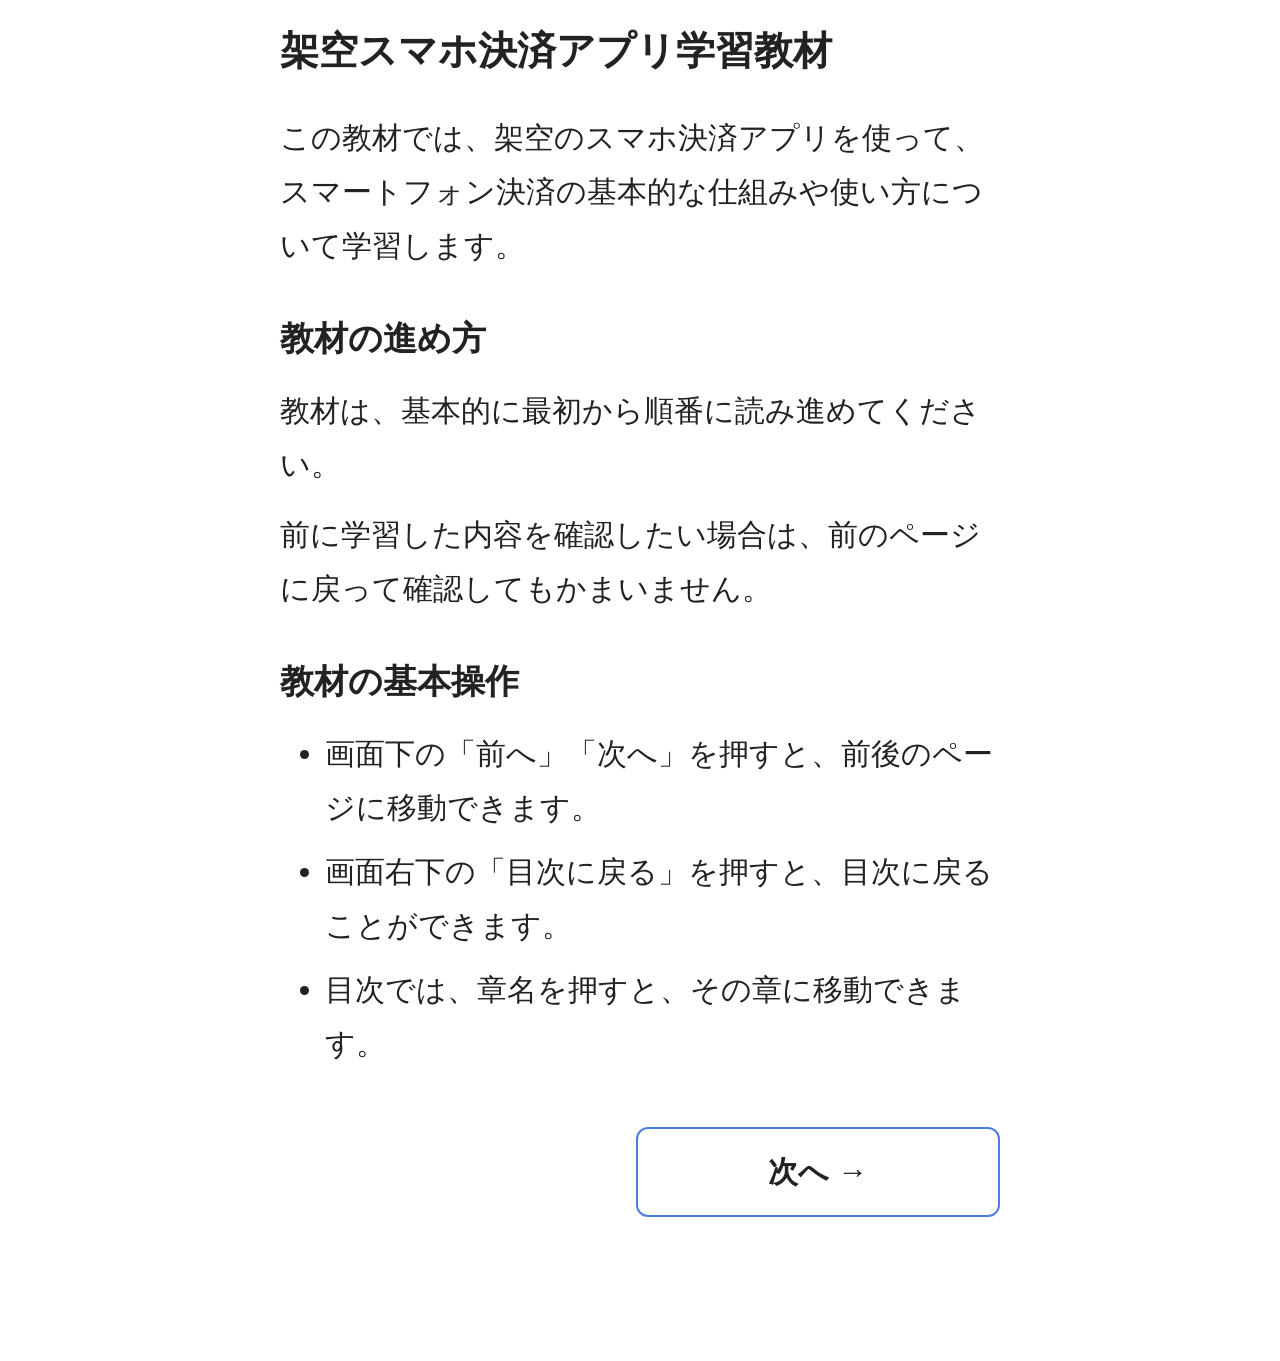
<file: index.HTML>
<!DOCTYPE html>
<html lang="ja">

<head>
  <meta charset="UTF-8">
  <meta name="viewport" content="width=device-width, initial-scale=1.0">

  <title>架空スマホ決済アプリ学習教材</title>

  <link rel="stylesheet" href="css/style.css">
</head>

<body>

  <main>

    <h1>架空スマホ決済アプリ学習教材</h1>

    <p>
      この教材では、架空のスマホ決済アプリを使って、スマートフォン決済の基本的な仕組みや使い方について学習します。
    </p>

    <h2>教材の進め方</h2>

    <p>
      教材は、基本的に最初から順番に読み進めてください。
    </p>

    <p>
      前に学習した内容を確認したい場合は、前のページに戻って確認してもかまいません。
    </p>

    <h2>教材の基本操作</h2>

    <ul>
      <li>画面下の「前へ」「次へ」を押すと、前後のページに移動できます。</li>
      <li>画面右下の「目次に戻る」を押すと、目次に戻ることができます。</li>
      <li>目次では、章名を押すと、その章に移動できます。</li>
    </ul>

    <nav class="chapter-nav">
      <span></span>
      <a href="toc.html">次へ →</a>
    </nav>

  </main>

</body>

</html>
</file>
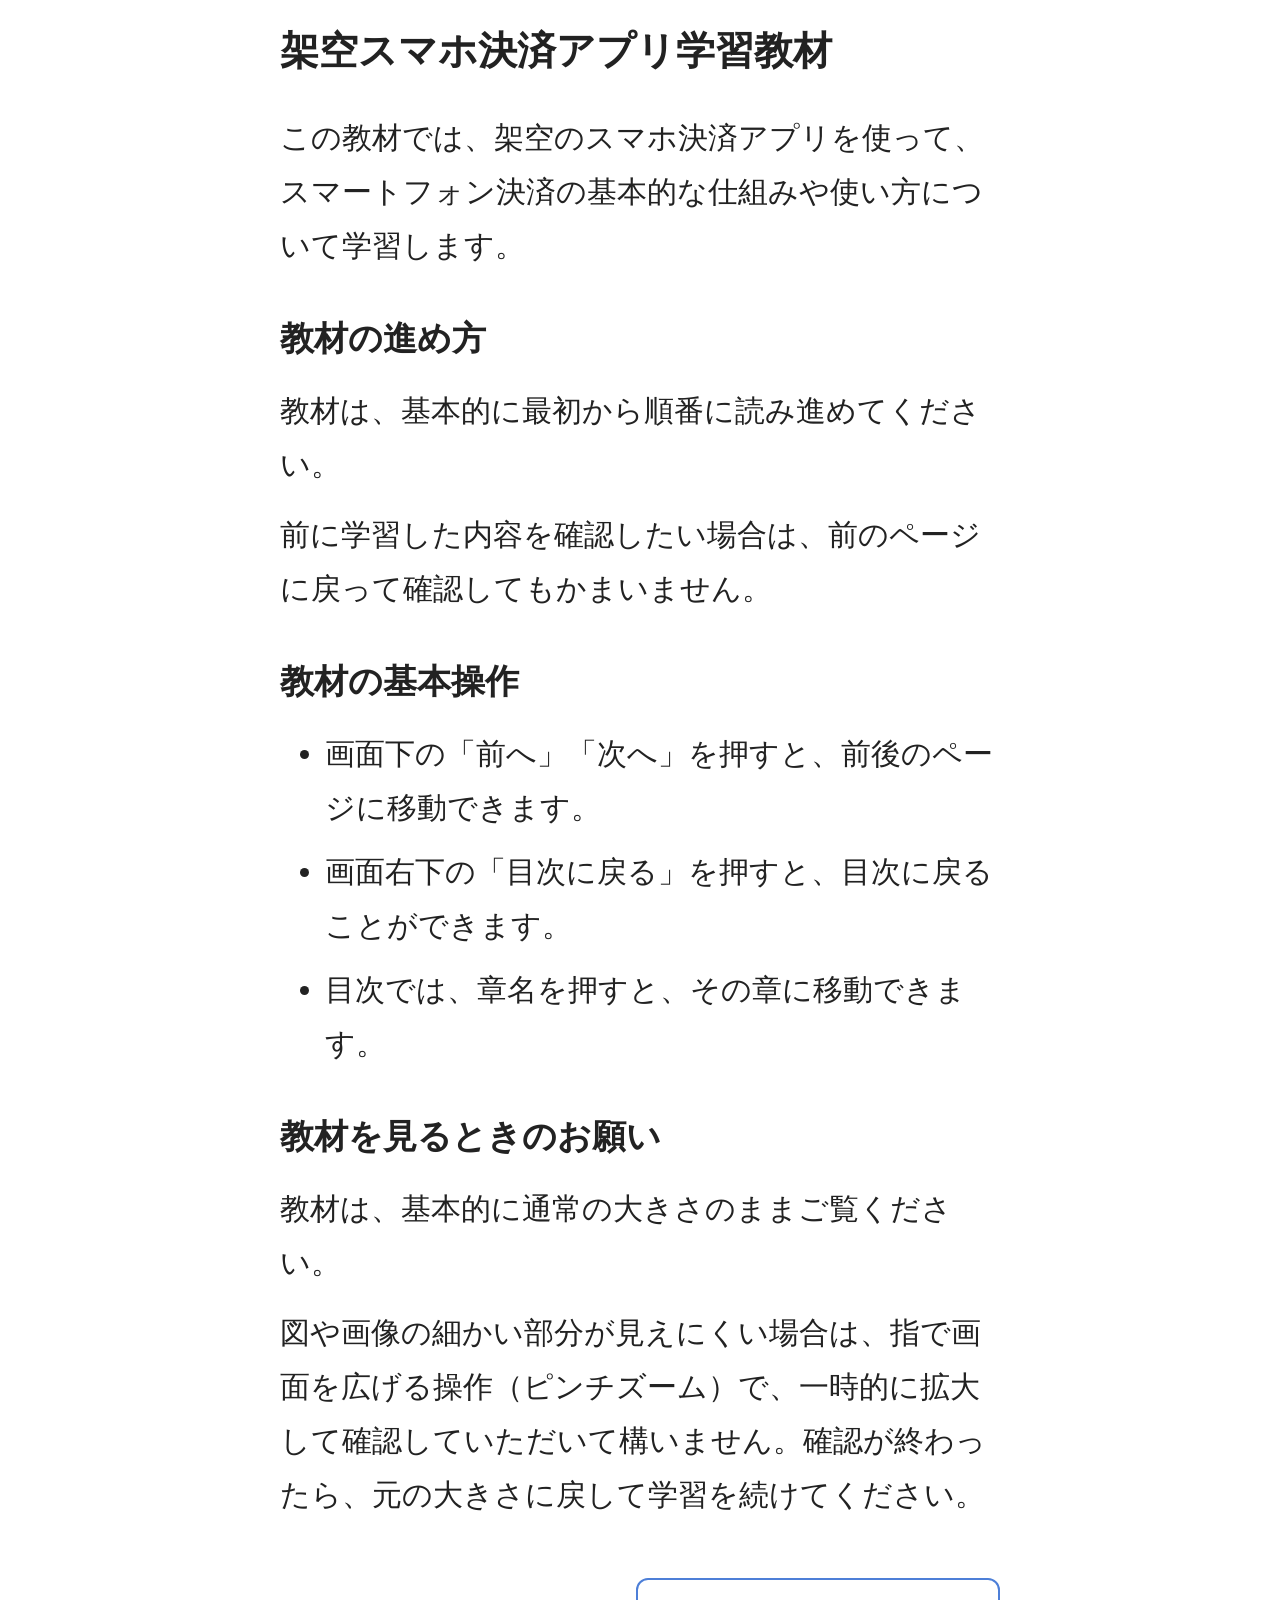
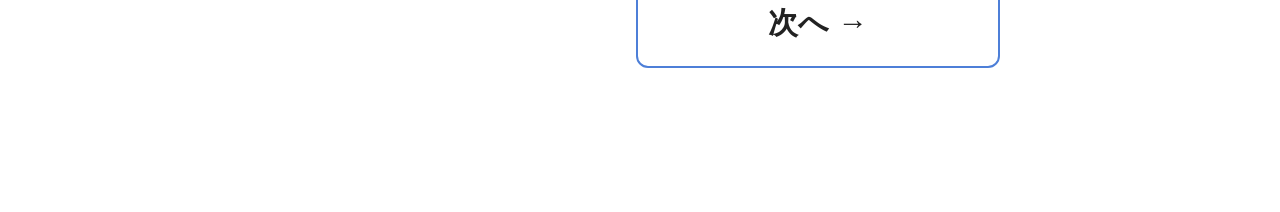
<file: index.html>
<!DOCTYPE html>
<html lang="ja">

<head>
  <meta charset="UTF-8">
  <meta name="viewport" content="width=device-width, initial-scale=1.0">

  <title>架空スマホ決済アプリ学習教材</title>

  <link rel="stylesheet" href="css/style.css">
</head>

<body>

  <main>

    <h1>架空スマホ決済アプリ学習教材</h1>

    <p>
      この教材では、架空のスマホ決済アプリを使って、スマートフォン決済の基本的な仕組みや使い方について学習します。
    </p>

    <h2>教材の進め方</h2>

    <p>
      教材は、基本的に最初から順番に読み進めてください。
    </p>

    <p>
      前に学習した内容を確認したい場合は、前のページに戻って確認してもかまいません。
    </p>

    <h2>教材の基本操作</h2>

    <ul>
      <li>画面下の「前へ」「次へ」を押すと、前後のページに移動できます。</li>
      <li>画面右下の「目次に戻る」を押すと、目次に戻ることができます。</li>
      <li>目次では、章名を押すと、その章に移動できます。</li>
    </ul>

    <h2>教材を見るときのお願い</h2>

    <p>
      教材は、基本的に通常の大きさのままご覧ください。
    </p>

    <p>
      図や画像の細かい部分が見えにくい場合は、指で画面を広げる操作（ピンチズーム）で、一時的に拡大して確認していただいて構いません。確認が終わったら、元の大きさに戻して学習を続けてください。
    </p>

    <nav class="chapter-nav">
      <span></span>
      <a href="toc.html">次へ →</a>
    </nav>

  </main>

</body>

</html>
</file>
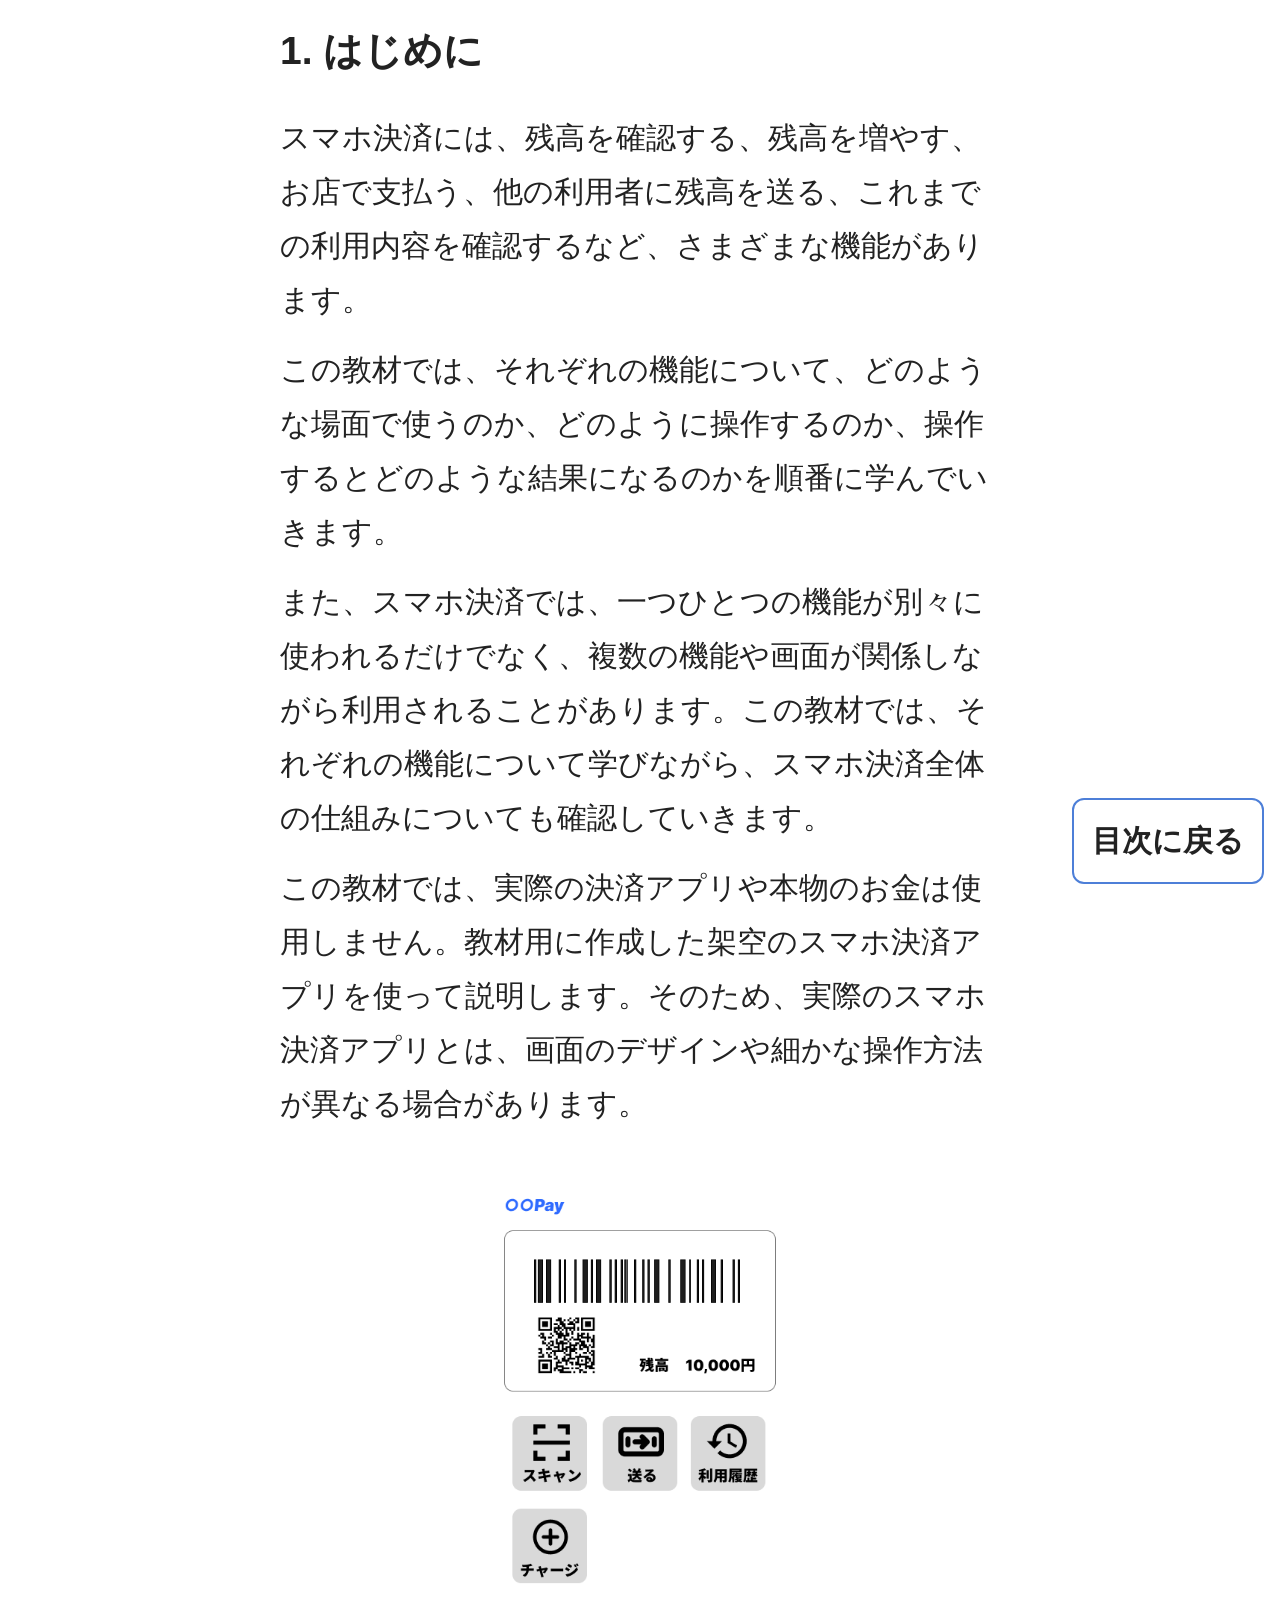
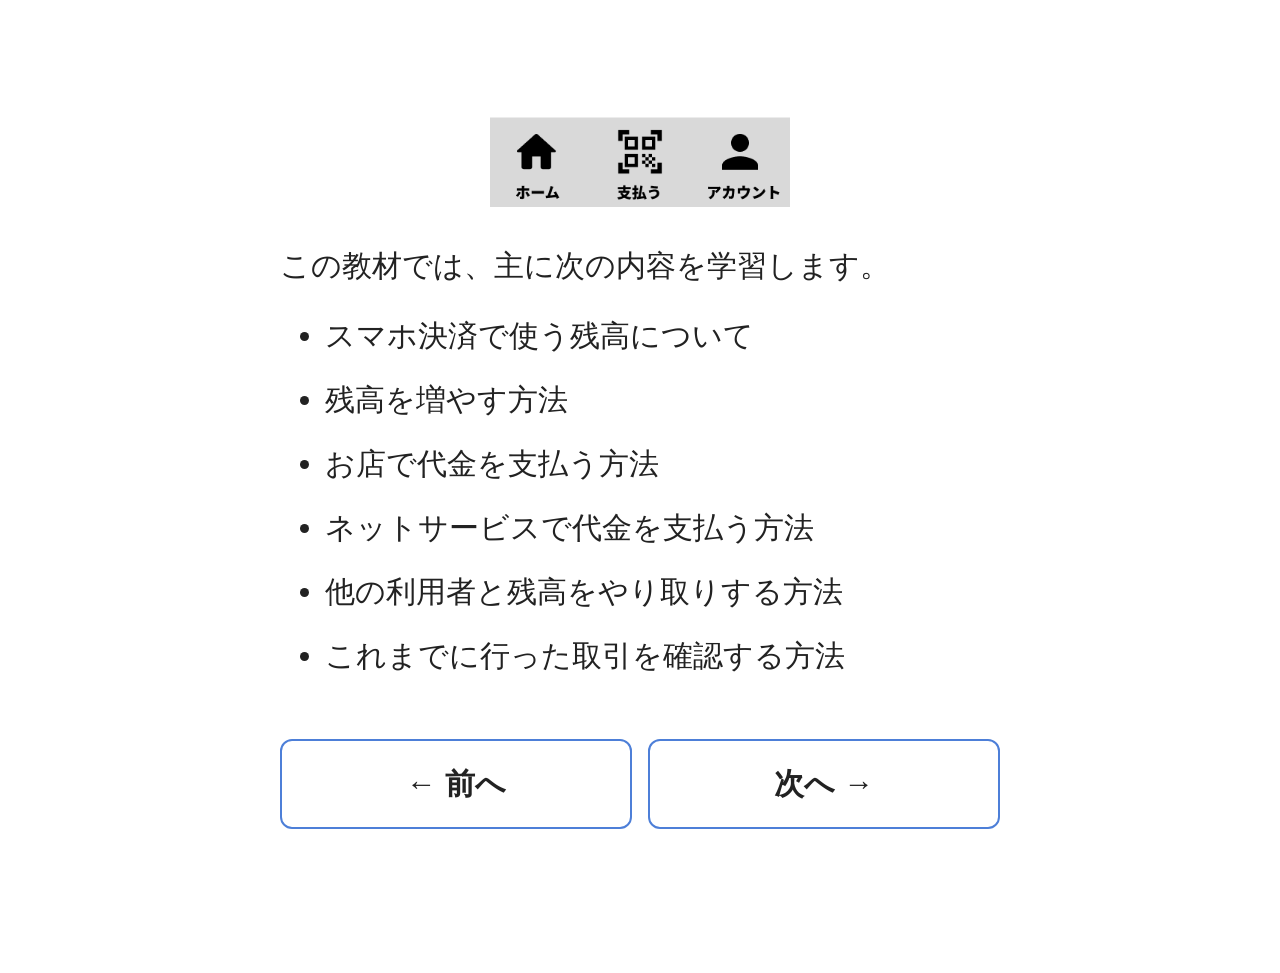
<file: chapter1.html>
<!DOCTYPE html>

<html lang="ja">

<head>
  <meta charset="UTF-8">
  <meta name="viewport" content="width=device-width, initial-scale=1.0">

  <title>1. はじめに | 架空スマホ決済アプリ学習教材</title>

  <link rel="stylesheet" href="css/style.css">
</head>

<body>

  <main>

    <h1>1. はじめに</h1>

    <p>
      スマホ決済には、残高を確認する、残高を増やす、お店で支払う、他の利用者に残高を送る、これまでの利用内容を確認するなど、さまざまな機能があります。
    </p>

    <p>
      この教材では、それぞれの機能について、どのような場面で使うのか、どのように操作するのか、操作するとどのような結果になるのかを順番に学んでいきます。
    </p>

    <p>
      また、スマホ決済では、一つひとつの機能が別々に使われるだけでなく、複数の機能や画面が関係しながら利用されることがあります。この教材では、それぞれの機能について学びながら、スマホ決済全体の仕組みについても確認していきます。
    </p>

    <p>
      この教材では、実際の決済アプリや本物のお金は使用しません。教材用に作成した架空のスマホ決済アプリを使って説明します。そのため、実際のスマホ決済アプリとは、画面のデザインや細かな操作方法が異なる場合があります。
    </p>

    <img
      src="images/app/screen-a0.png"
      alt="教材で使用する架空スマホ決済アプリのホーム画面"
      class="app-screen"
    >

    <p>
      この教材では、主に次の内容を学習します。
    </p>

    <ul>
      <li>スマホ決済で使う残高について</li>
      <li>残高を増やす方法</li>
      <li>お店で代金を支払う方法</li>
      <li>ネットサービスで代金を支払う方法</li>
      <li>他の利用者と残高をやり取りする方法</li>
      <li>これまでに行った取引を確認する方法</li>
    </ul>

    <nav class="chapter-nav">
      <a href="toc.html">← 前へ</a>
      <a href="chapter2.html">次へ →</a>
    </nav>

  </main>

  <a href="toc.html" class="back-to-toc">
    目次に戻る
  </a>

</body>

</html>
</file>
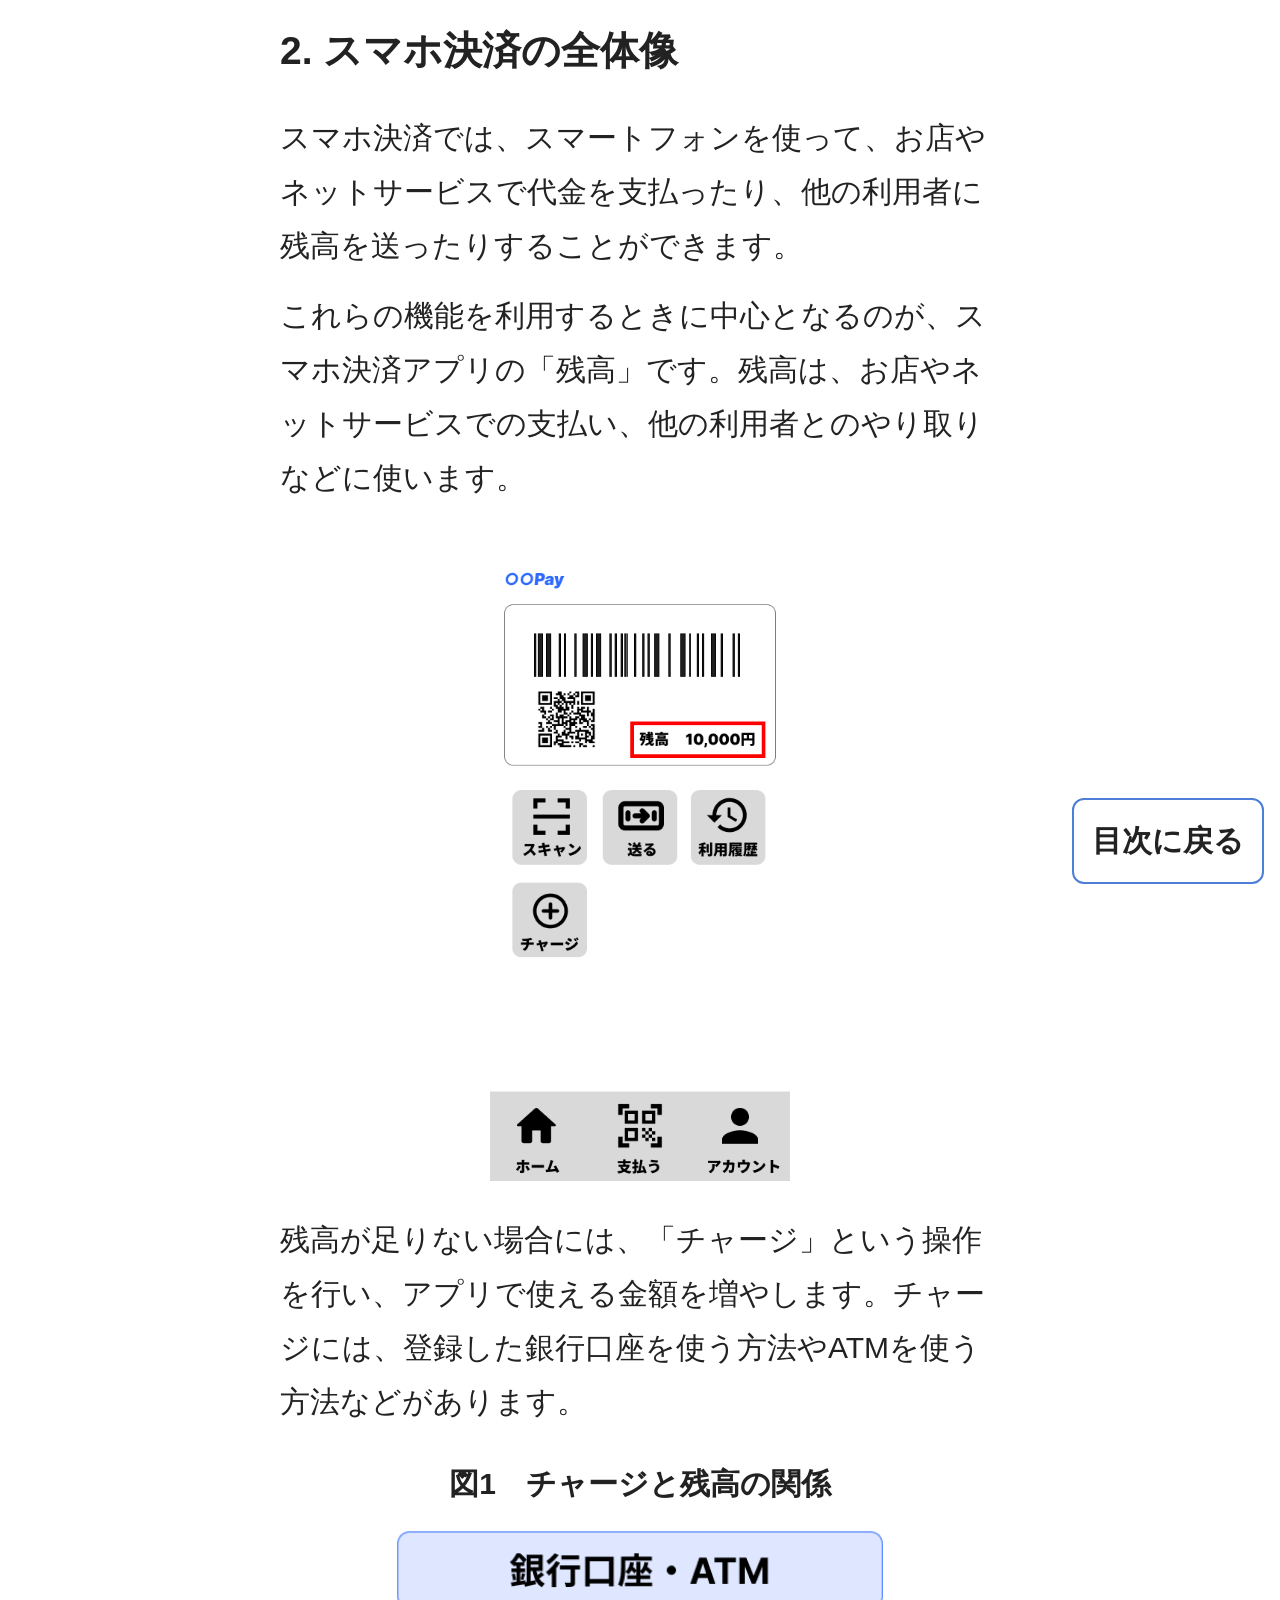
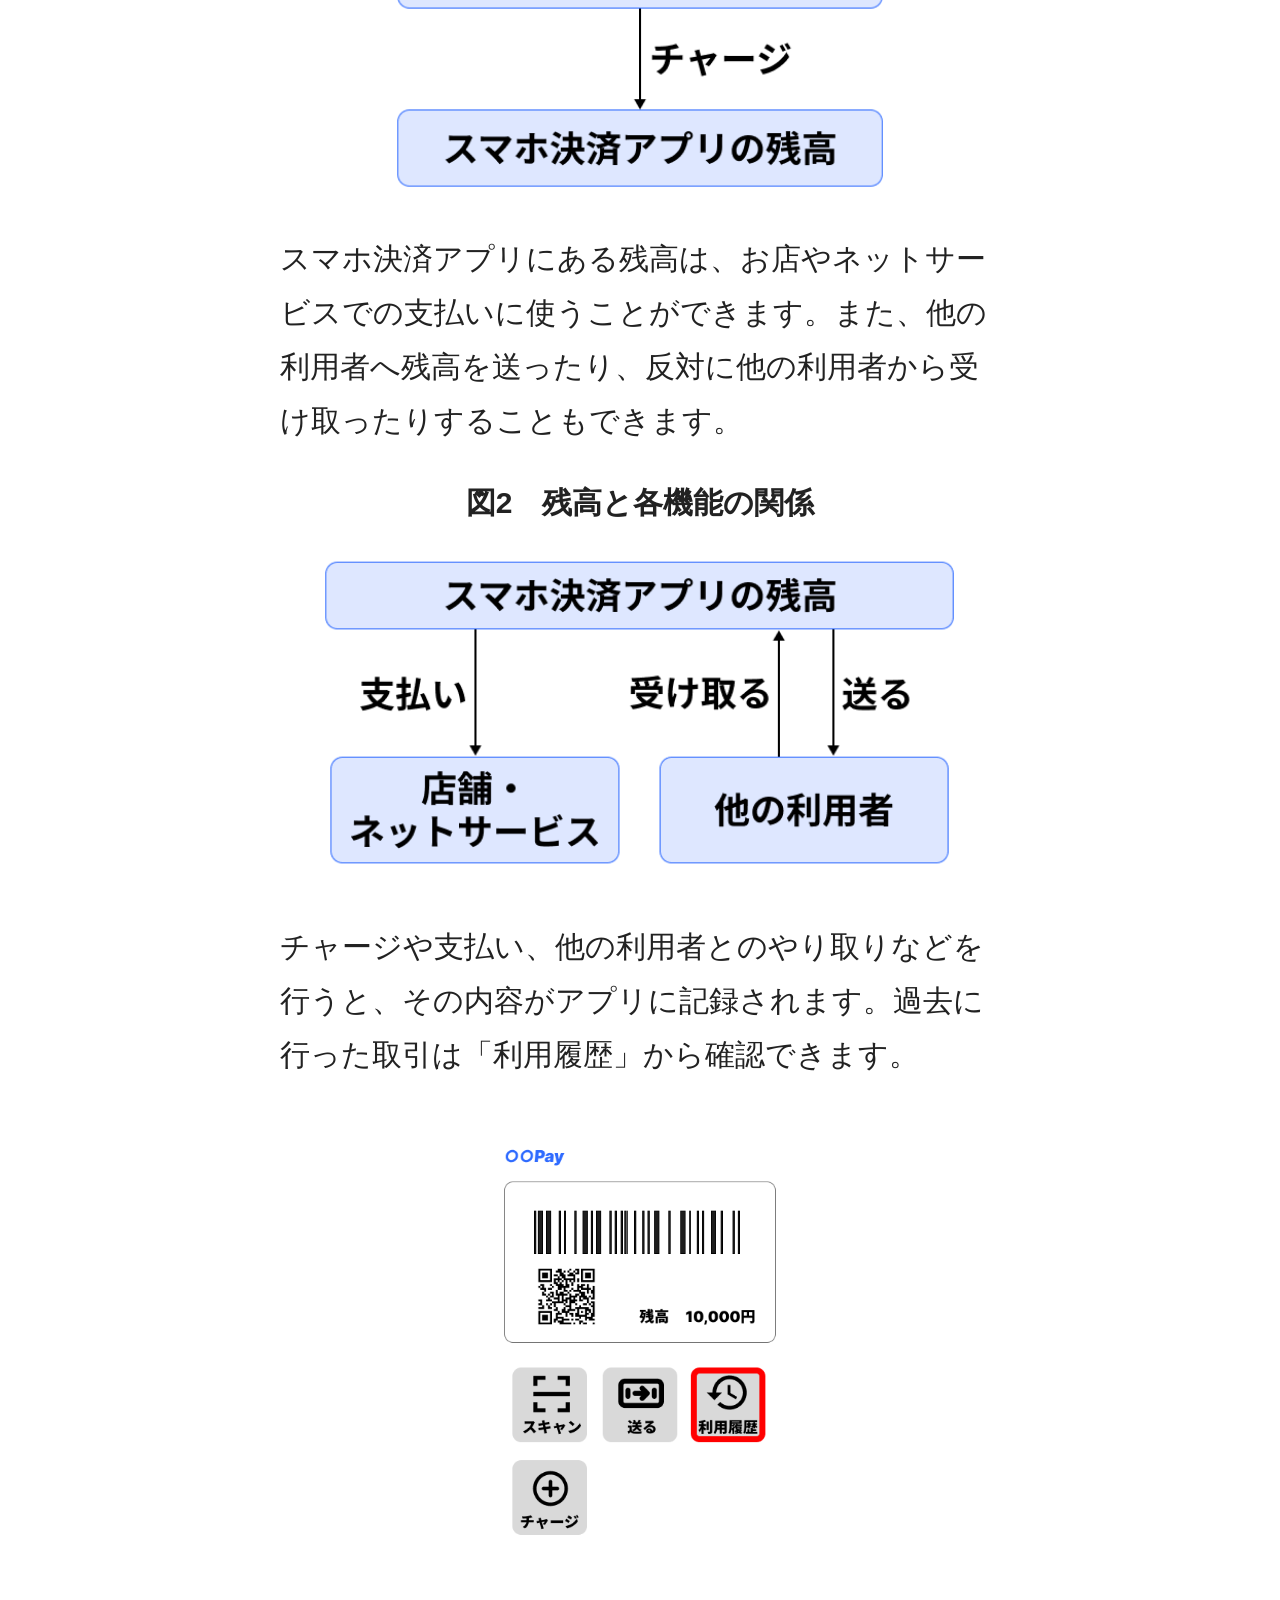
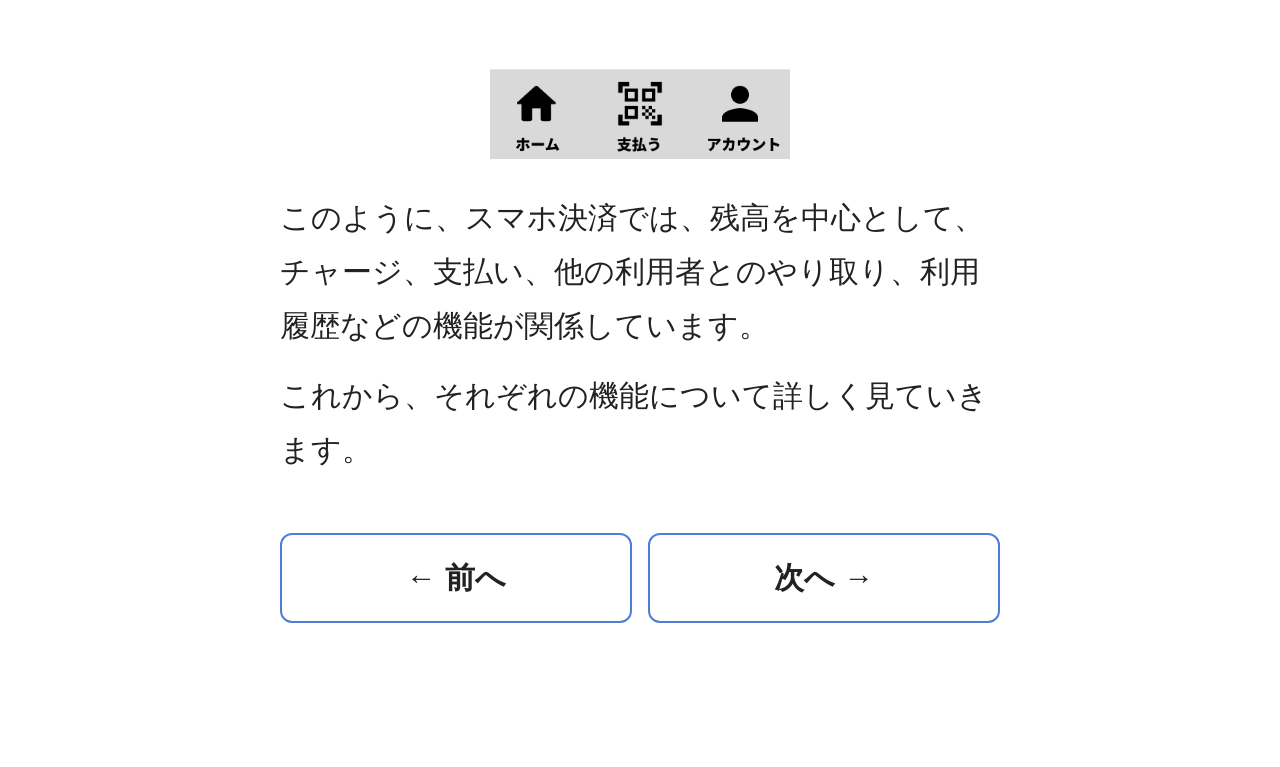
<file: chapter2.html>
<!DOCTYPE html>
<html lang="ja">

<head>
  <meta charset="UTF-8">
  <meta name="viewport" content="width=device-width, initial-scale=1.0">

  <title>2. スマホ決済の全体像 | 架空スマホ決済アプリ学習教材</title>

  <link rel="stylesheet" href="css/style.css">
</head>

<body>

  <main>

    <h1>2. スマホ決済の全体像</h1>

    <p>
      スマホ決済では、スマートフォンを使って、お店やネットサービスで代金を支払ったり、他の利用者に残高を送ったりすることができます。
    </p>

    <p>
      これらの機能を利用するときに中心となるのが、スマホ決済アプリの「残高」です。残高は、お店やネットサービスでの支払い、他の利用者とのやり取りなどに使います。
    </p>

    <img
      src="images/app/screen-a0-balance.png"
      alt="ホーム画面の残高が表示されている部分を赤枠で示した画面"
      class="app-screen"
    >

    <p>
      残高が足りない場合には、「チャージ」という操作を行い、アプリで使える金額を増やします。チャージには、登録した銀行口座を使う方法やATMを使う方法などがあります。
    </p>

    <figure>
      <figcaption>図1　チャージと残高の関係</figcaption>
      <img
        src="images/figures/figure-01-charge-balance.png"
        alt="銀行口座やATMからチャージを行い、スマホ決済アプリの残高を増やす関係"
        class="figure-image"
      >
    </figure>

    <p>
      スマホ決済アプリにある残高は、お店やネットサービスでの支払いに使うことができます。また、他の利用者へ残高を送ったり、反対に他の利用者から受け取ったりすることもできます。
    </p>

    <figure>
      <figcaption>図2　残高と各機能の関係</figcaption>
      <img
        src="images/figures/figure-02-balance-functions.png"
        alt="スマホ決済アプリの残高と、支払い、送る、受け取る機能の関係"
        class="figure-image"
      >
    </figure>

    <p>
      チャージや支払い、他の利用者とのやり取りなどを行うと、その内容がアプリに記録されます。過去に行った取引は「利用履歴」から確認できます。
    </p>

    <img
      src="images/app/screen-a0-history.png"
      alt="ホーム画面の利用履歴の位置を赤枠で示した画面"
      class="app-screen"
    >

    <p>
      このように、スマホ決済では、残高を中心として、チャージ、支払い、他の利用者とのやり取り、利用履歴などの機能が関係しています。
    </p>

    <p>
      これから、それぞれの機能について詳しく見ていきます。
    </p>

    <nav class="chapter-nav">
      <a href="chapter1.html">← 前へ</a>
      <a href="chapter3.html">次へ →</a>
    </nav>

  </main>

  <a href="toc.html" class="back-to-toc">
    目次に戻る
  </a>

</body>

</html>
</file>
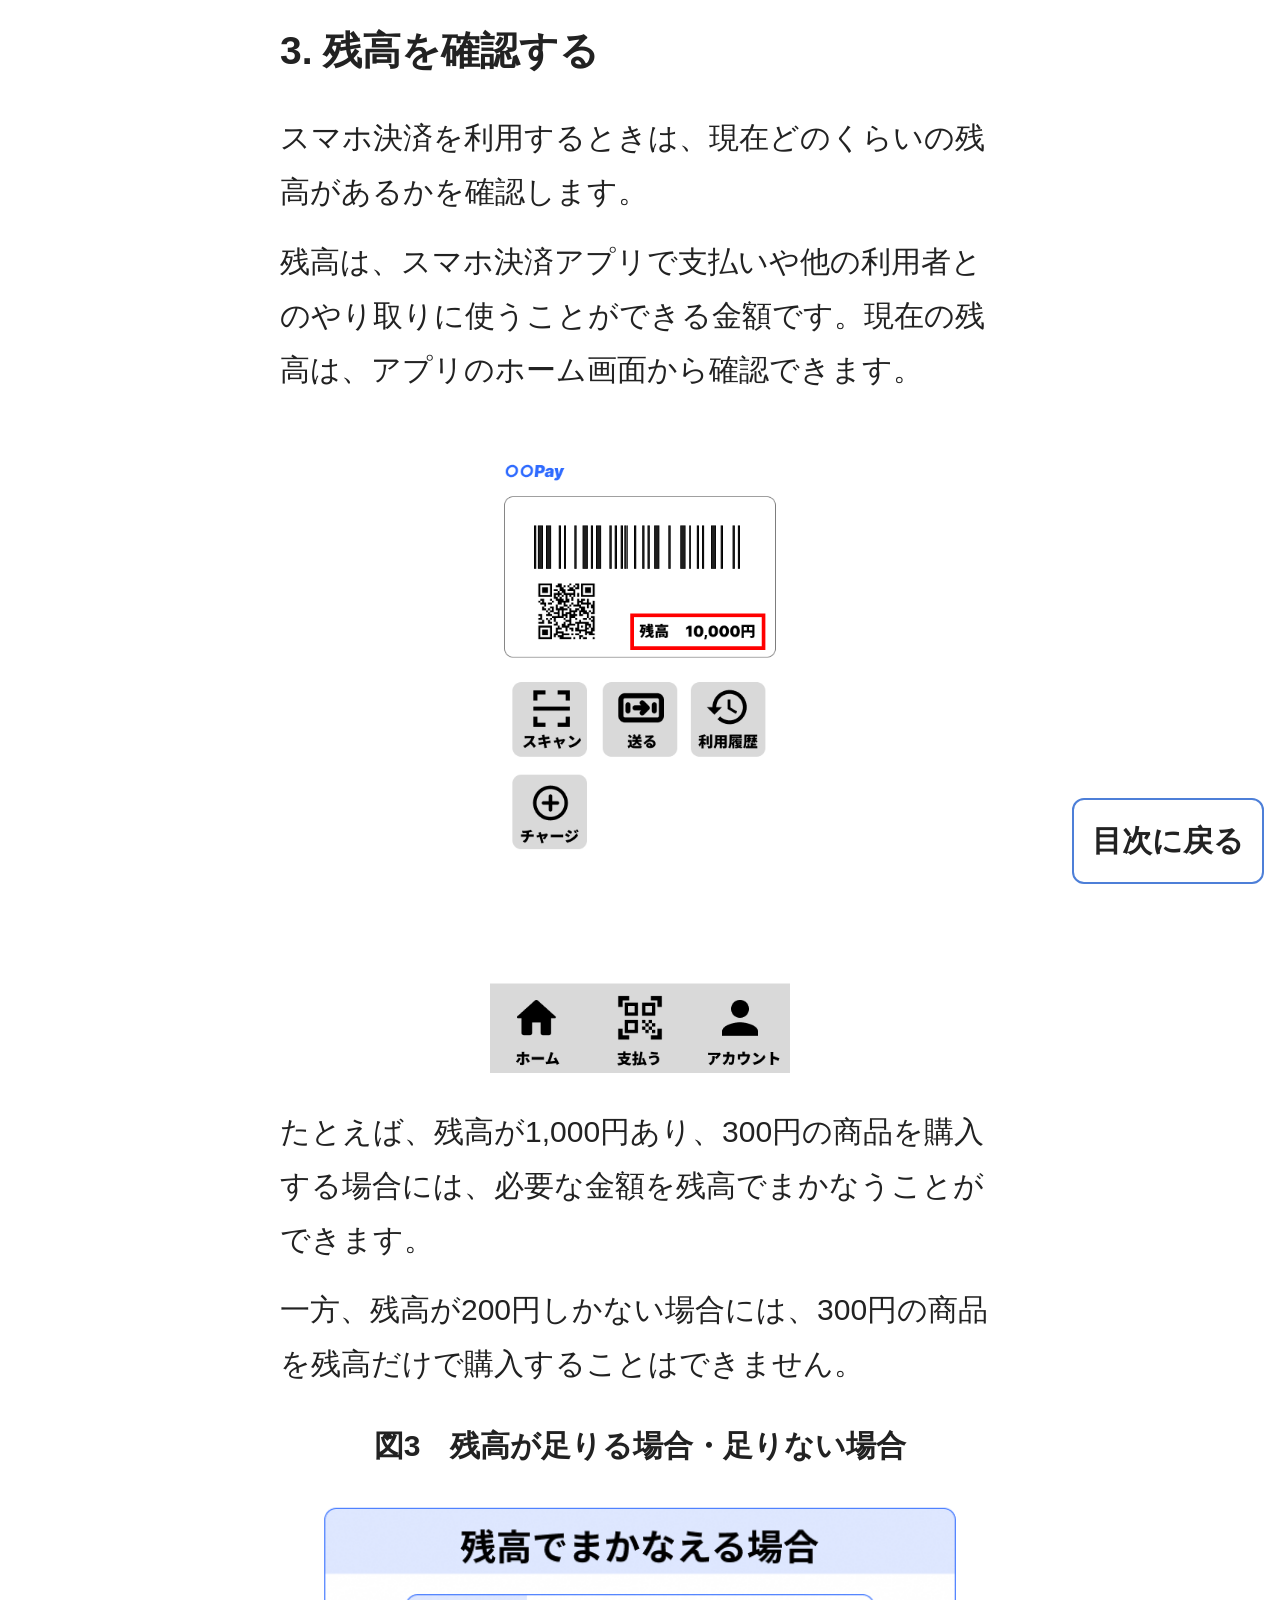
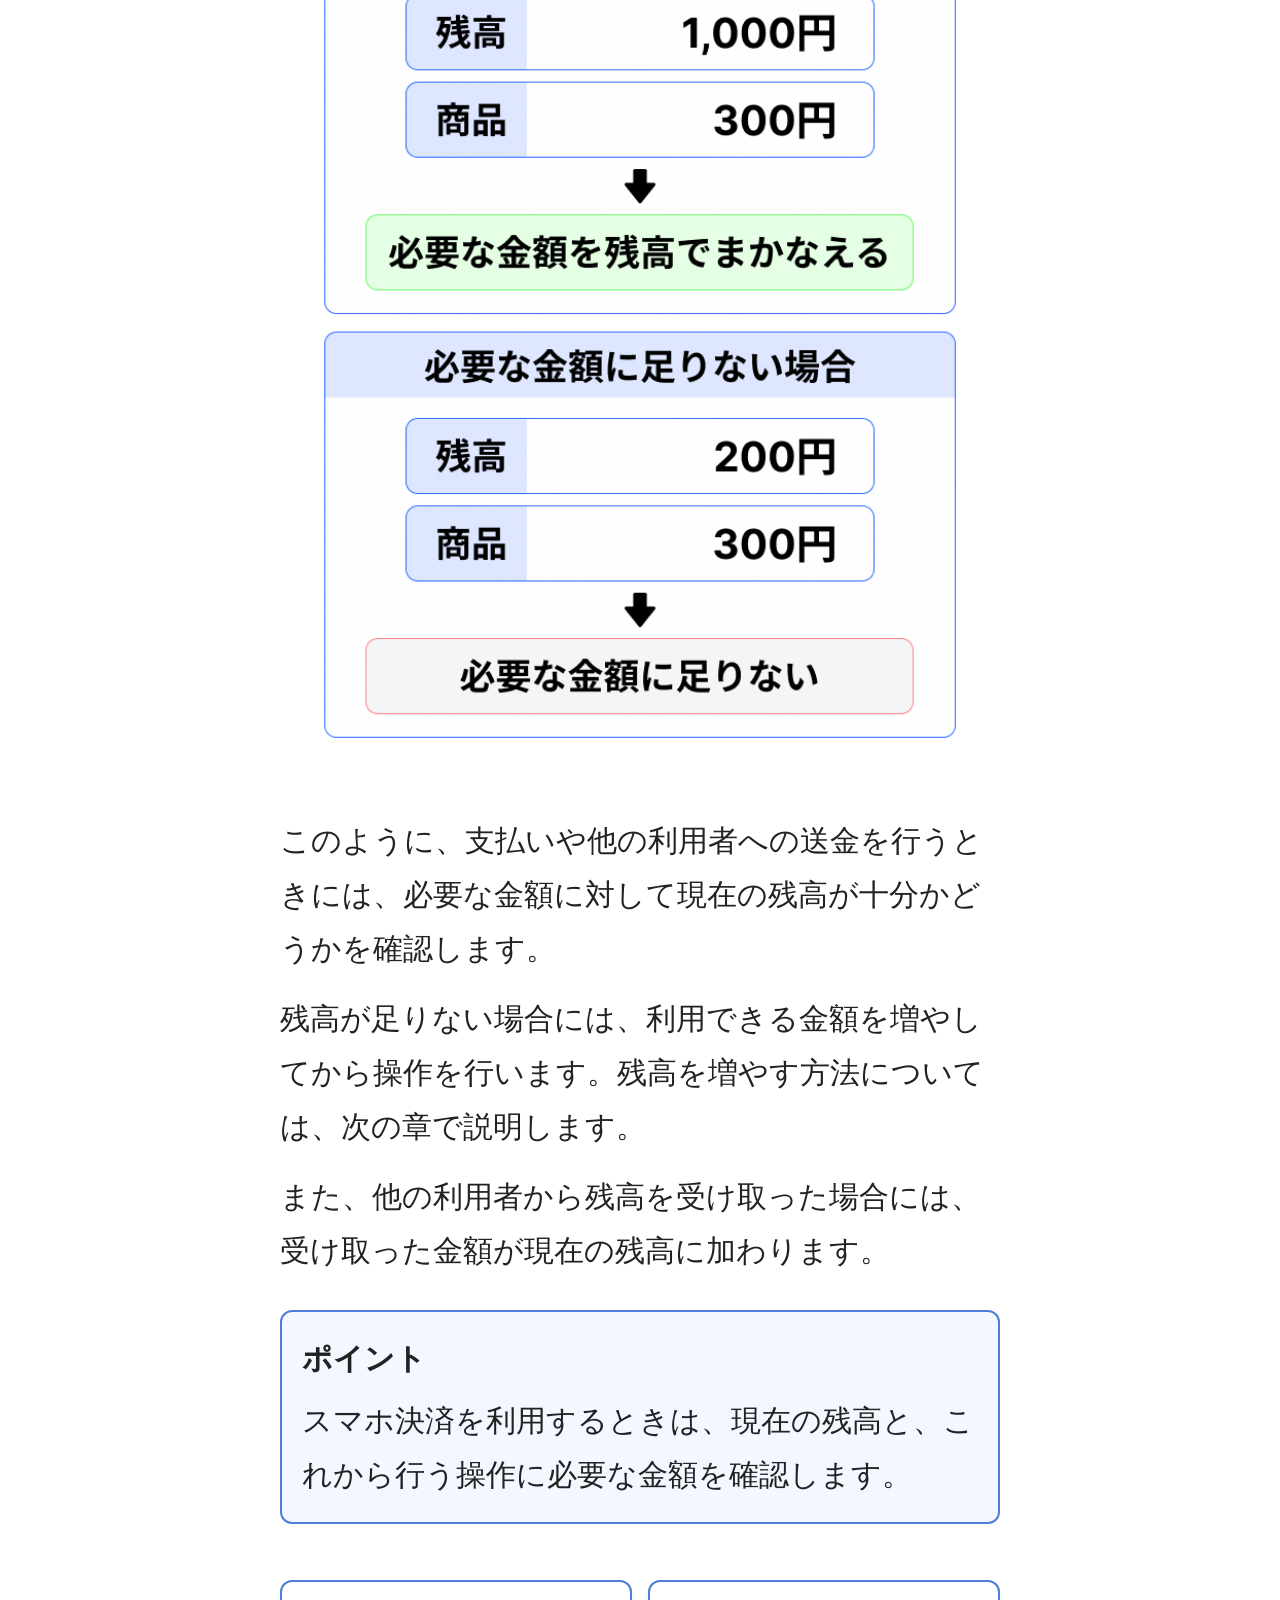
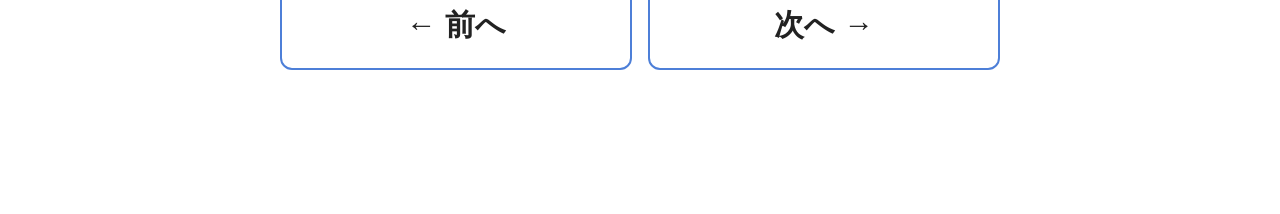
<file: chapter3.html>
<!DOCTYPE html>
<html lang="ja">

<head>
  <meta charset="UTF-8">
  <meta name="viewport" content="width=device-width, initial-scale=1.0">

  <title>3. 残高を確認する | 架空スマホ決済アプリ学習教材</title>

  <link rel="stylesheet" href="css/style.css">
</head>

<body>

  <main>

    <h1>3. 残高を確認する</h1>

    <p>
      スマホ決済を利用するときは、現在どのくらいの残高があるかを確認します。
    </p>

    <p>
      残高は、スマホ決済アプリで支払いや他の利用者とのやり取りに使うことができる金額です。現在の残高は、アプリのホーム画面から確認できます。
    </p>

    <img
      src="images/app/screen-a0-balance.png"
      alt="ホーム画面の残高10,000円が表示されている部分を赤枠で示した画面"
      class="app-screen"
    >

    <p>
      たとえば、残高が1,000円あり、300円の商品を購入する場合には、必要な金額を残高でまかなうことができます。
    </p>

    <p>
      一方、残高が200円しかない場合には、300円の商品を残高だけで購入することはできません。
    </p>

    <figure>
      <figcaption>図3　残高が足りる場合・足りない場合</figcaption>
      <img
        src="images/figures/figure-03-balance-enough-insufficient.png"
        alt="残高が商品の金額に足りる場合と足りない場合の比較"
        class="figure-image"
      >
    </figure>

    <p>
      このように、支払いや他の利用者への送金を行うときには、必要な金額に対して現在の残高が十分かどうかを確認します。
    </p>

    <p>
      残高が足りない場合には、利用できる金額を増やしてから操作を行います。残高を増やす方法については、次の章で説明します。
    </p>

    <p>
      また、他の利用者から残高を受け取った場合には、受け取った金額が現在の残高に加わります。
    </p>

    <div class="point-box">
      <p class="point-title">ポイント</p>
      <p>
        スマホ決済を利用するときは、現在の残高と、これから行う操作に必要な金額を確認します。
      </p>
    </div>

    <nav class="chapter-nav">
      <a href="chapter2.html">← 前へ</a>
      <a href="chapter4.html">次へ →</a>
    </nav>

  </main>

  <a href="toc.html" class="back-to-toc">
    目次に戻る
  </a>

</body>

</html>
</file>
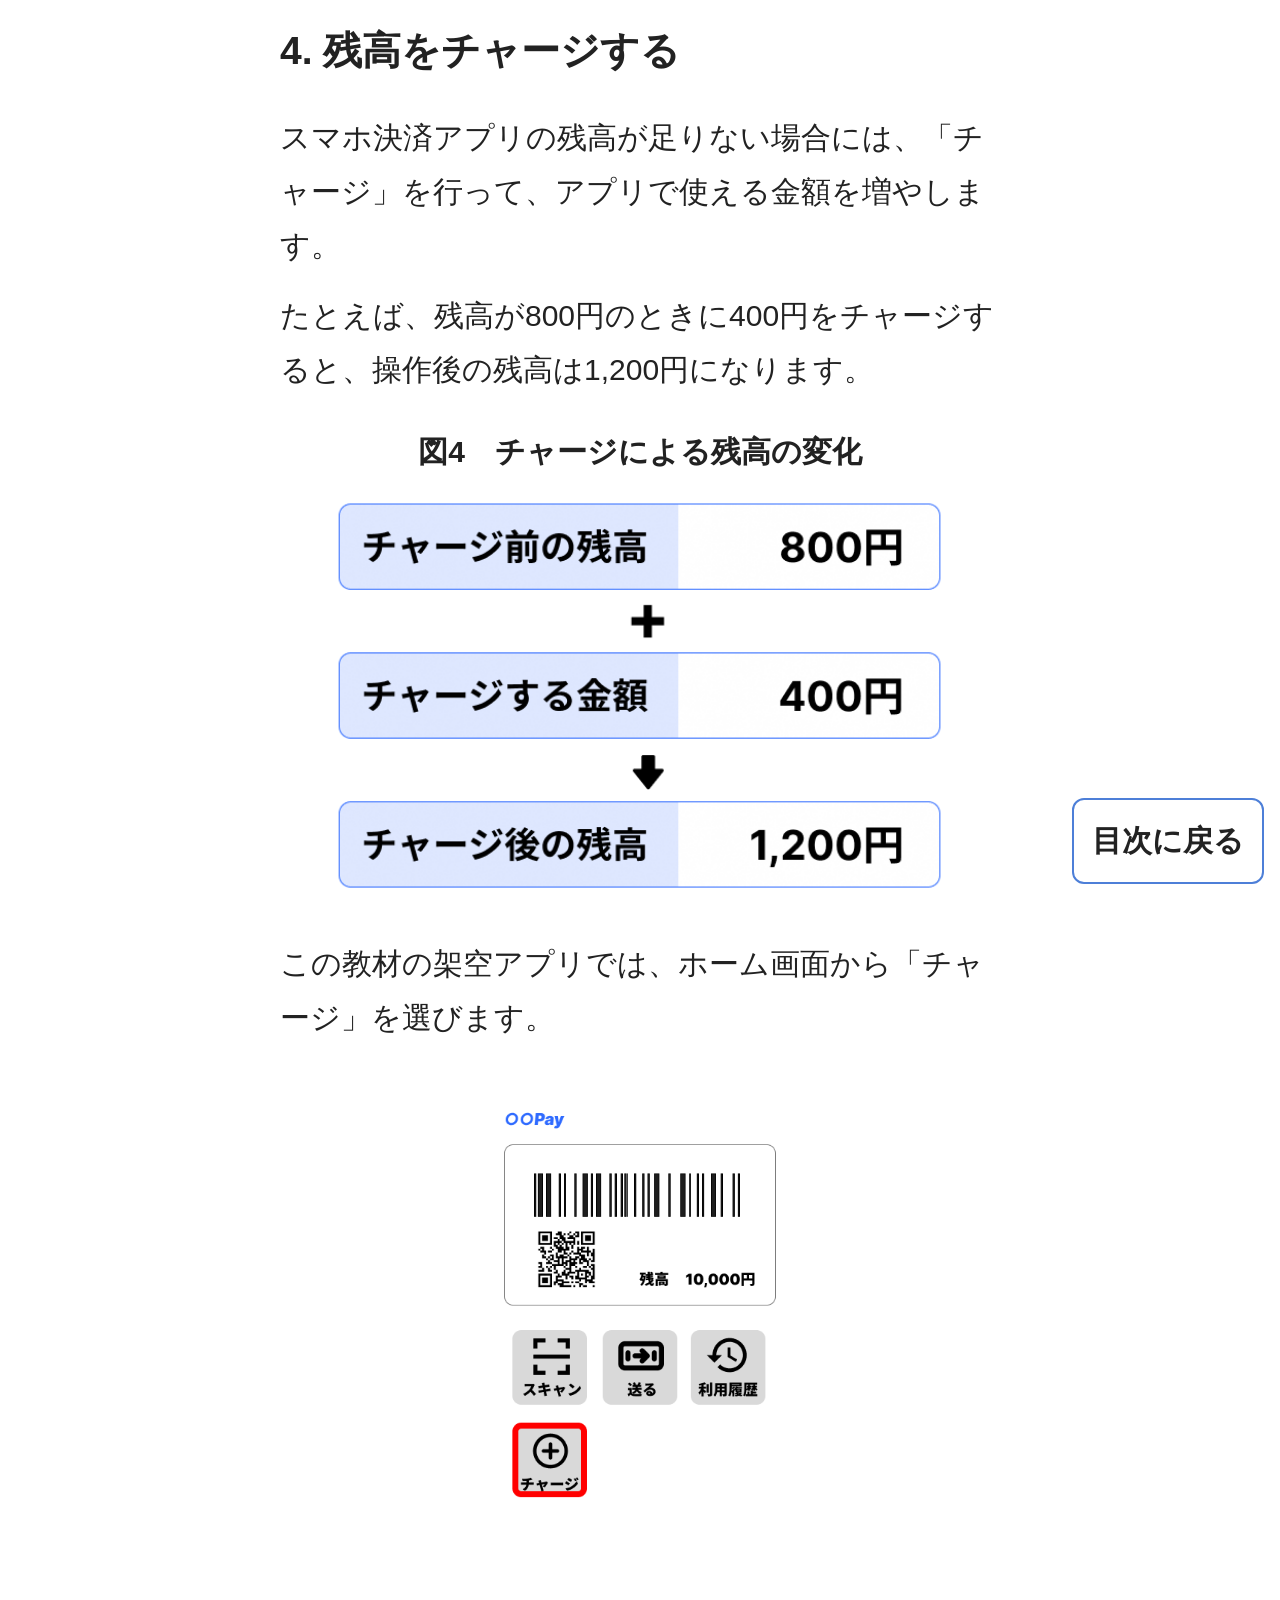
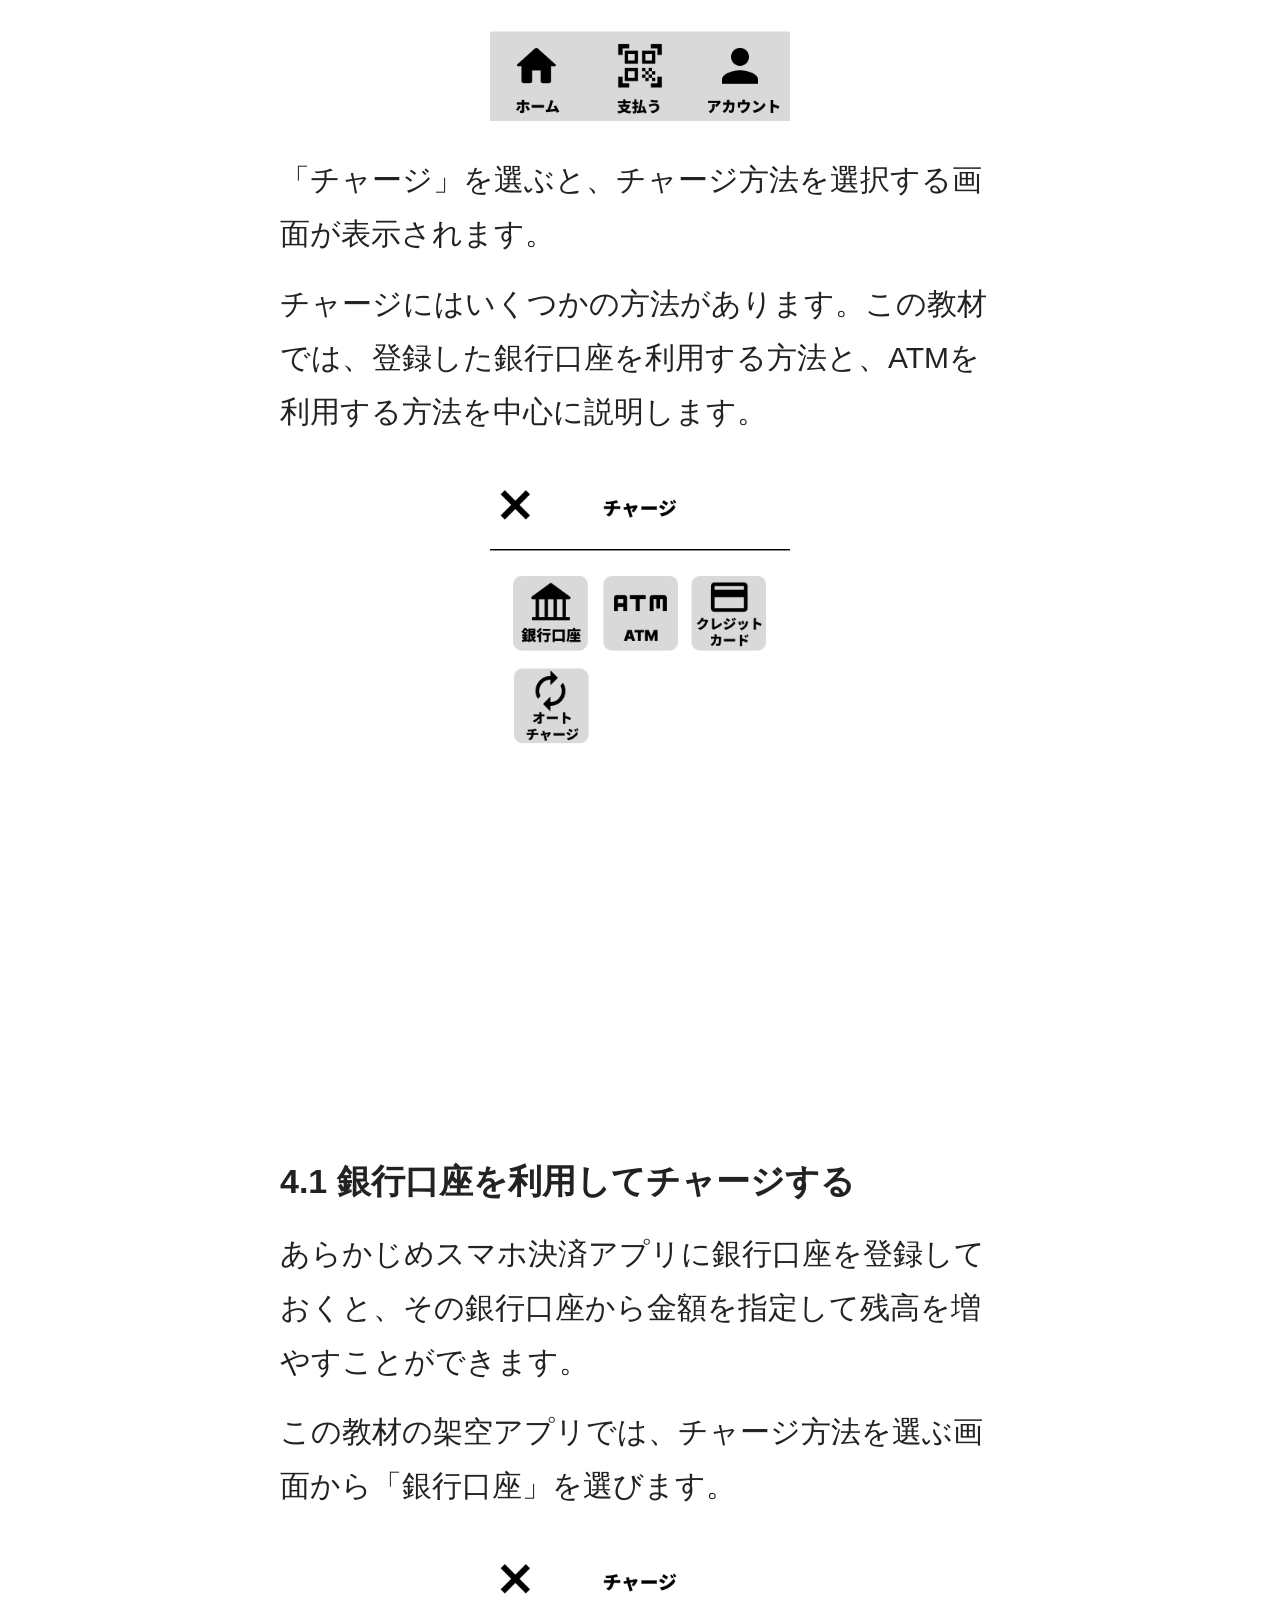
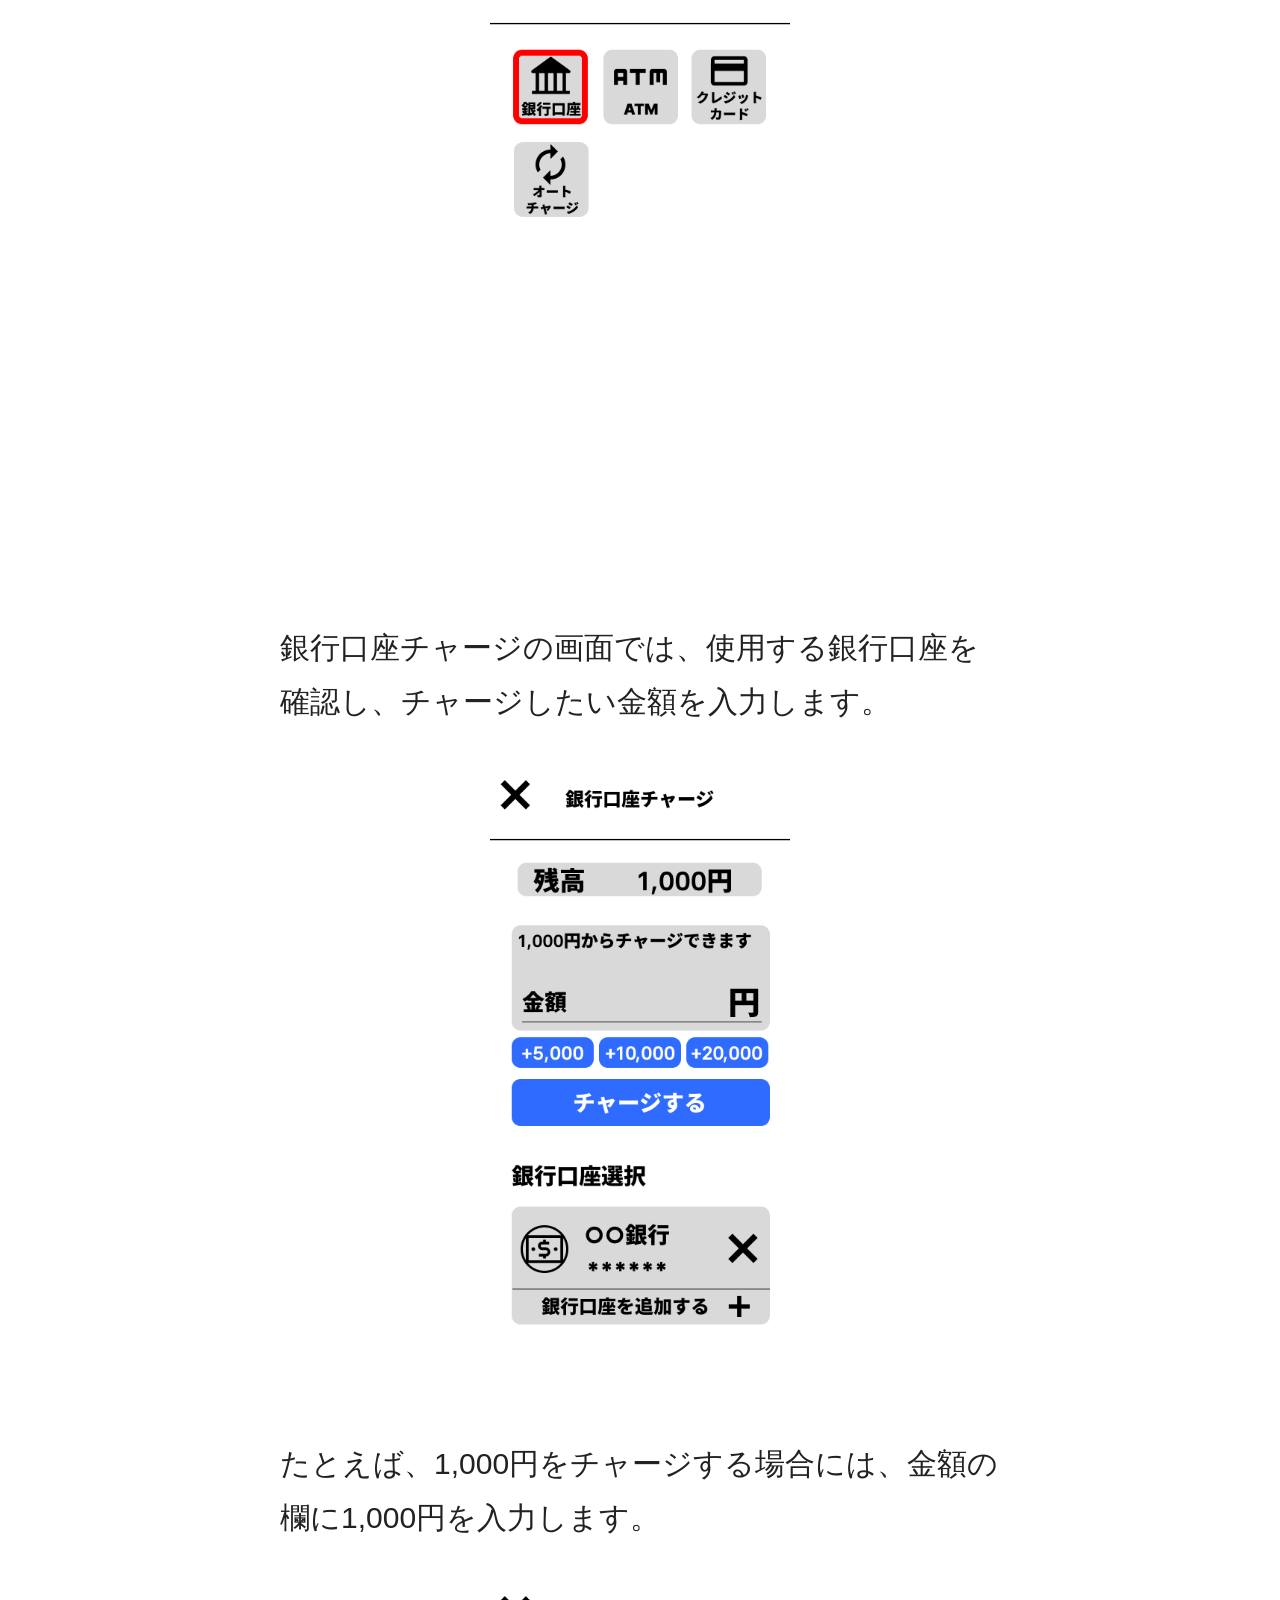
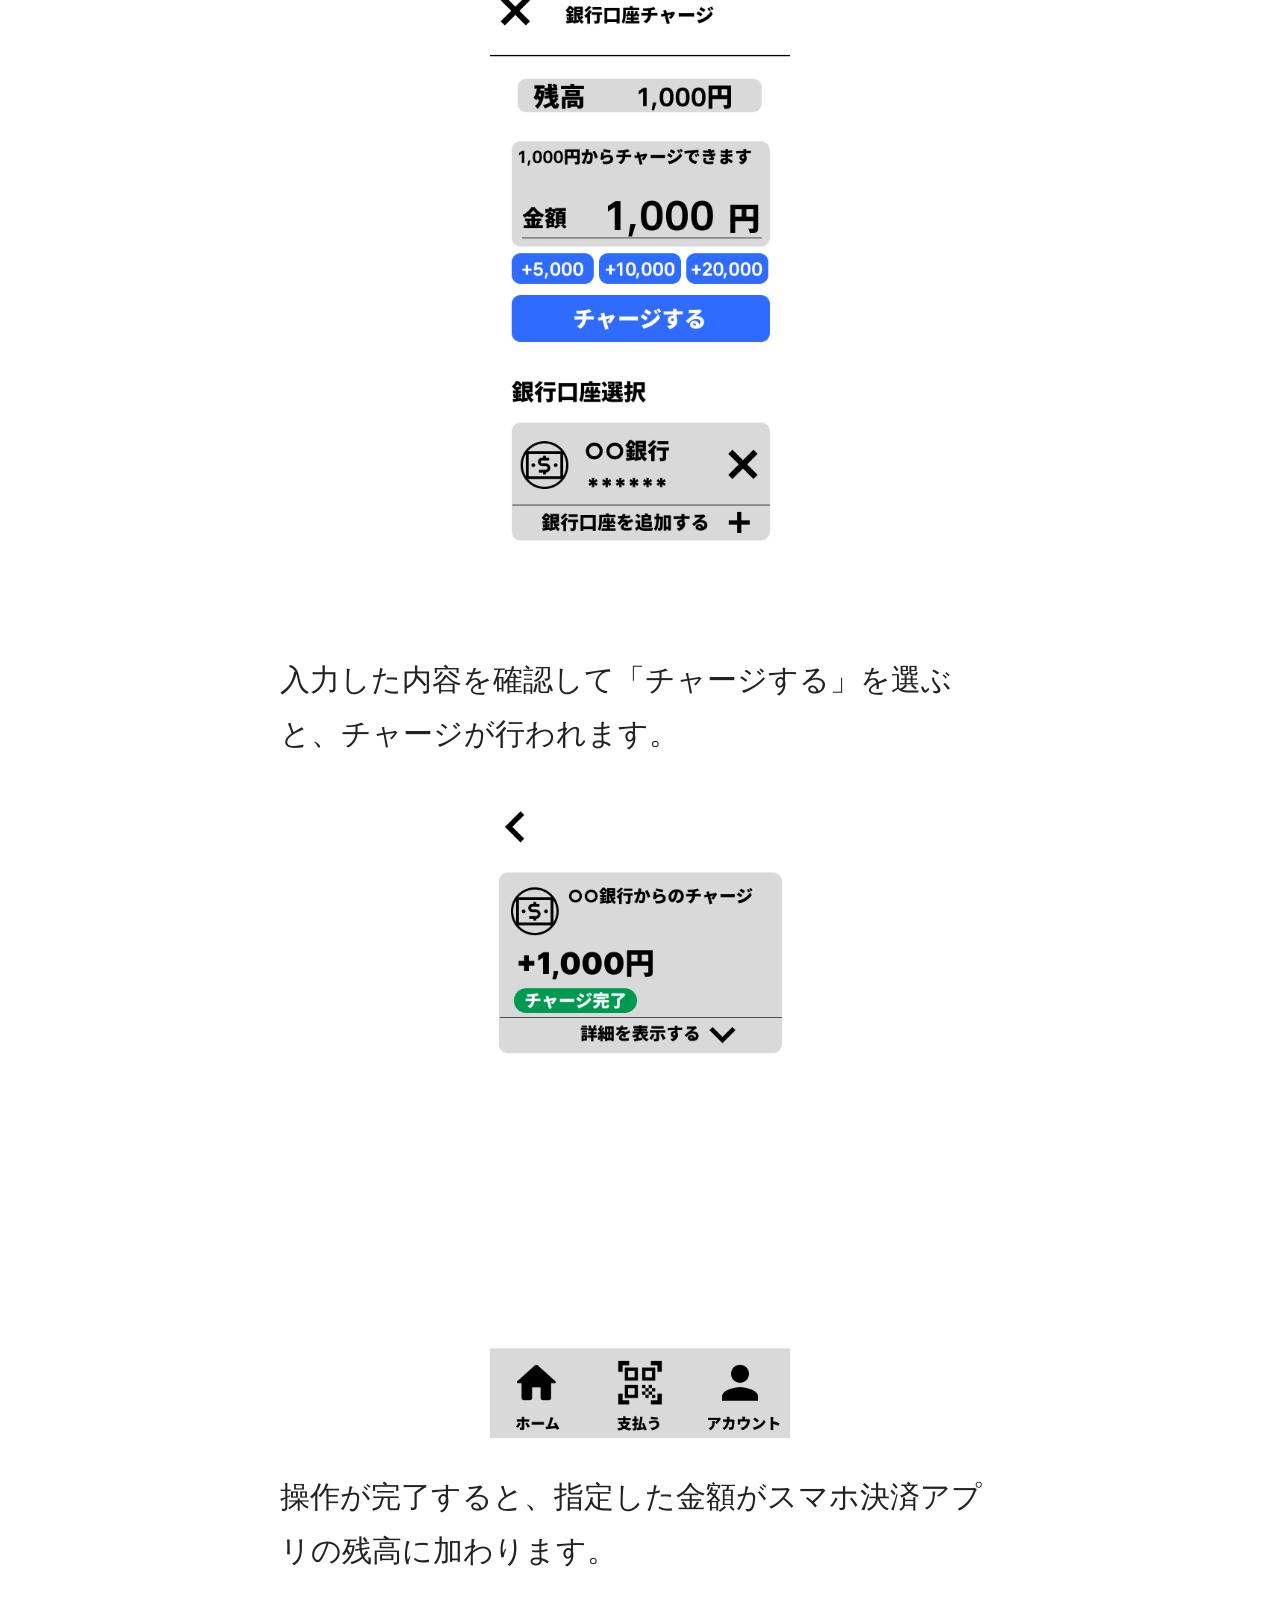
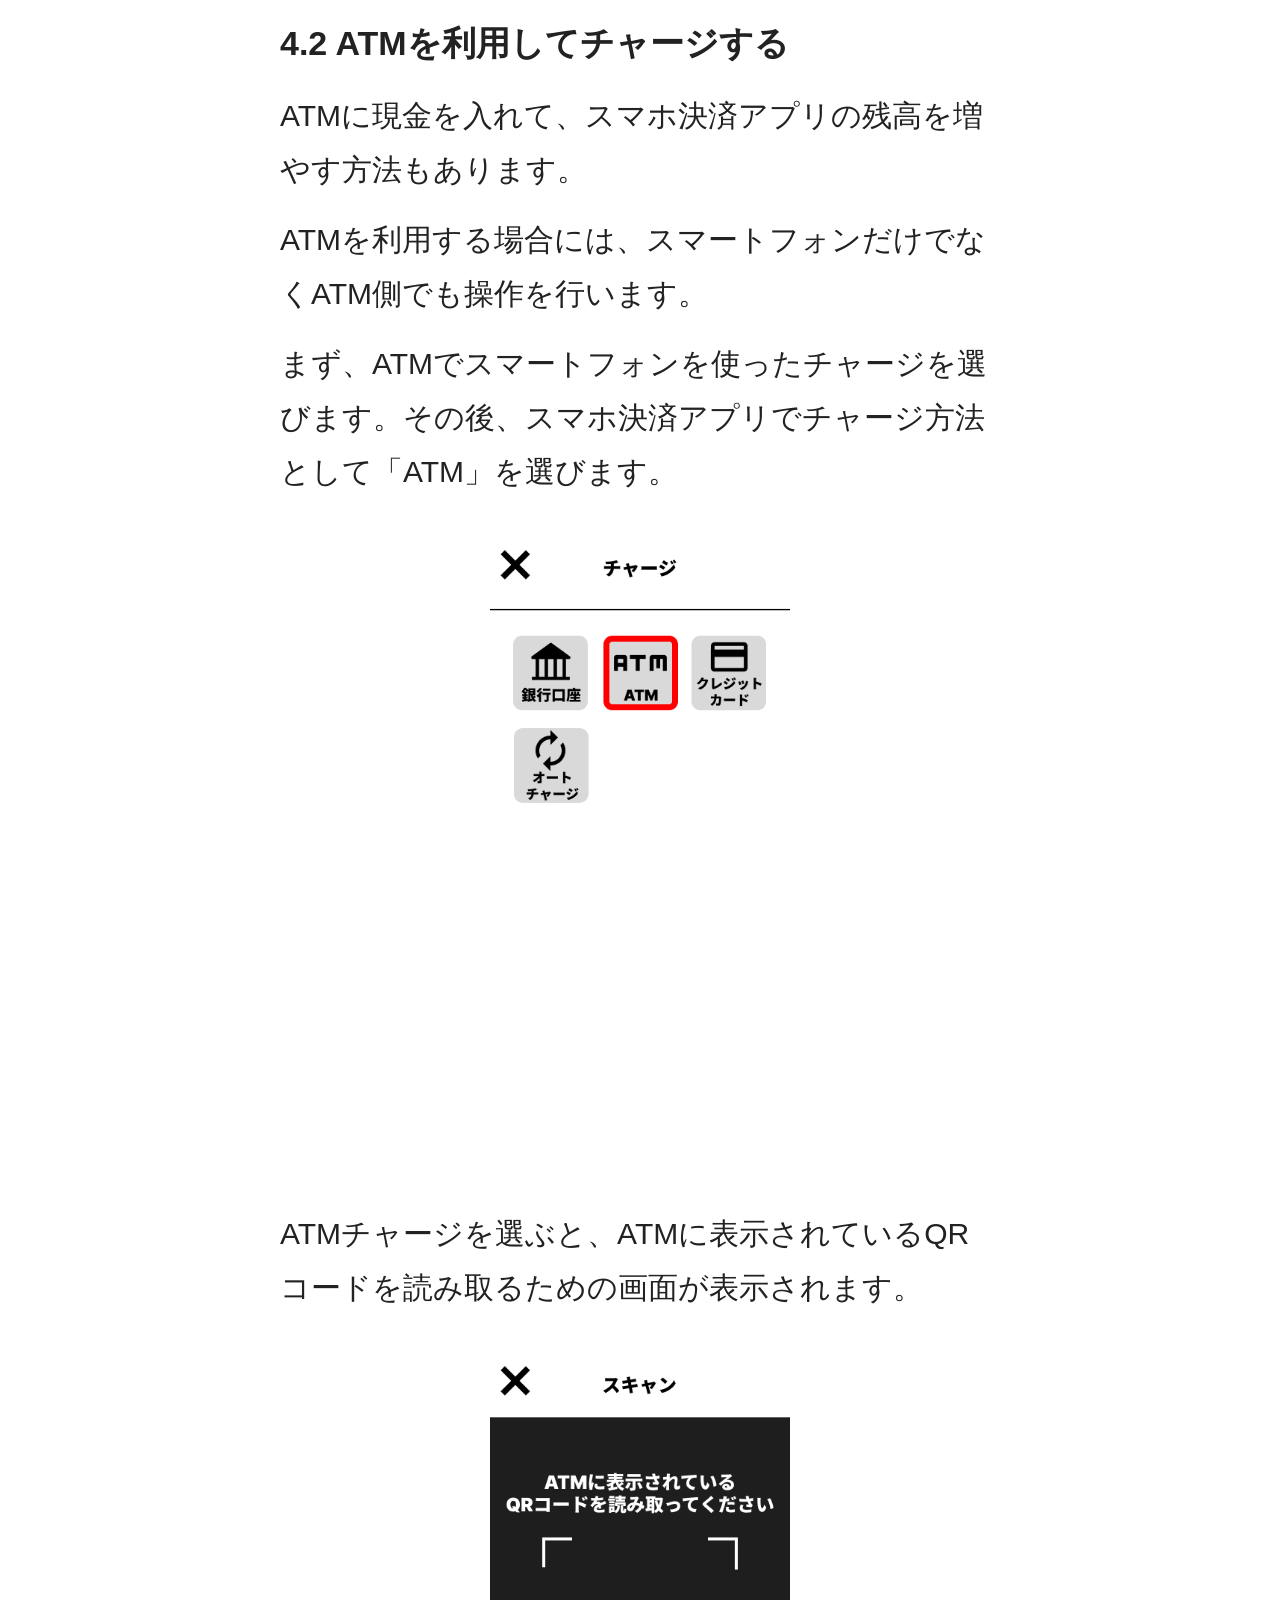
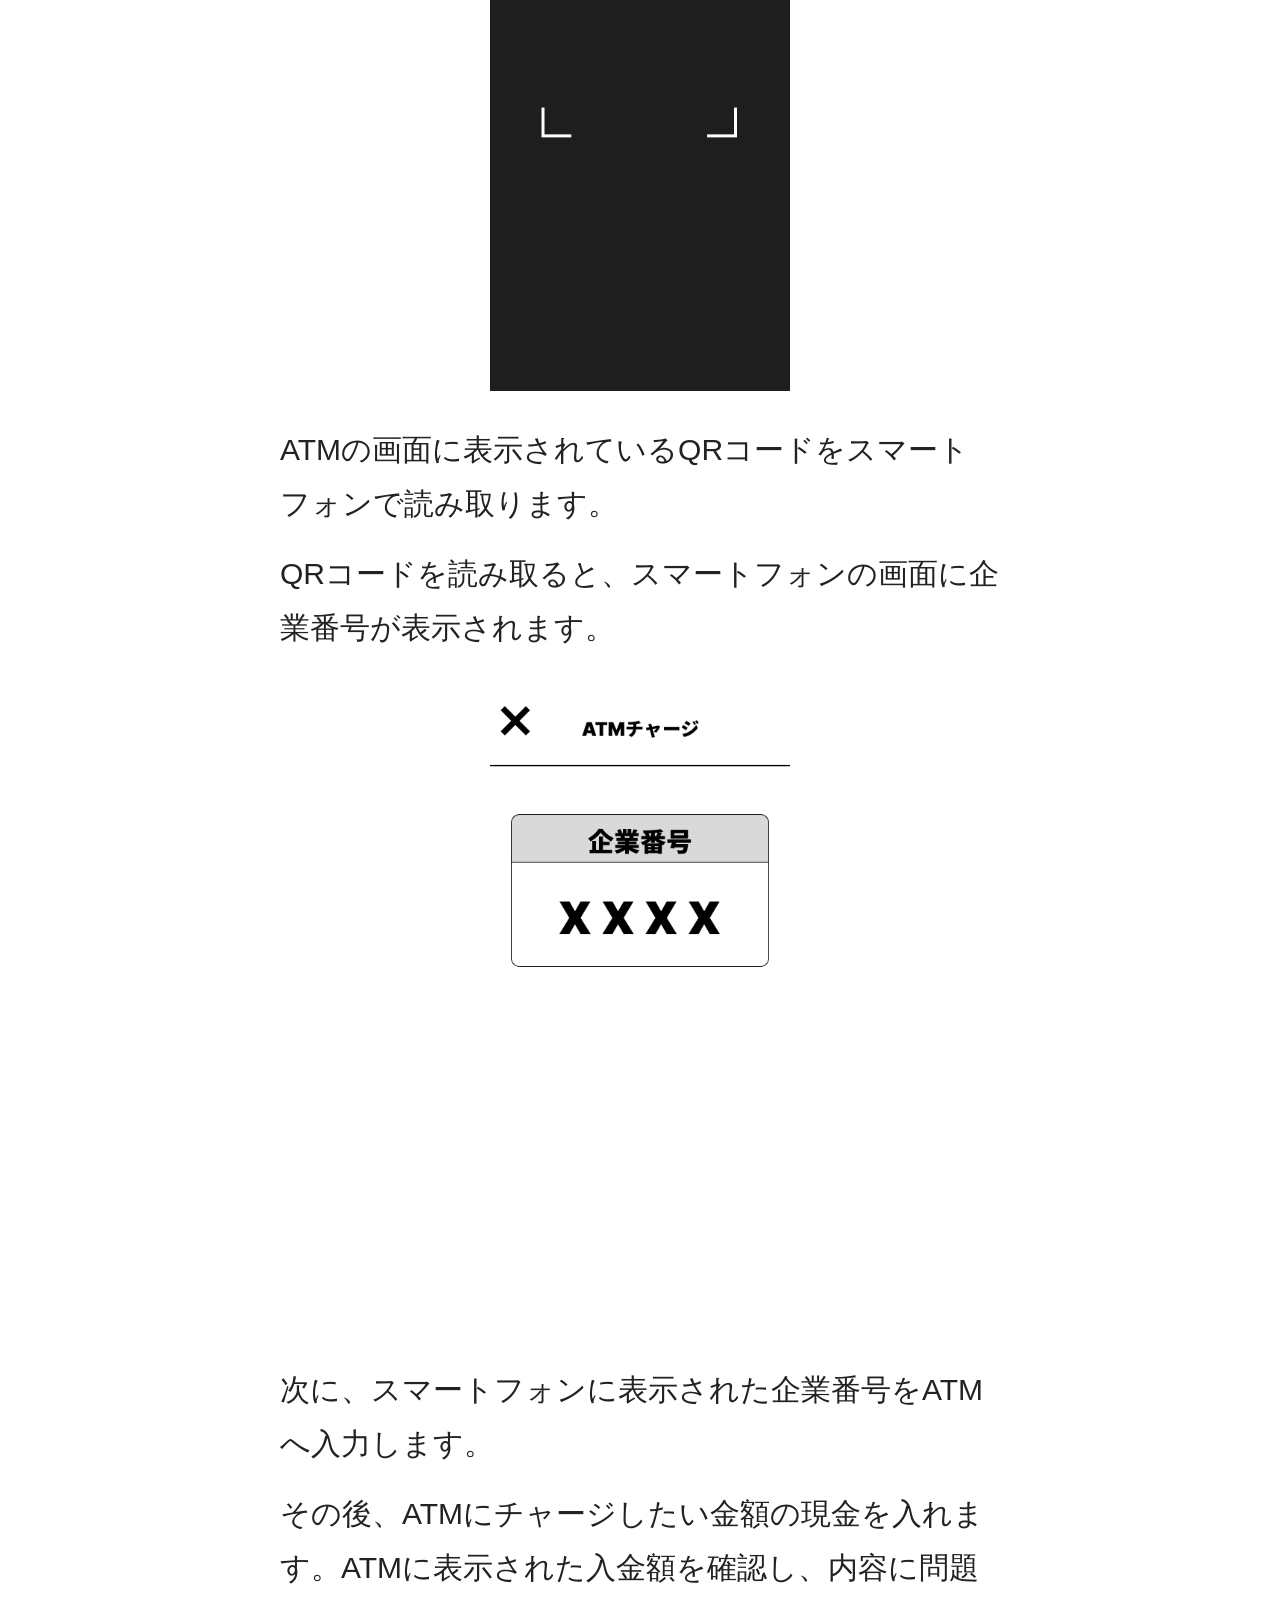
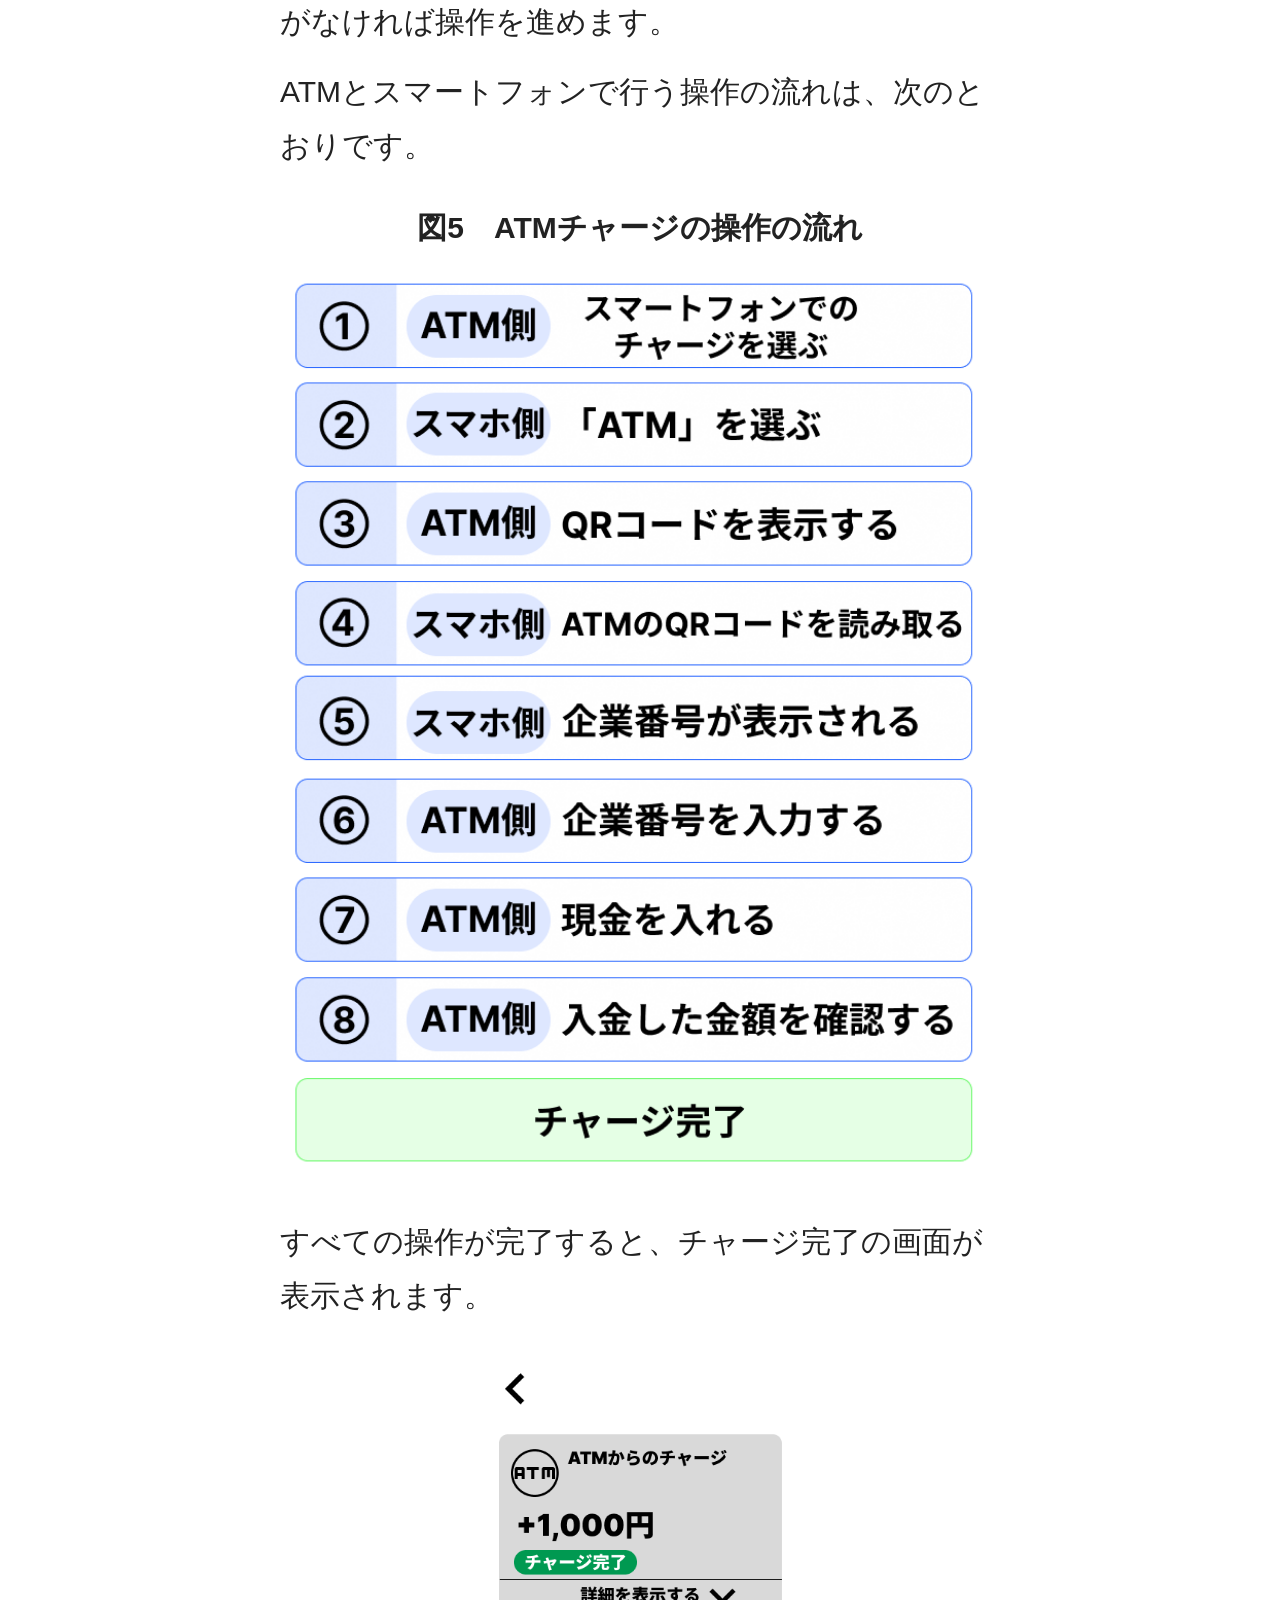
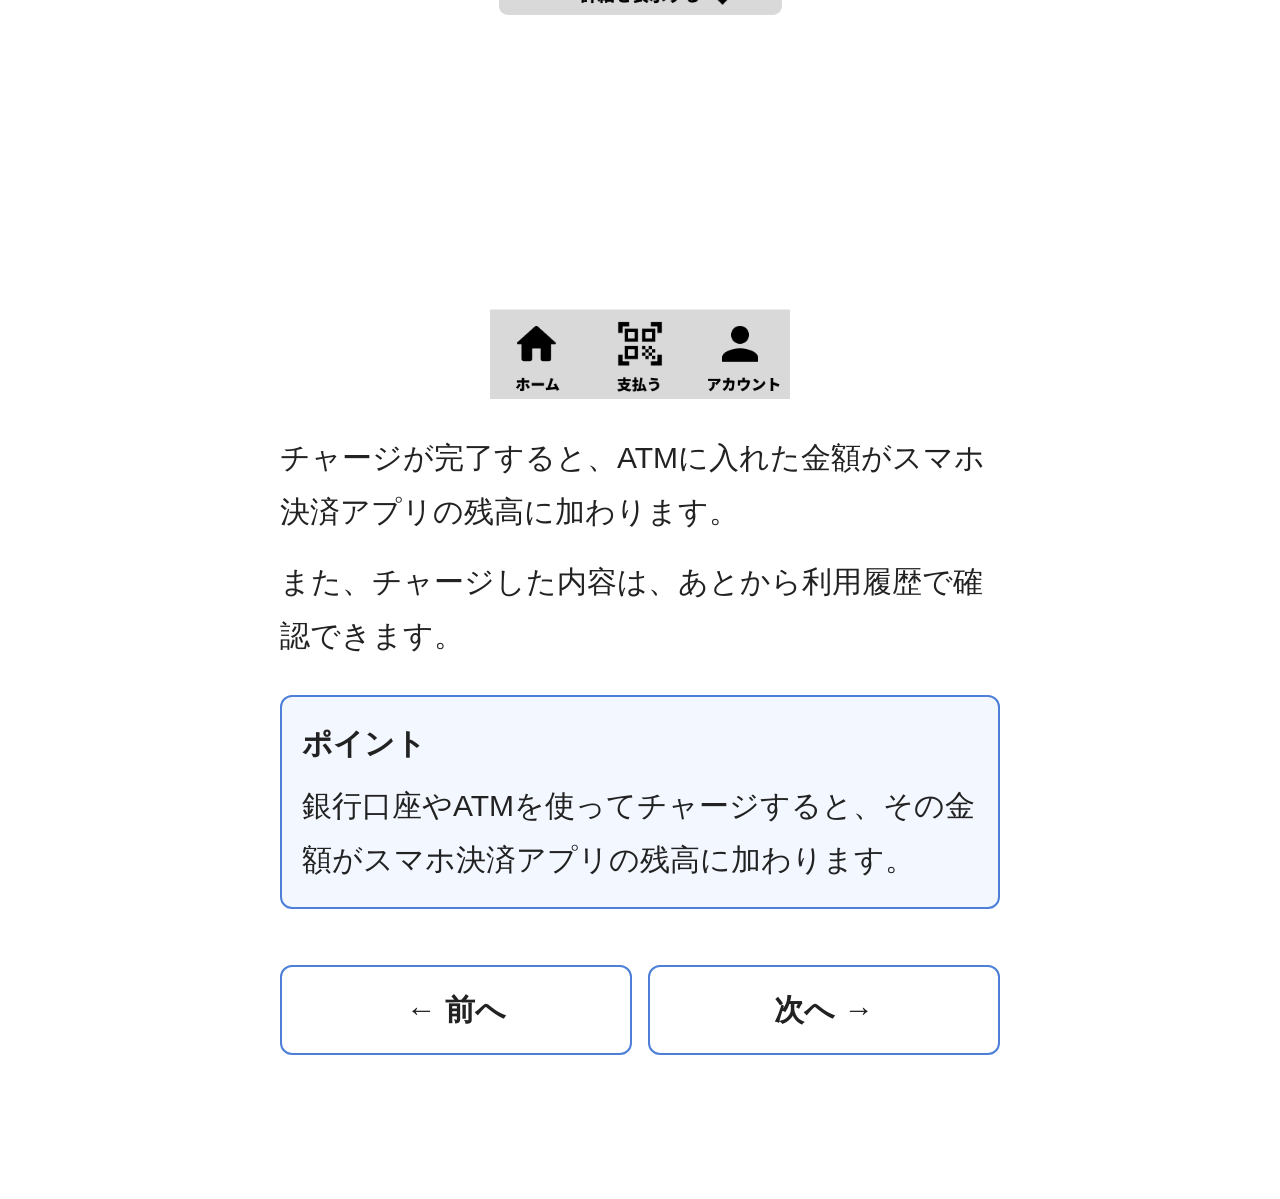
<file: chapter4.html>
<!DOCTYPE html>
<html lang="ja">

<head>
  <meta charset="UTF-8">
  <meta name="viewport" content="width=device-width, initial-scale=1.0">

  <title>4. 残高をチャージする | 架空スマホ決済アプリ学習教材</title>

  <link rel="stylesheet" href="css/style.css">
</head>

<body>

  <main>

    <h1>4. 残高をチャージする</h1>

    <p>
      スマホ決済アプリの残高が足りない場合には、「チャージ」を行って、アプリで使える金額を増やします。
    </p>

    <p>
      たとえば、残高が800円のときに400円をチャージすると、操作後の残高は1,200円になります。
    </p>

    <figure>
      <figcaption>図4　チャージによる残高の変化</figcaption>
      <img
        src="images/figures/figure-04-charge-balance-change.png"
        alt="チャージ前の残高にチャージ金額が加わり、チャージ後の残高が増える関係"
        class="figure-image"
      >
    </figure>

    <p>
      この教材の架空アプリでは、ホーム画面から「チャージ」を選びます。
    </p>

    <img
      src="images/app/screen-a0-charge.png"
      alt="ホーム画面のチャージの位置を赤枠で示した画面"
      class="app-screen"
    >

    <p>
      「チャージ」を選ぶと、チャージ方法を選択する画面が表示されます。
    </p>

    <p>
      チャージにはいくつかの方法があります。この教材では、登録した銀行口座を利用する方法と、ATMを利用する方法を中心に説明します。
    </p>

    <img
      src="images/app/screen-e0.png"
      alt="銀行口座、ATM、クレジットカード、オートチャージなどからチャージ方法を選択する画面"
      class="app-screen"
    >

    <h2>4.1 銀行口座を利用してチャージする</h2>

    <p>
      あらかじめスマホ決済アプリに銀行口座を登録しておくと、その銀行口座から金額を指定して残高を増やすことができます。
    </p>

    <p>
      この教材の架空アプリでは、チャージ方法を選ぶ画面から「銀行口座」を選びます。
    </p>

    <img
      src="images/app/screen-e0-bank.png"
      alt="チャージ方法を選ぶ画面の銀行口座の位置を赤枠で示した画面"
      class="app-screen"
    >

    <p>
      銀行口座チャージの画面では、使用する銀行口座を確認し、チャージしたい金額を入力します。
    </p>

    <img
      src="images/app/screen-e1.png"
      alt="銀行口座とチャージ金額の入力欄が表示されている画面"
      class="app-screen"
    >

    <p>
      たとえば、1,000円をチャージする場合には、金額の欄に1,000円を入力します。
    </p>

    <img
      src="images/app/screen-e1-1.png"
      alt="チャージ金額として1,000円を入力した画面"
      class="app-screen"
    >

    <p>
      入力した内容を確認して「チャージする」を選ぶと、チャージが行われます。
    </p>

    <img
      src="images/app/screen-e4.png"
      alt="銀行口座から1,000円のチャージが完了した画面"
      class="app-screen"
    >

    <p>
      操作が完了すると、指定した金額がスマホ決済アプリの残高に加わります。
    </p>

    <h2>4.2 ATMを利用してチャージする</h2>

    <p>
      ATMに現金を入れて、スマホ決済アプリの残高を増やす方法もあります。
    </p>

    <p>
      ATMを利用する場合には、スマートフォンだけでなくATM側でも操作を行います。
    </p>

    <p>
      まず、ATMでスマートフォンを使ったチャージを選びます。その後、スマホ決済アプリでチャージ方法として「ATM」を選びます。
    </p>

    <img
      src="images/app/screen-e0-atm.png"
      alt="チャージ方法を選ぶ画面のATMの位置を赤枠で示した画面"
      class="app-screen"
    >

    <p>
      ATMチャージを選ぶと、ATMに表示されているQRコードを読み取るための画面が表示されます。
    </p>

    <img
      src="images/app/screen-e2-0.png"
      alt="ATMに表示されているQRコードを読み取るための画面"
      class="app-screen"
    >

    <p>
      ATMの画面に表示されているQRコードをスマートフォンで読み取ります。
    </p>

    <p>
      QRコードを読み取ると、スマートフォンの画面に企業番号が表示されます。
    </p>

    <img
      src="images/app/screen-e2-1.png"
      alt="企業番号が表示されている画面"
      class="app-screen"
    >

    <p>
      次に、スマートフォンに表示された企業番号をATMへ入力します。
    </p>

    <p>
      その後、ATMにチャージしたい金額の現金を入れます。ATMに表示された入金額を確認し、内容に問題がなければ操作を進めます。
    </p>

    <p>
      ATMとスマートフォンで行う操作の流れは、次のとおりです。
    </p>

    <figure>
      <figcaption>図5　ATMチャージの操作の流れ</figcaption>
      <img
        src="images/figures/figure-05-atm-charge-flow.png"
        alt="ATM側とスマートフォン側で行う操作からチャージ完了までの流れ"
        class="figure-image"
      >
    </figure>

    <p>
      すべての操作が完了すると、チャージ完了の画面が表示されます。
    </p>

    <img
      src="images/app/screen-e4-1.png"
      alt="ATMから1,000円をチャージした後の完了画面"
      class="app-screen"
    >

    <p>
      チャージが完了すると、ATMに入れた金額がスマホ決済アプリの残高に加わります。
    </p>

    <p>
      また、チャージした内容は、あとから利用履歴で確認できます。
    </p>

    <div class="point-box">
      <p class="point-title">ポイント</p>
      <p>
        銀行口座やATMを使ってチャージすると、その金額がスマホ決済アプリの残高に加わります。
      </p>
    </div>

    <nav class="chapter-nav">
      <a href="chapter3.html">← 前へ</a>
      <a href="chapter5.html">次へ →</a>
    </nav>

  </main>

  <a href="toc.html" class="back-to-toc">
    目次に戻る
  </a>

</body>

</html>
</file>
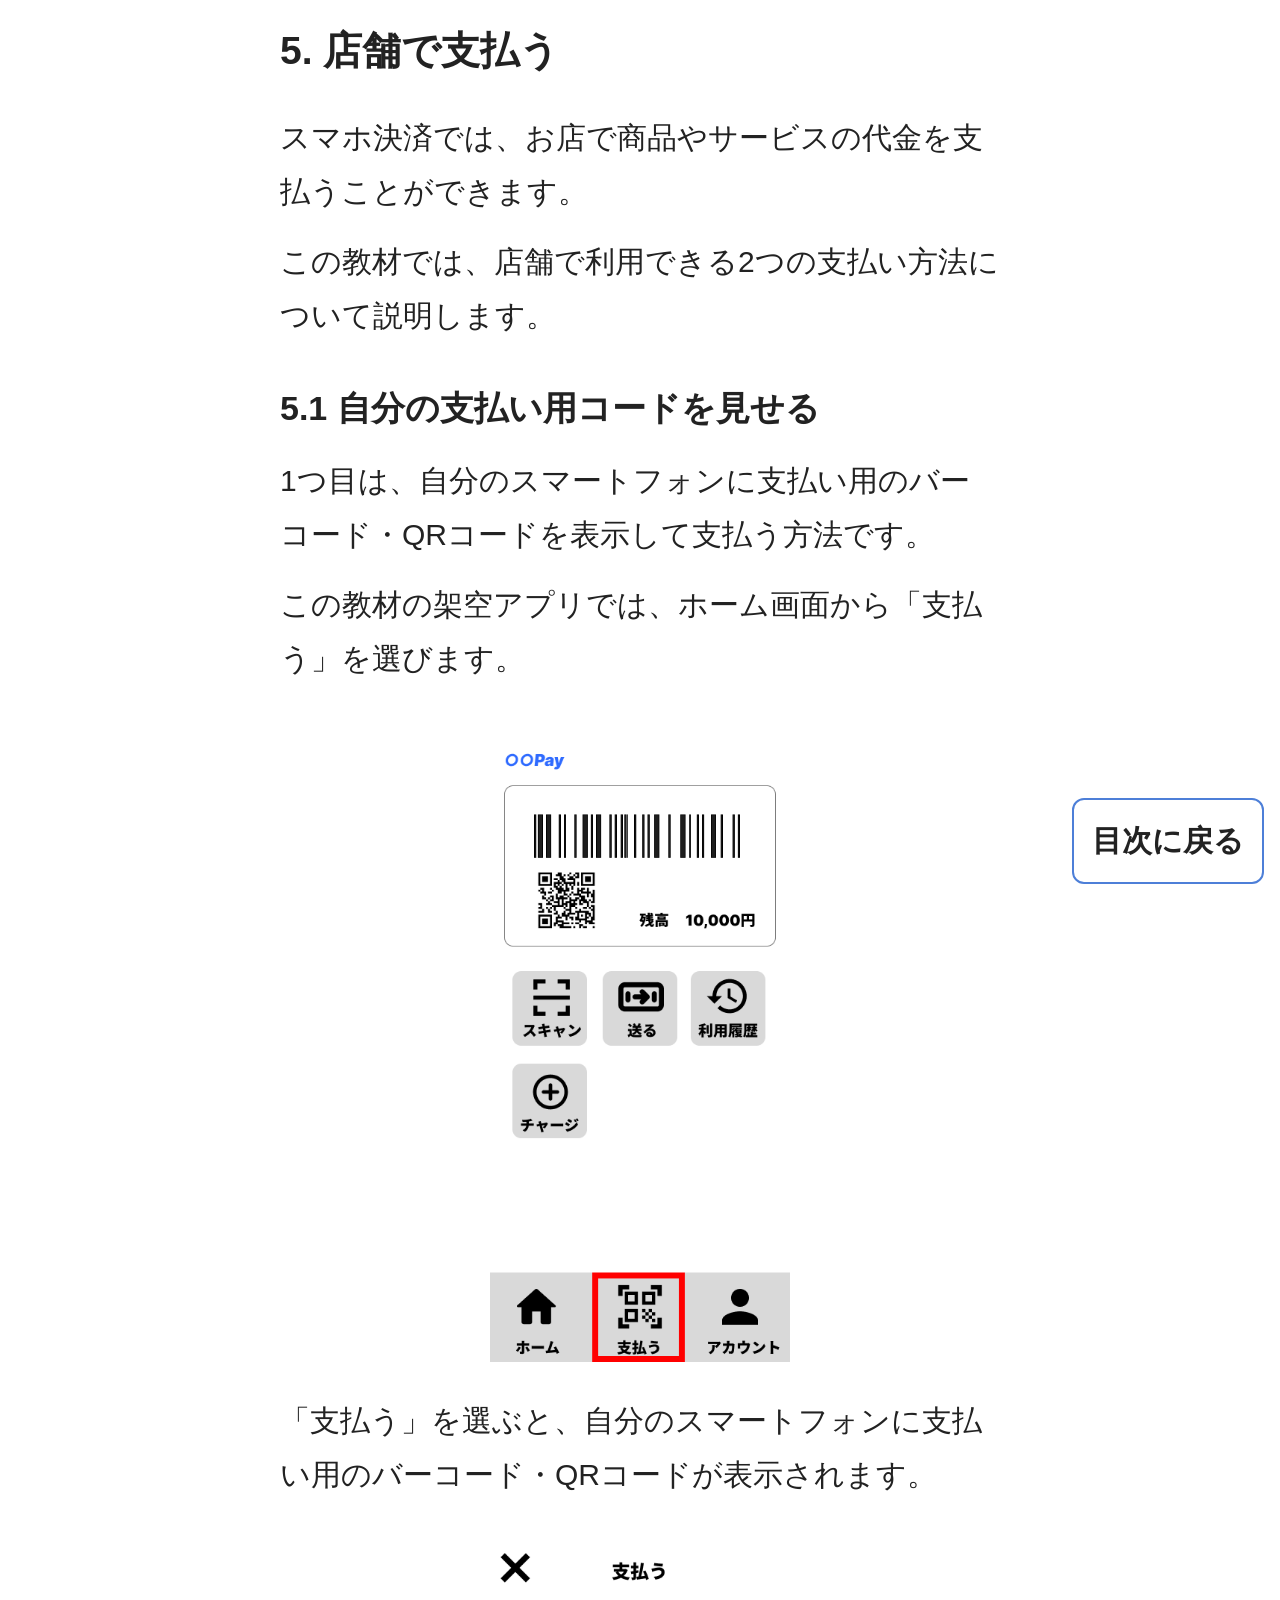
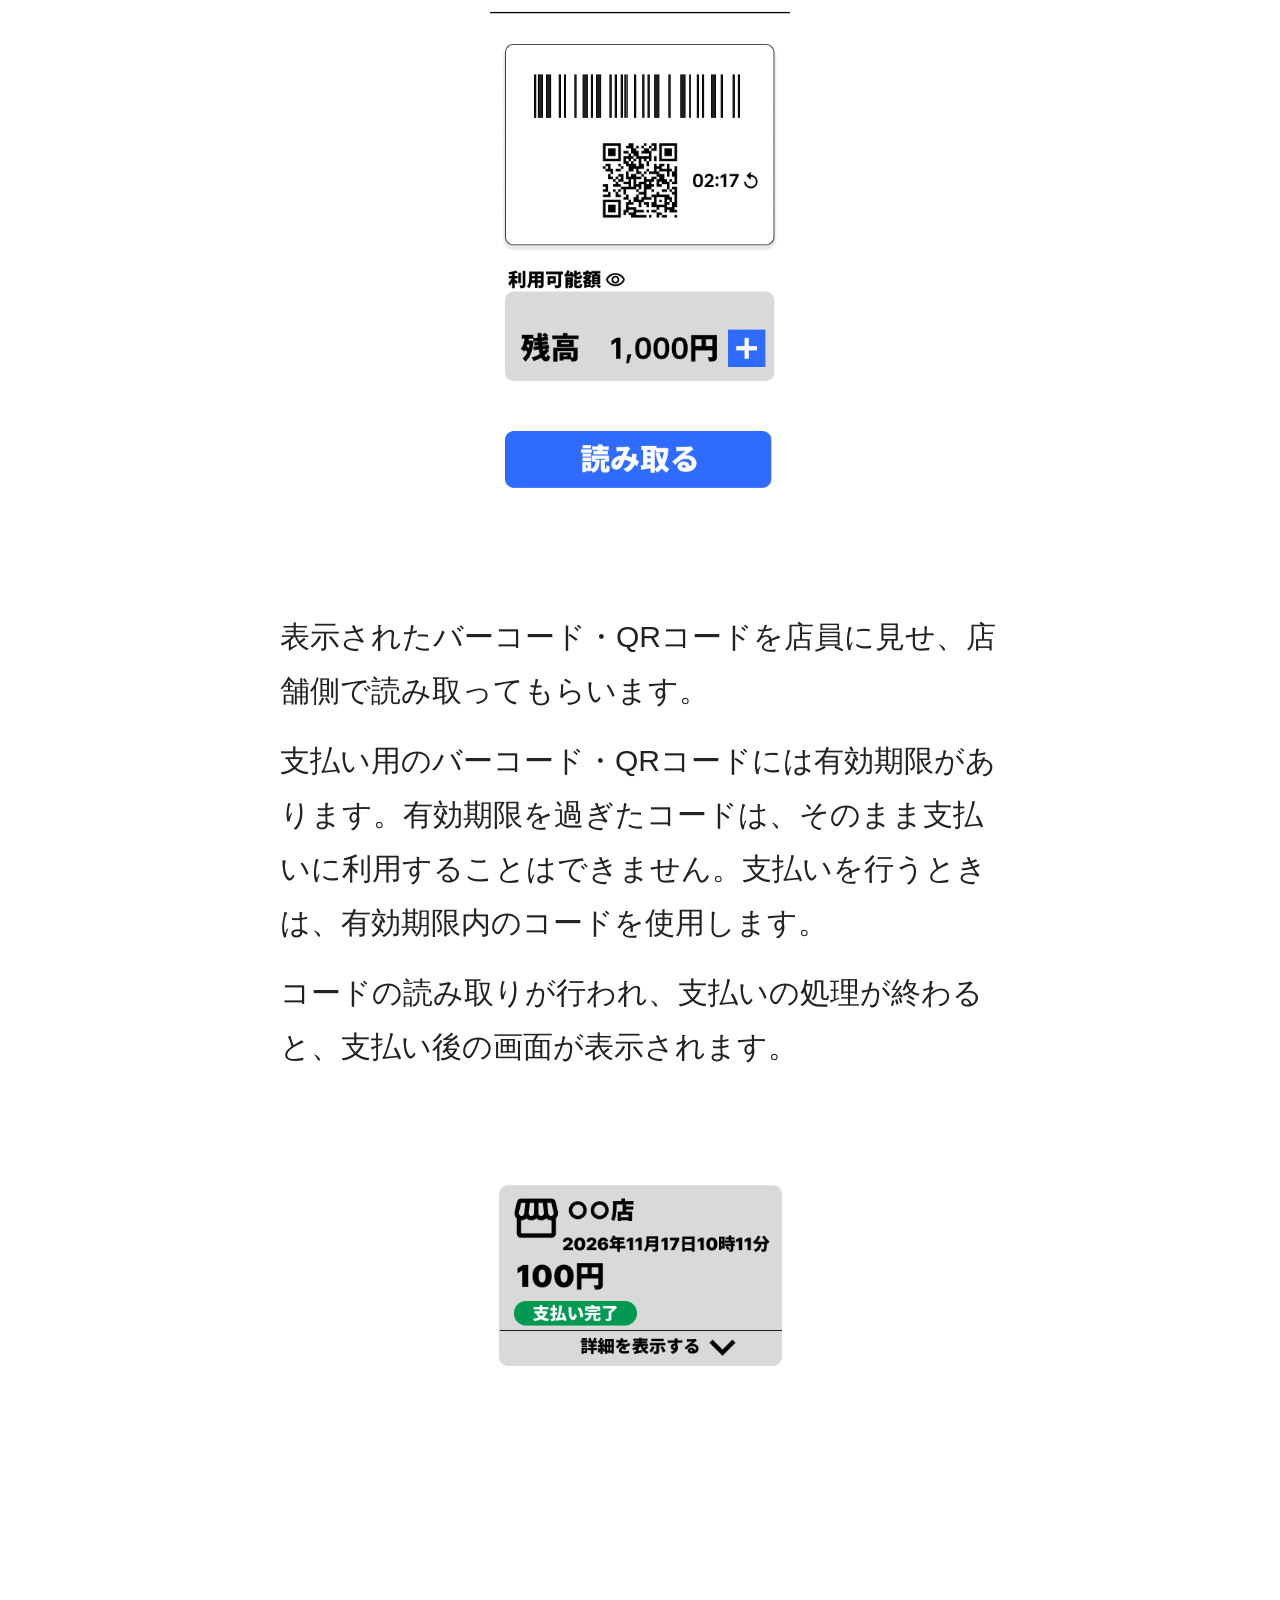
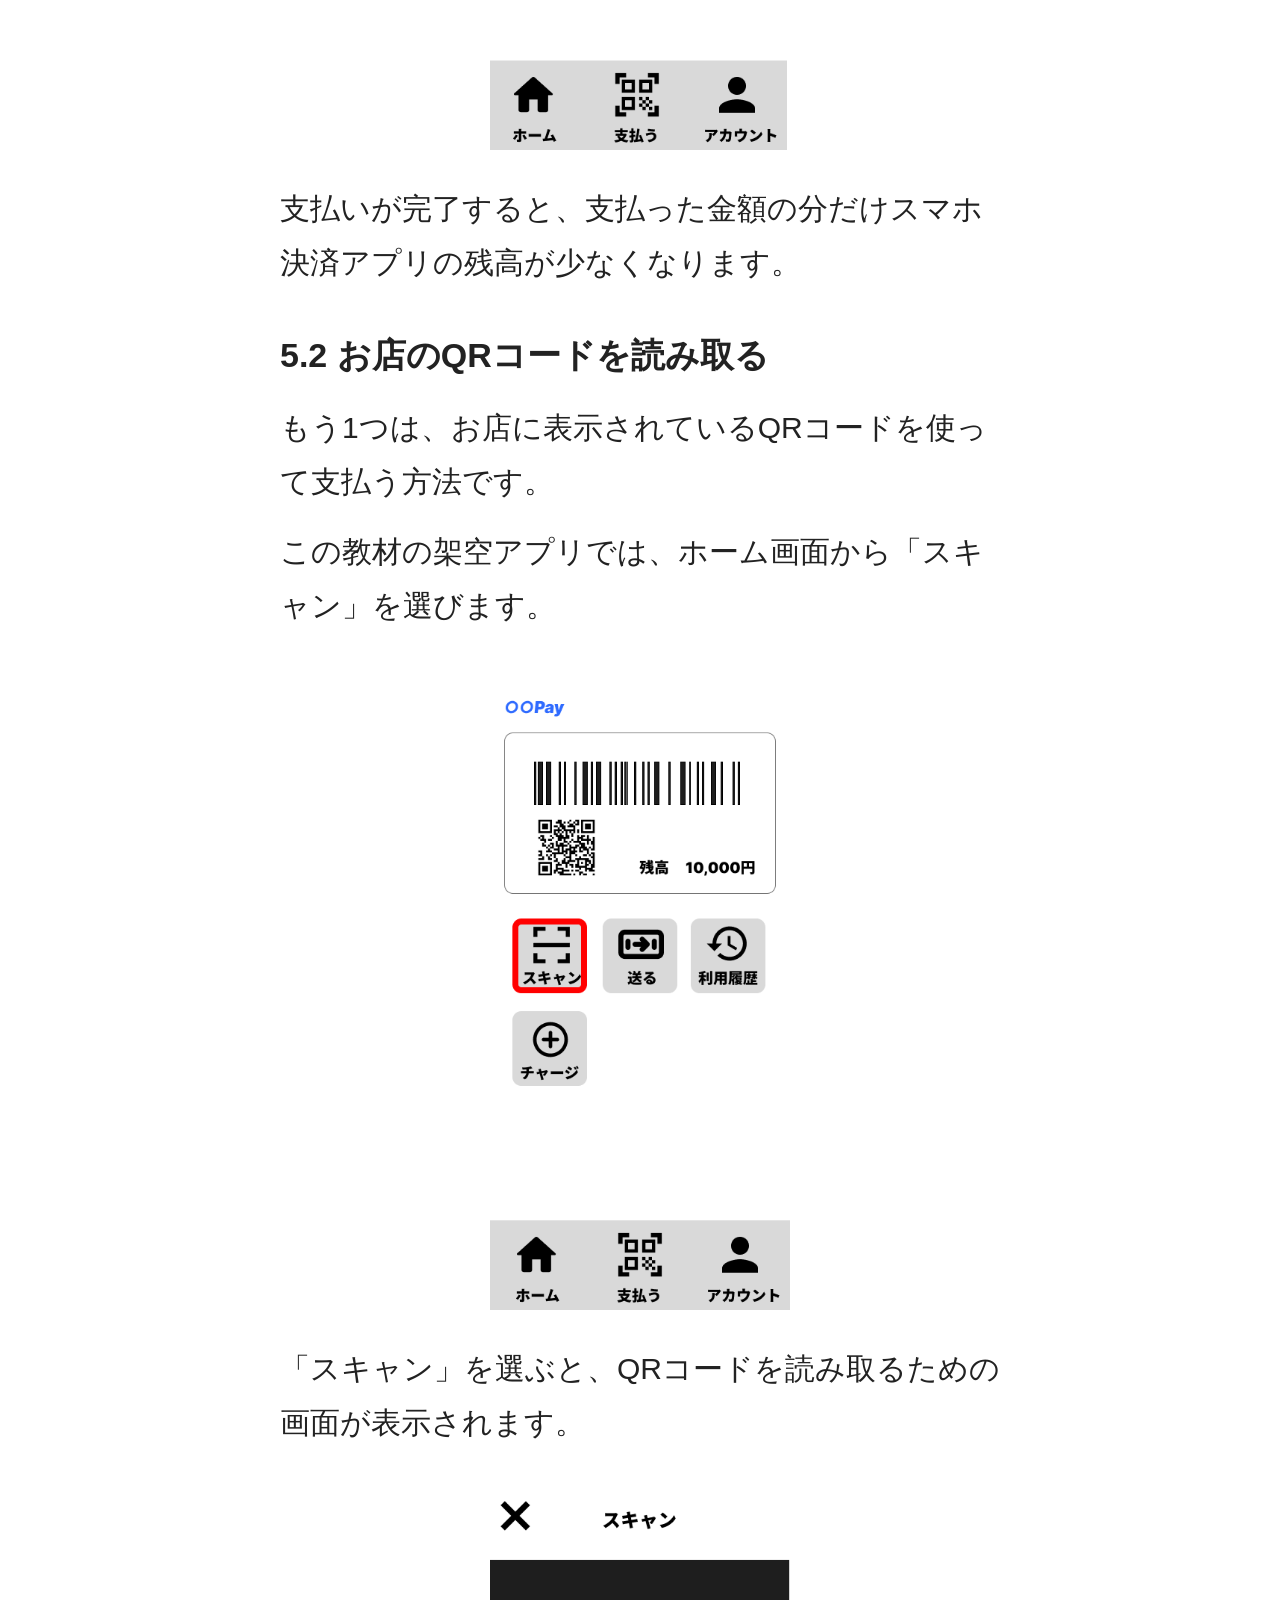
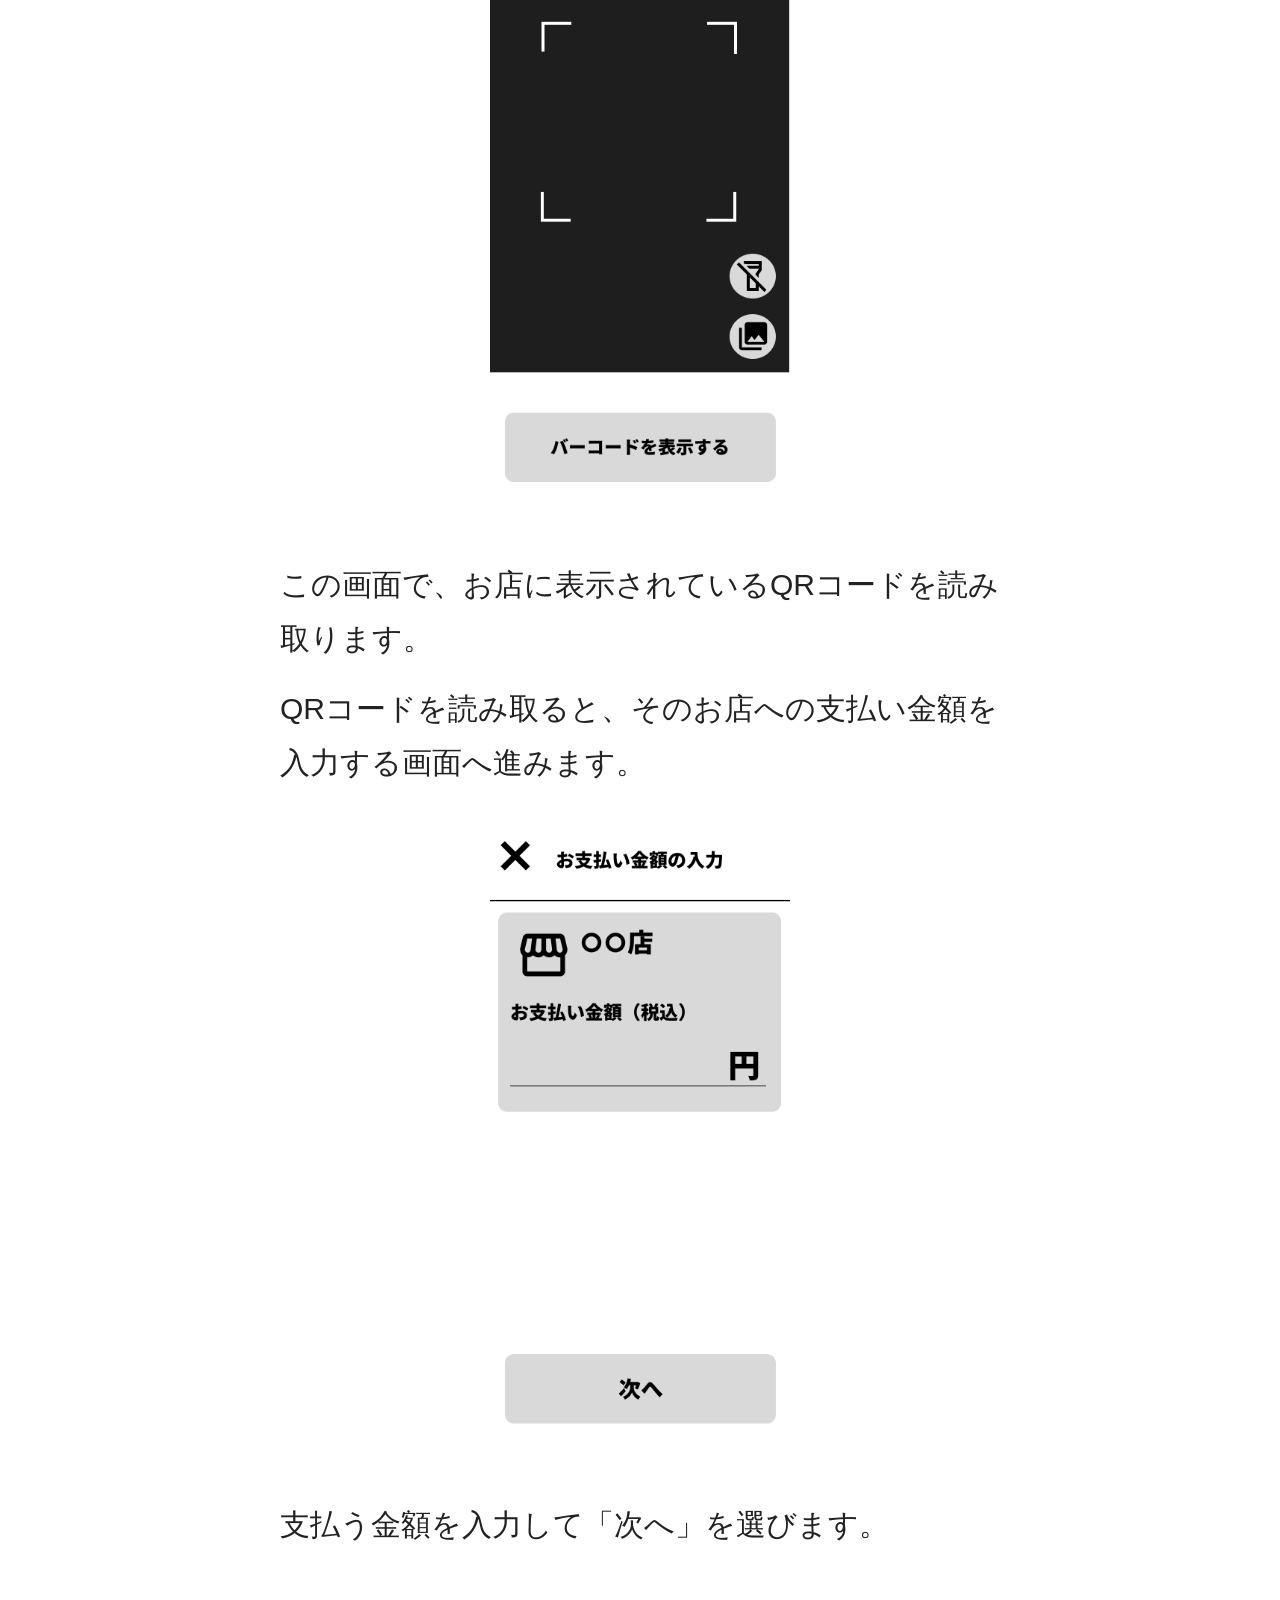
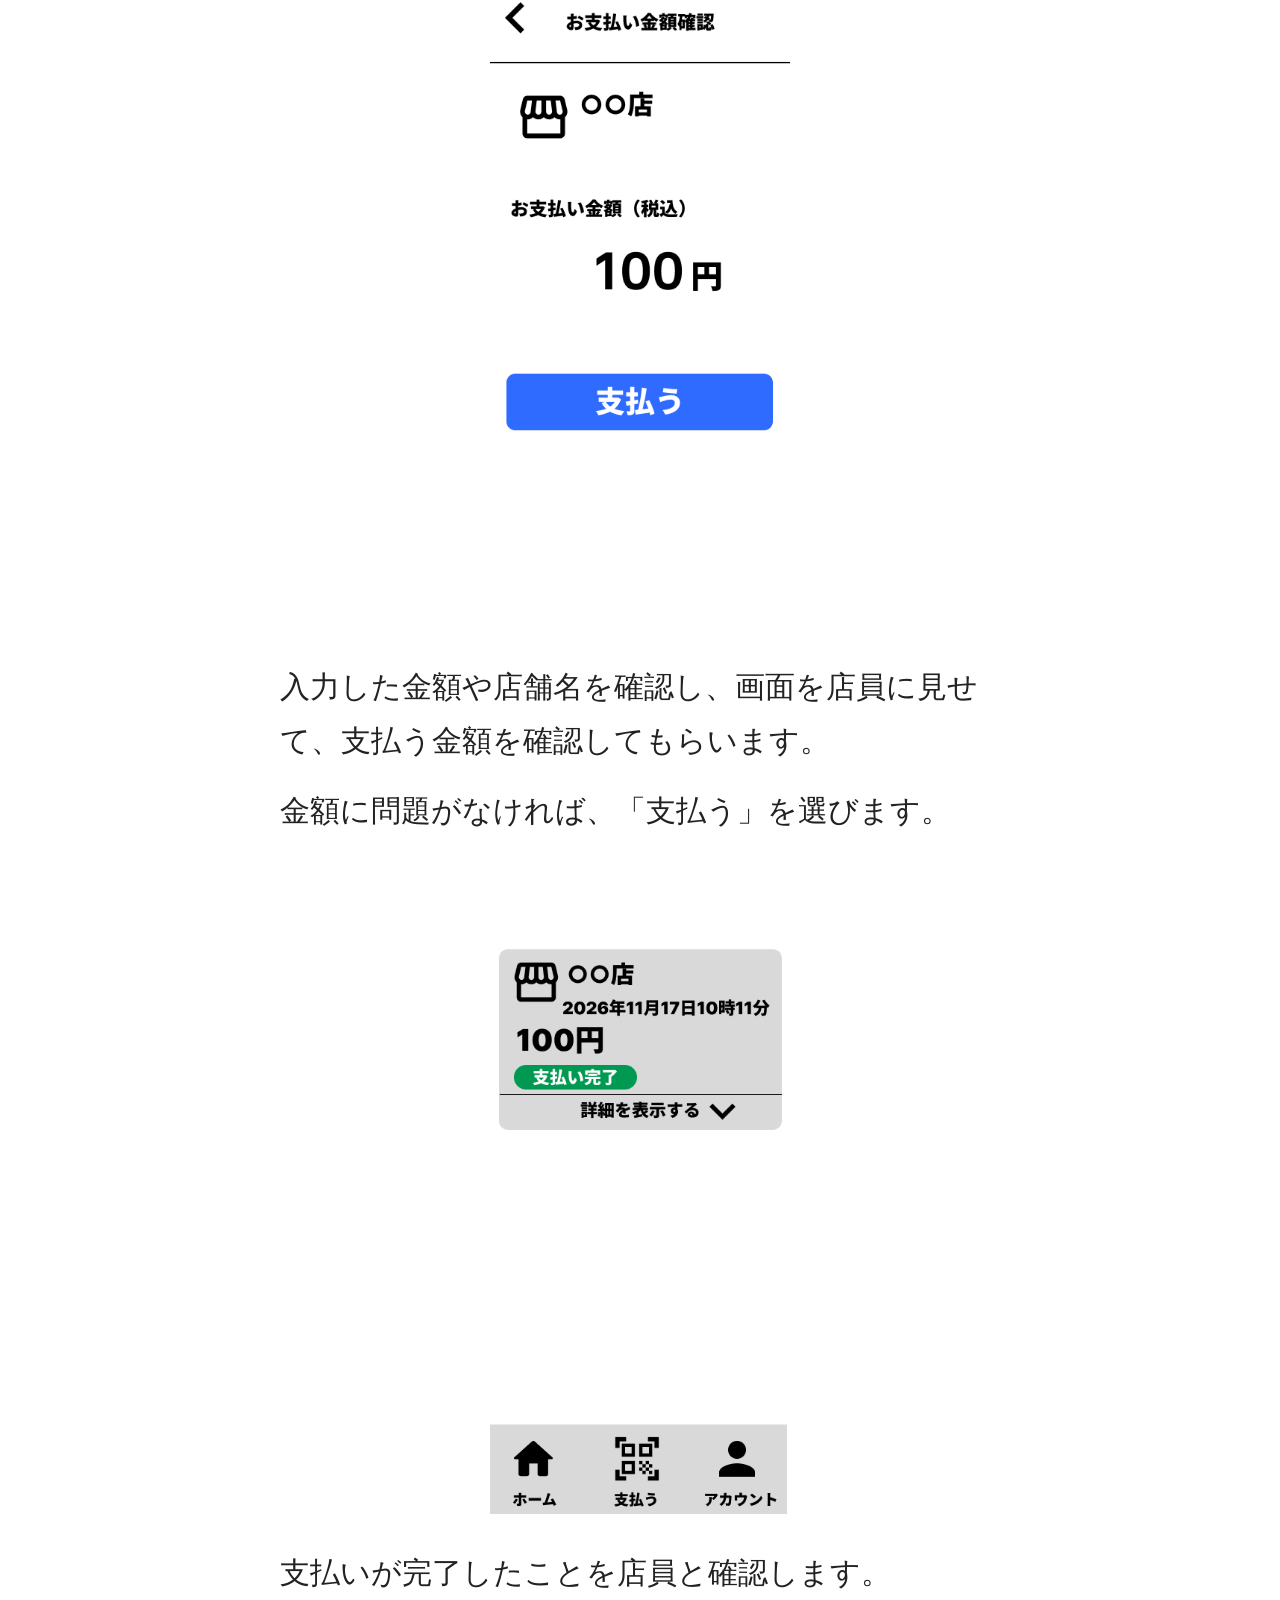
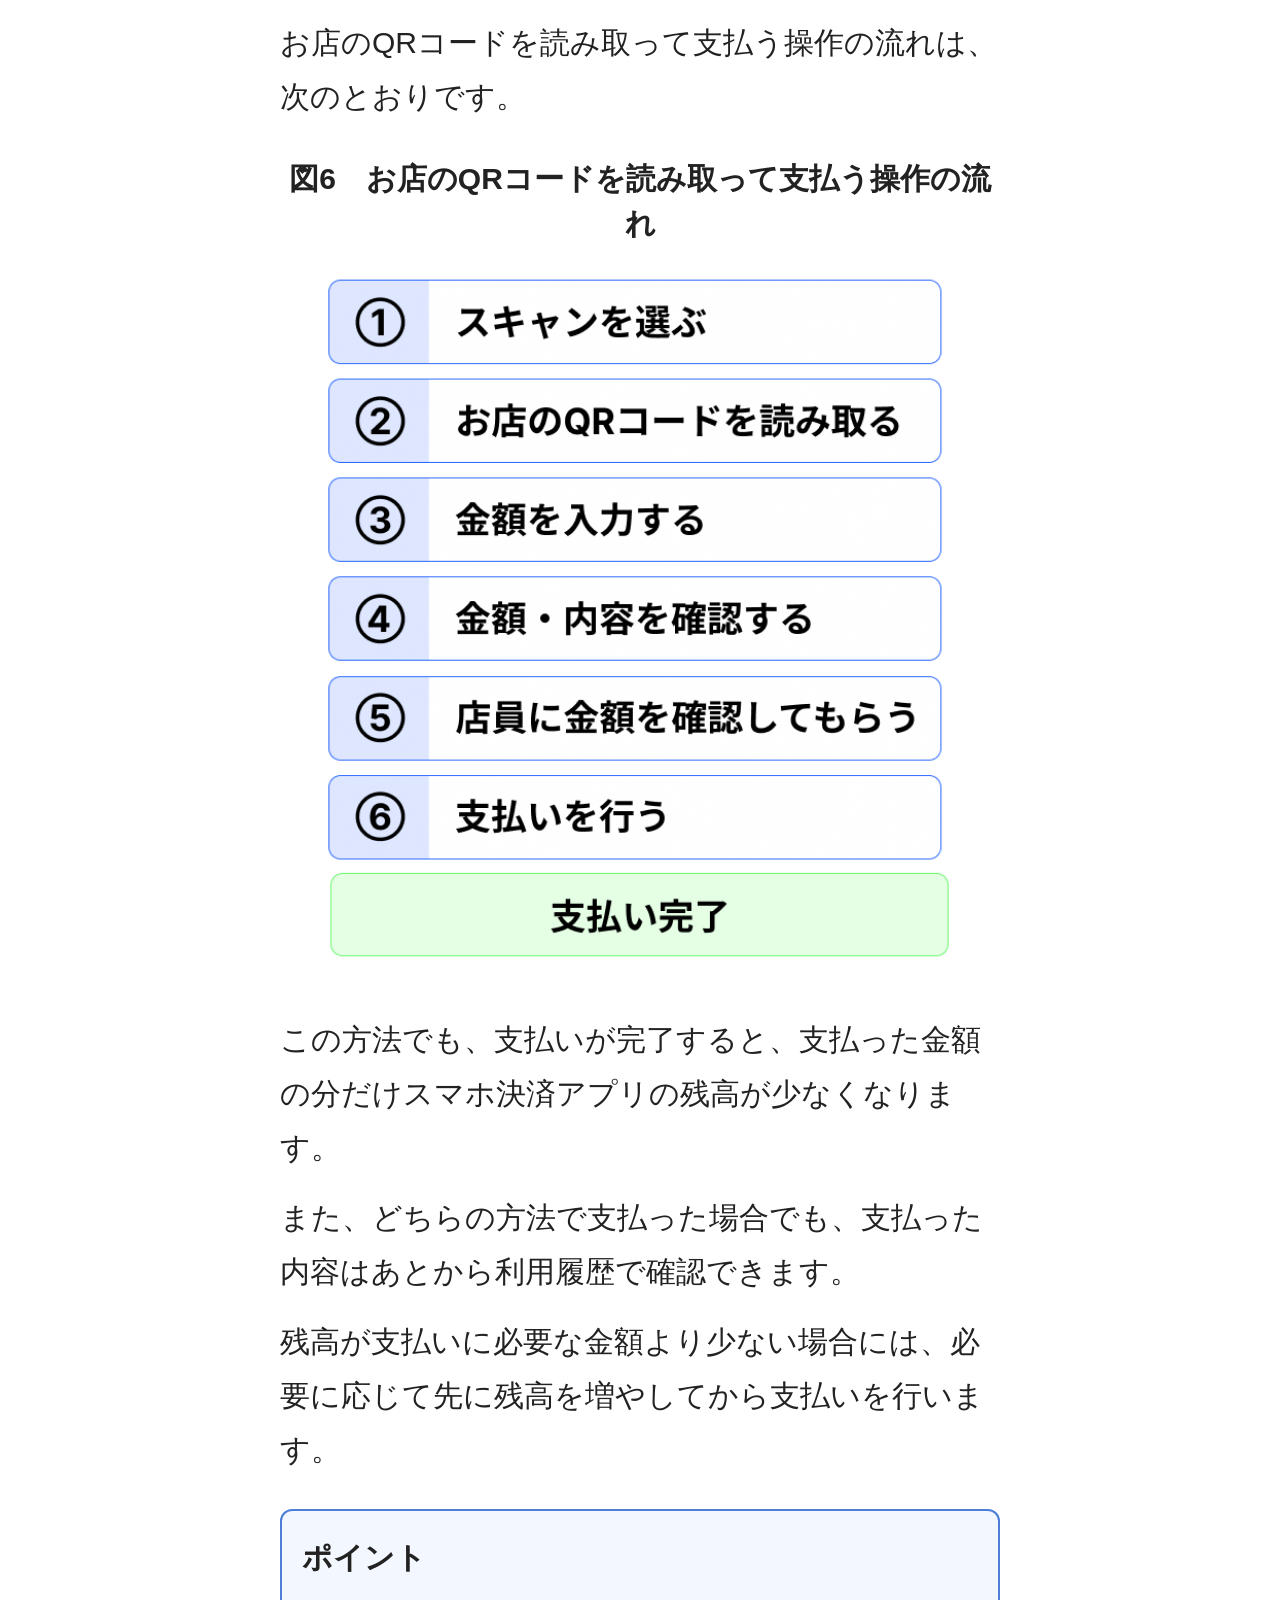
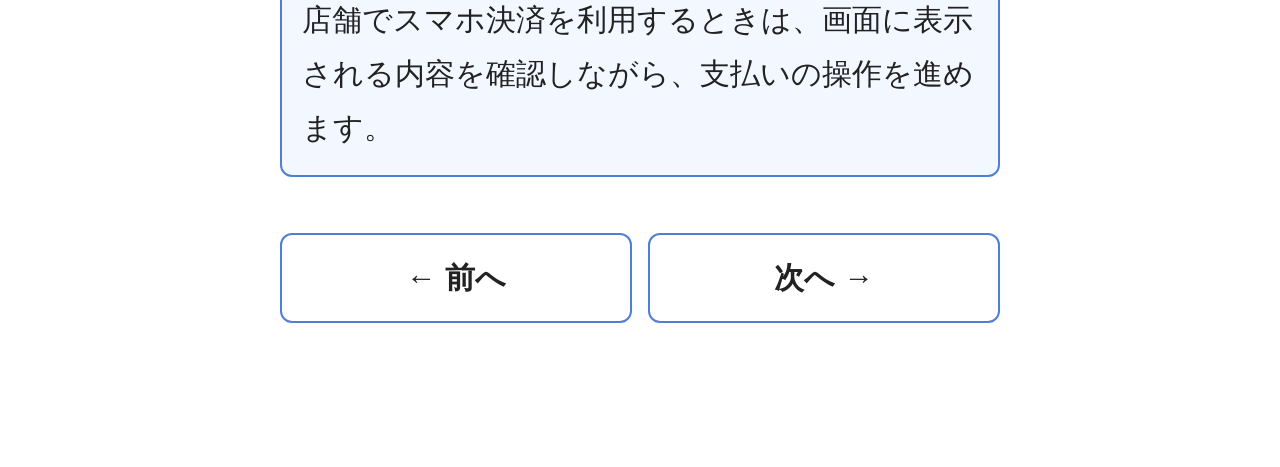
<file: chapter5.html>
<!DOCTYPE html>
<html lang="ja">

<head>
  <meta charset="UTF-8">
  <meta name="viewport" content="width=device-width, initial-scale=1.0">

  <title>5. 店舗で支払う | 架空スマホ決済アプリ学習教材</title>

  <link rel="stylesheet" href="css/style.css">
</head>

<body>

  <main>

    <h1>5. 店舗で支払う</h1>

    <p>
      スマホ決済では、お店で商品やサービスの代金を支払うことができます。
    </p>

    <p>
      この教材では、店舗で利用できる2つの支払い方法について説明します。
    </p>

    <h2>5.1 自分の支払い用コードを見せる</h2>

    <p>
      1つ目は、自分のスマートフォンに支払い用のバーコード・QRコードを表示して支払う方法です。
    </p>

    <p>
      この教材の架空アプリでは、ホーム画面から「支払う」を選びます。
    </p>

    <img
      src="images/app/screen-a0-pay.png"
      alt="ホーム画面の支払うの位置を赤枠で示した画面"
      class="app-screen"
    >

    <p>
      「支払う」を選ぶと、自分のスマートフォンに支払い用のバーコード・QRコードが表示されます。
    </p>

    <img
      src="images/app/screen-f0.png"
      alt="支払い用のバーコードとQRコードが表示された画面"
      class="app-screen"
    >

    <p>
      表示されたバーコード・QRコードを店員に見せ、店舗側で読み取ってもらいます。
    </p>

    <p>
      支払い用のバーコード・QRコードには有効期限があります。有効期限を過ぎたコードは、そのまま支払いに利用することはできません。支払いを行うときは、有効期限内のコードを使用します。
    </p>

    <p>
      コードの読み取りが行われ、支払いの処理が終わると、支払い後の画面が表示されます。
    </p>

    <img
      src="images/app/screen-f1.png"
      alt="100円の支払いが完了した画面"
      class="app-screen"
    >

    <p>
      支払いが完了すると、支払った金額の分だけスマホ決済アプリの残高が少なくなります。
    </p>

    <h2>5.2 お店のQRコードを読み取る</h2>

    <p>
      もう1つは、お店に表示されているQRコードを使って支払う方法です。
    </p>

    <p>
      この教材の架空アプリでは、ホーム画面から「スキャン」を選びます。
    </p>

    <img
      src="images/app/screen-a0-scan.png"
      alt="ホーム画面のスキャンの位置を赤枠で示した画面"
      class="app-screen"
    >

    <p>
      「スキャン」を選ぶと、QRコードを読み取るための画面が表示されます。
    </p>

    <img
      src="images/app/screen-b0.png"
      alt="QRコードを読み取るためのスキャン画面"
      class="app-screen"
    >

    <p>
      この画面で、お店に表示されているQRコードを読み取ります。
    </p>

    <p>
      QRコードを読み取ると、そのお店への支払い金額を入力する画面へ進みます。
    </p>

    <img
      src="images/app/screen-b1.png"
      alt="店舗名と支払い金額の入力欄が表示された画面"
      class="app-screen"
    >

    <p>
      支払う金額を入力して「次へ」を選びます。
    </p>

    <img
      src="images/app/screen-b2.png"
      alt="100円の支払い金額を確認する画面"
      class="app-screen"
    >

    <p>
      入力した金額や店舗名を確認し、画面を店員に見せて、支払う金額を確認してもらいます。
    </p>

    <p>
      金額に問題がなければ、「支払う」を選びます。
    </p>

    <img
      src="images/app/screen-f1.png"
      alt="100円の支払いが完了した画面"
      class="app-screen"
    >

    <p>
      支払いが完了したことを店員と確認します。
    </p>

    <p>
      お店のQRコードを読み取って支払う操作の流れは、次のとおりです。
    </p>

    <figure>
      <figcaption>図6　お店のQRコードを読み取って支払う操作の流れ</figcaption>
      <img
        src="images/figures/figure-06-store-qr-payment-flow.png"
        alt="スキャンを選んでから支払いが完了するまでの流れ"
        class="figure-image"
      >
    </figure>

    <p>
      この方法でも、支払いが完了すると、支払った金額の分だけスマホ決済アプリの残高が少なくなります。
    </p>

    <p>
      また、どちらの方法で支払った場合でも、支払った内容はあとから利用履歴で確認できます。
    </p>

    <p>
      残高が支払いに必要な金額より少ない場合には、必要に応じて先に残高を増やしてから支払いを行います。
    </p>

    <div class="point-box">
      <p class="point-title">ポイント</p>
      <p>
        店舗でスマホ決済を利用するときは、画面に表示される内容を確認しながら、支払いの操作を進めます。
      </p>
    </div>

    <nav class="chapter-nav">
      <a href="chapter4.html">← 前へ</a>
      <a href="chapter6.html">次へ →</a>
    </nav>

  </main>

  <a href="toc.html" class="back-to-toc">
    目次に戻る
  </a>

</body>

</html>
</file>
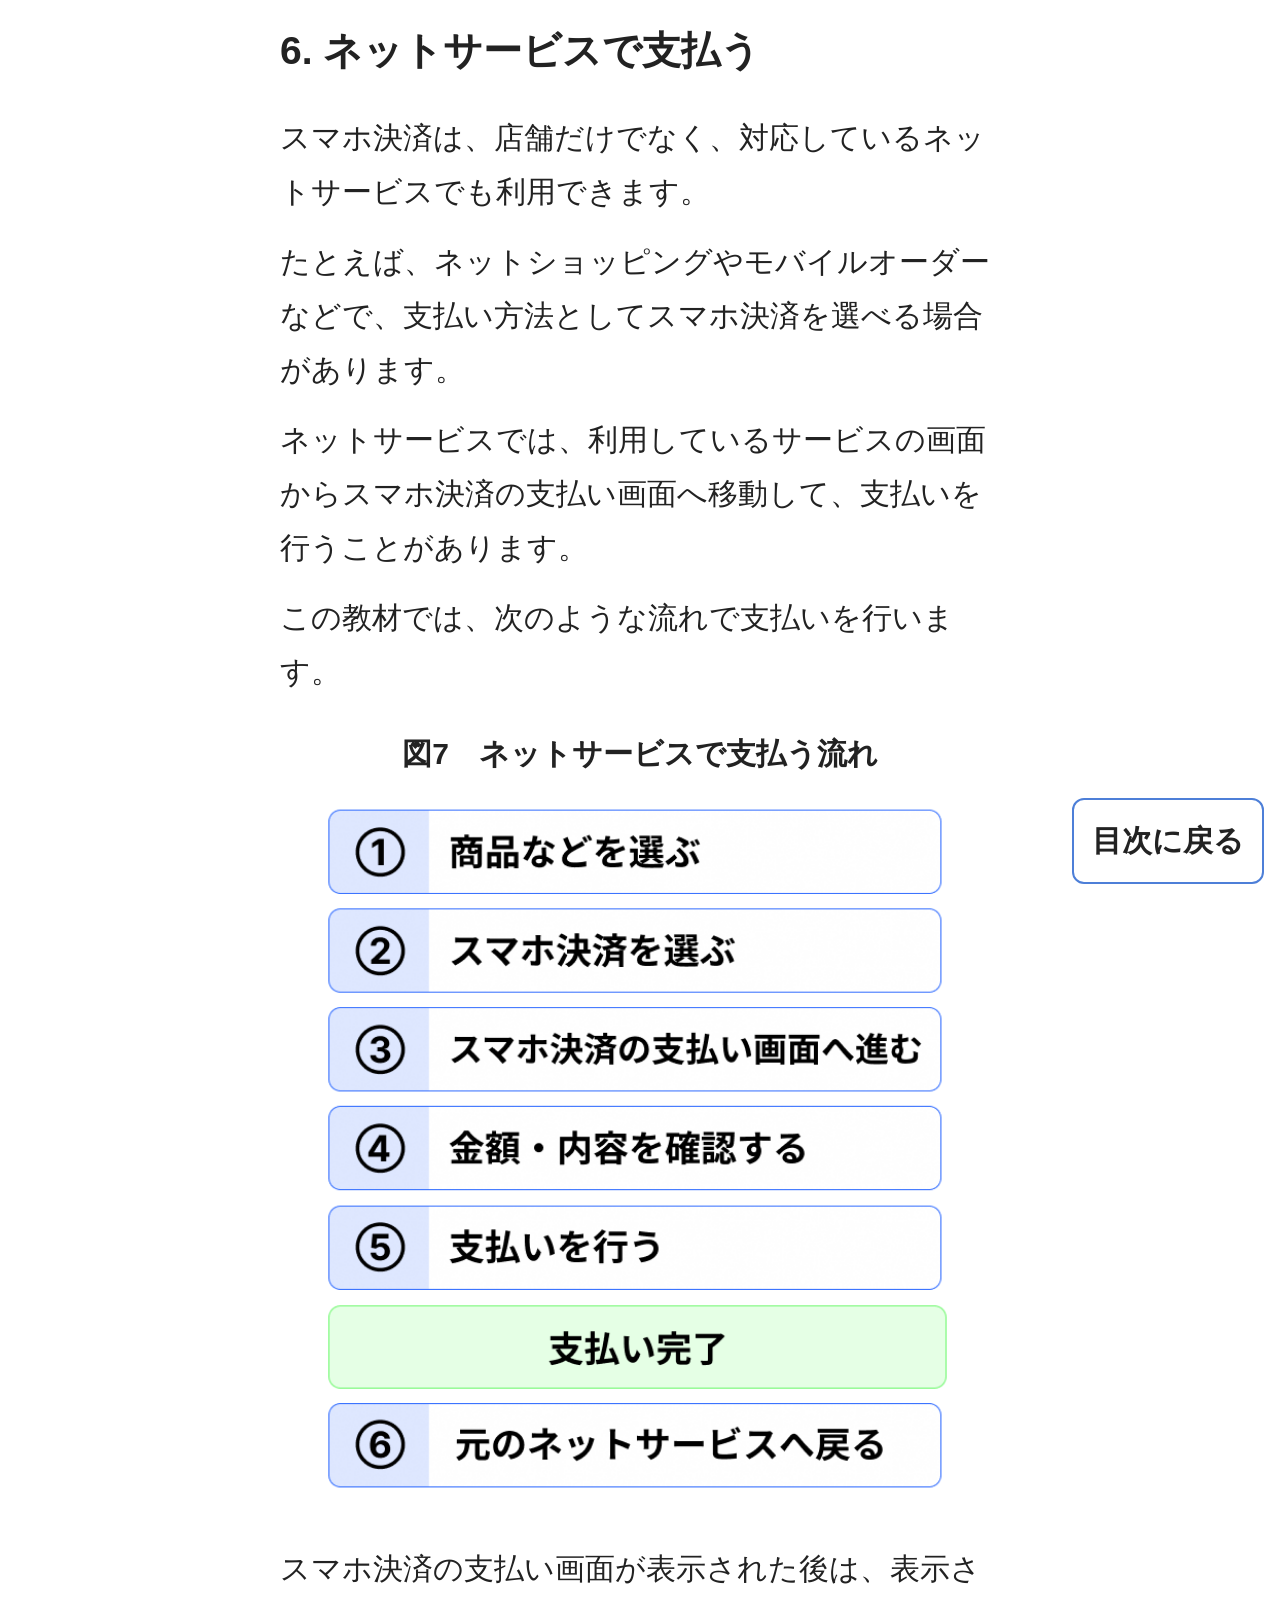
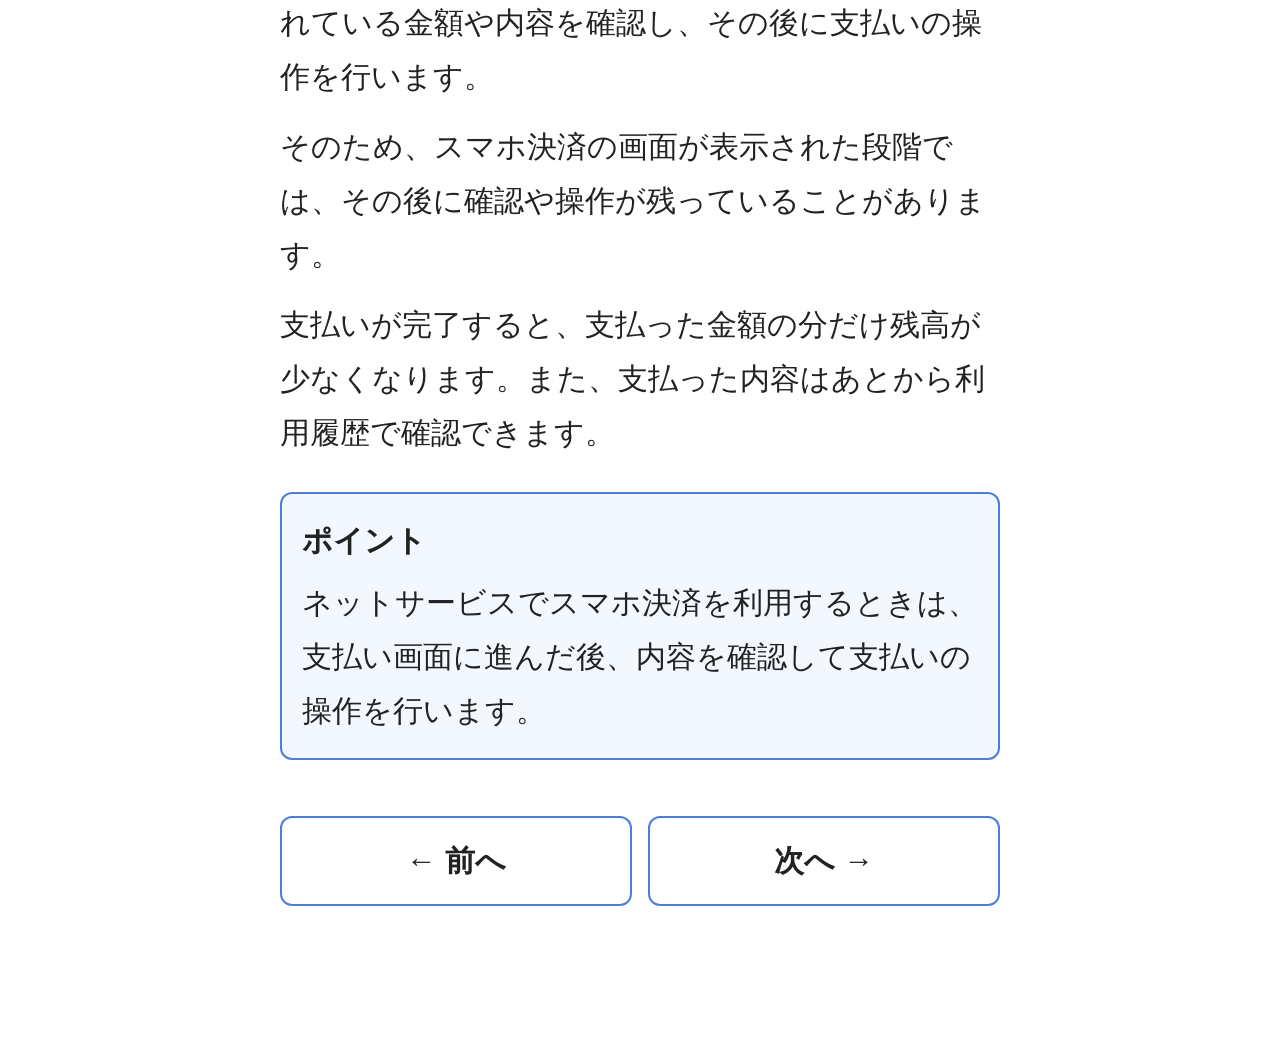
<file: chapter6.html>
<!DOCTYPE html>
<html lang="ja">

<head>
  <meta charset="UTF-8">
  <meta name="viewport" content="width=device-width, initial-scale=1.0">

  <title>6. ネットサービスで支払う | 架空スマホ決済アプリ学習教材</title>

  <link rel="stylesheet" href="css/style.css">
</head>

<body>

  <main>

    <h1>6. ネットサービスで支払う</h1>

    <p>
      スマホ決済は、店舗だけでなく、対応しているネットサービスでも利用できます。
    </p>

    <p>
      たとえば、ネットショッピングやモバイルオーダーなどで、支払い方法としてスマホ決済を選べる場合があります。
    </p>

    <p>
      ネットサービスでは、利用しているサービスの画面からスマホ決済の支払い画面へ移動して、支払いを行うことがあります。
    </p>

    <p>
      この教材では、次のような流れで支払いを行います。
    </p>

    <figure>
      <figcaption>図7　ネットサービスで支払う流れ</figcaption>
      <img
        src="images/figures/figure-07-online-payment-flow.png"
        alt="商品などを選んでからスマホ決済での支払いを完了し、元のネットサービスへ戻るまでの流れ"
        class="figure-image"
      >
    </figure>

    <p>
      スマホ決済の支払い画面が表示された後は、表示されている金額や内容を確認し、その後に支払いの操作を行います。
    </p>

    <p>
      そのため、スマホ決済の画面が表示された段階では、その後に確認や操作が残っていることがあります。
    </p>

    <p>
      支払いが完了すると、支払った金額の分だけ残高が少なくなります。また、支払った内容はあとから利用履歴で確認できます。
    </p>

    <div class="point-box">
      <p class="point-title">ポイント</p>
      <p>
        ネットサービスでスマホ決済を利用するときは、支払い画面に進んだ後、内容を確認して支払いの操作を行います。
      </p>
    </div>

    <nav class="chapter-nav">
      <a href="chapter5.html">← 前へ</a>
      <a href="chapter7.html">次へ →</a>
    </nav>

  </main>

  <a href="toc.html" class="back-to-toc">
    目次に戻る
  </a>

</body>

</html>
</file>
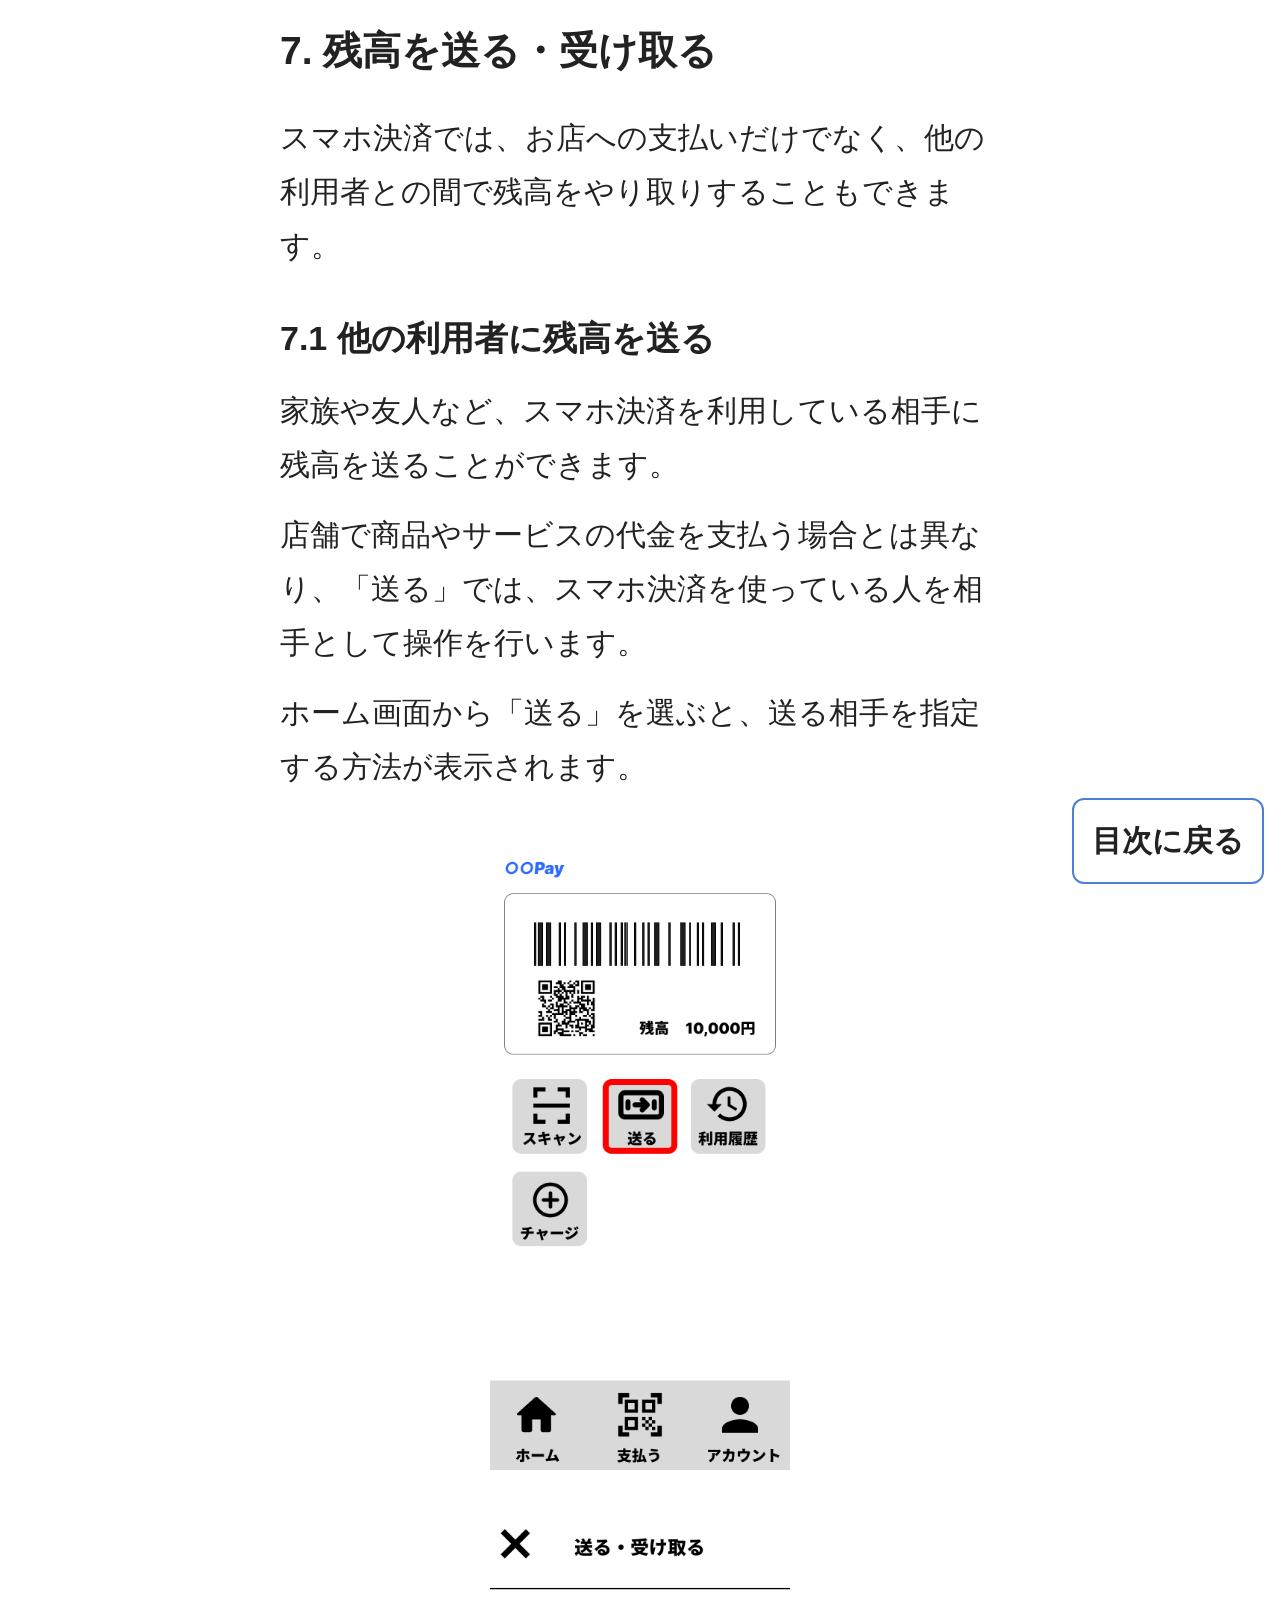
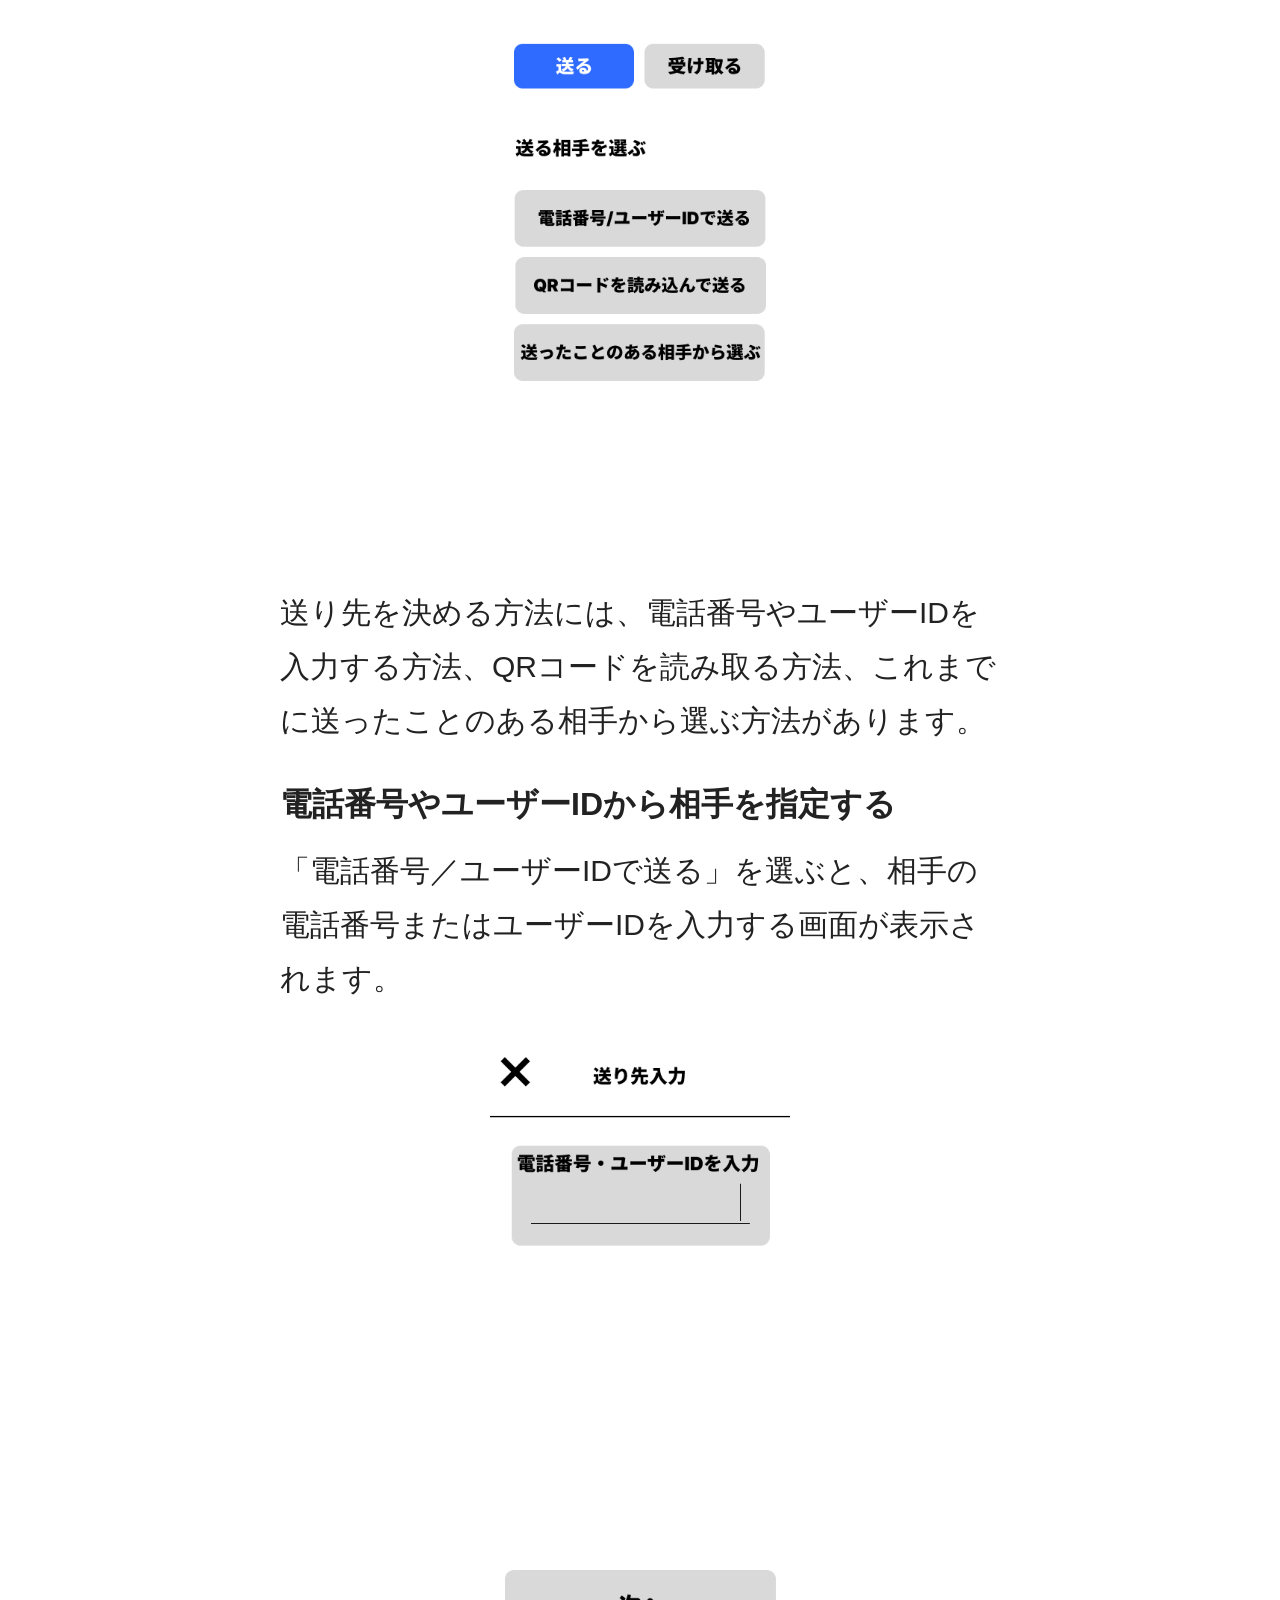
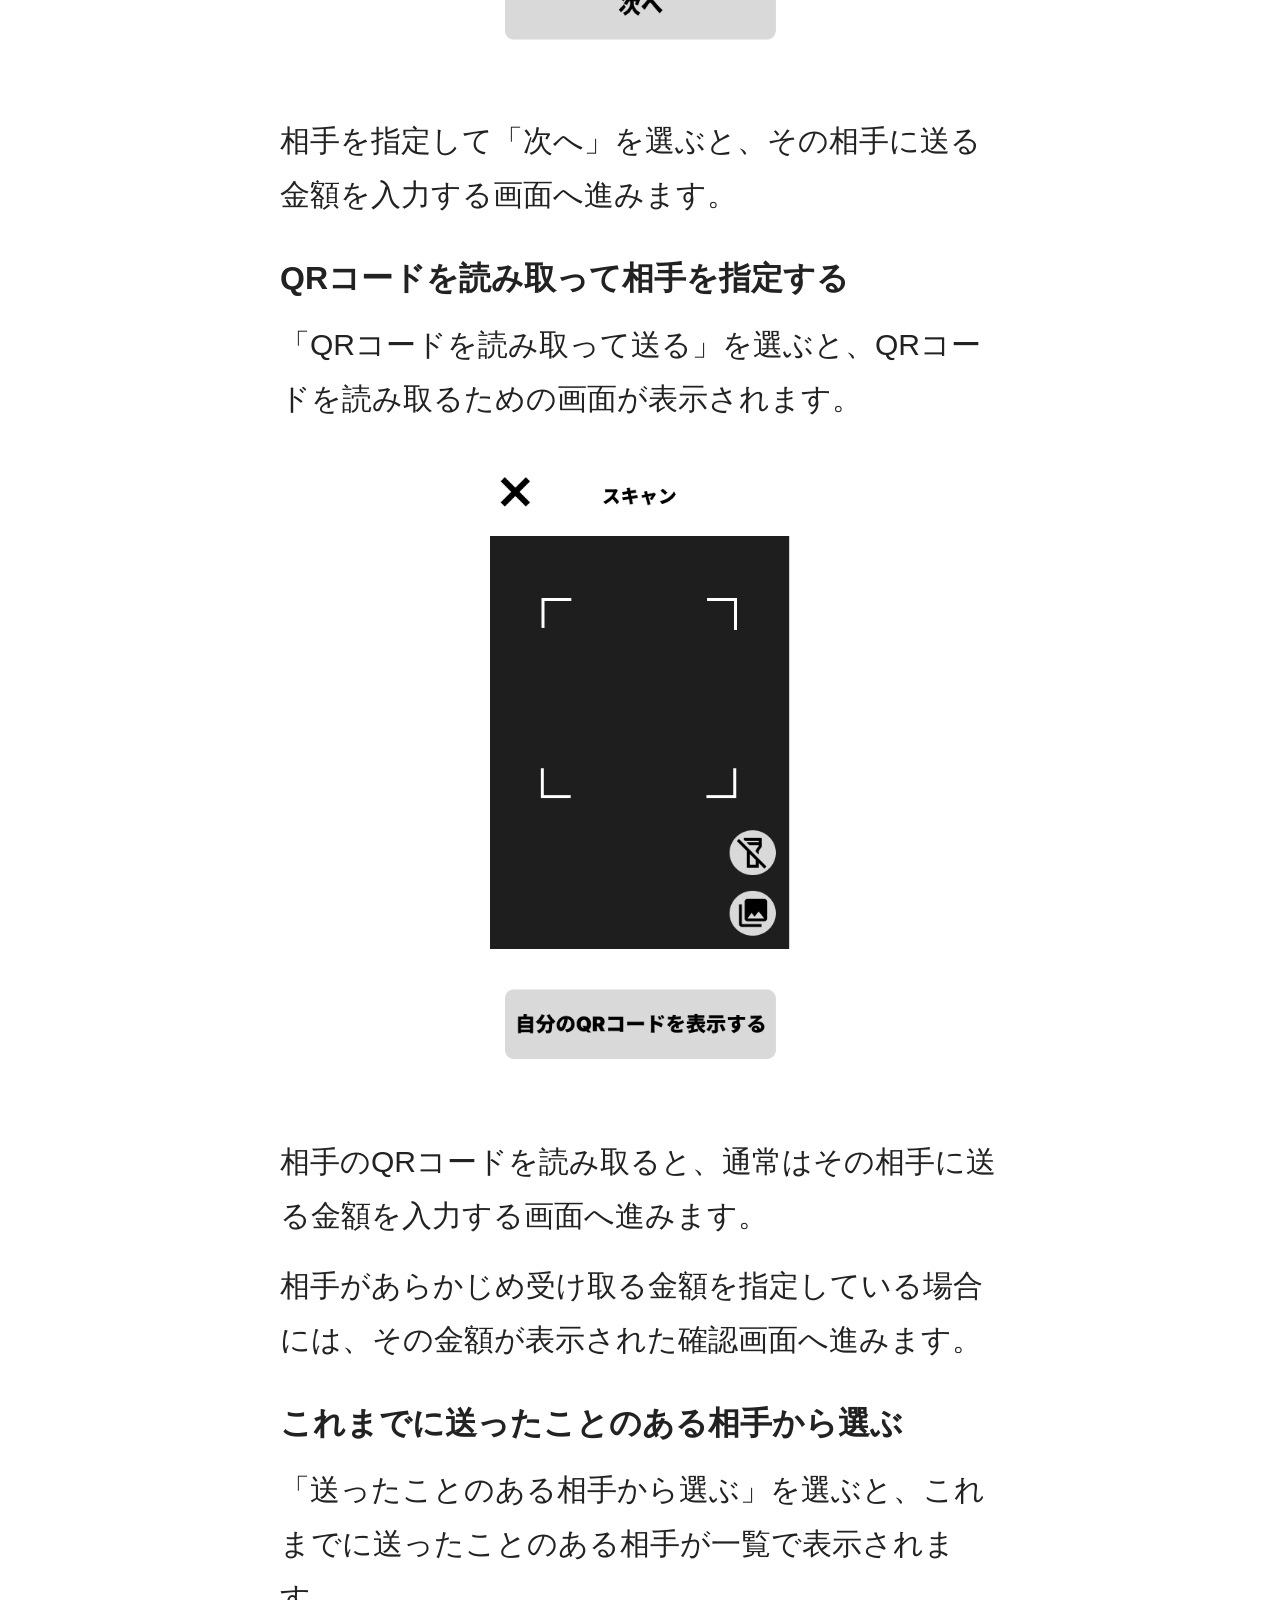
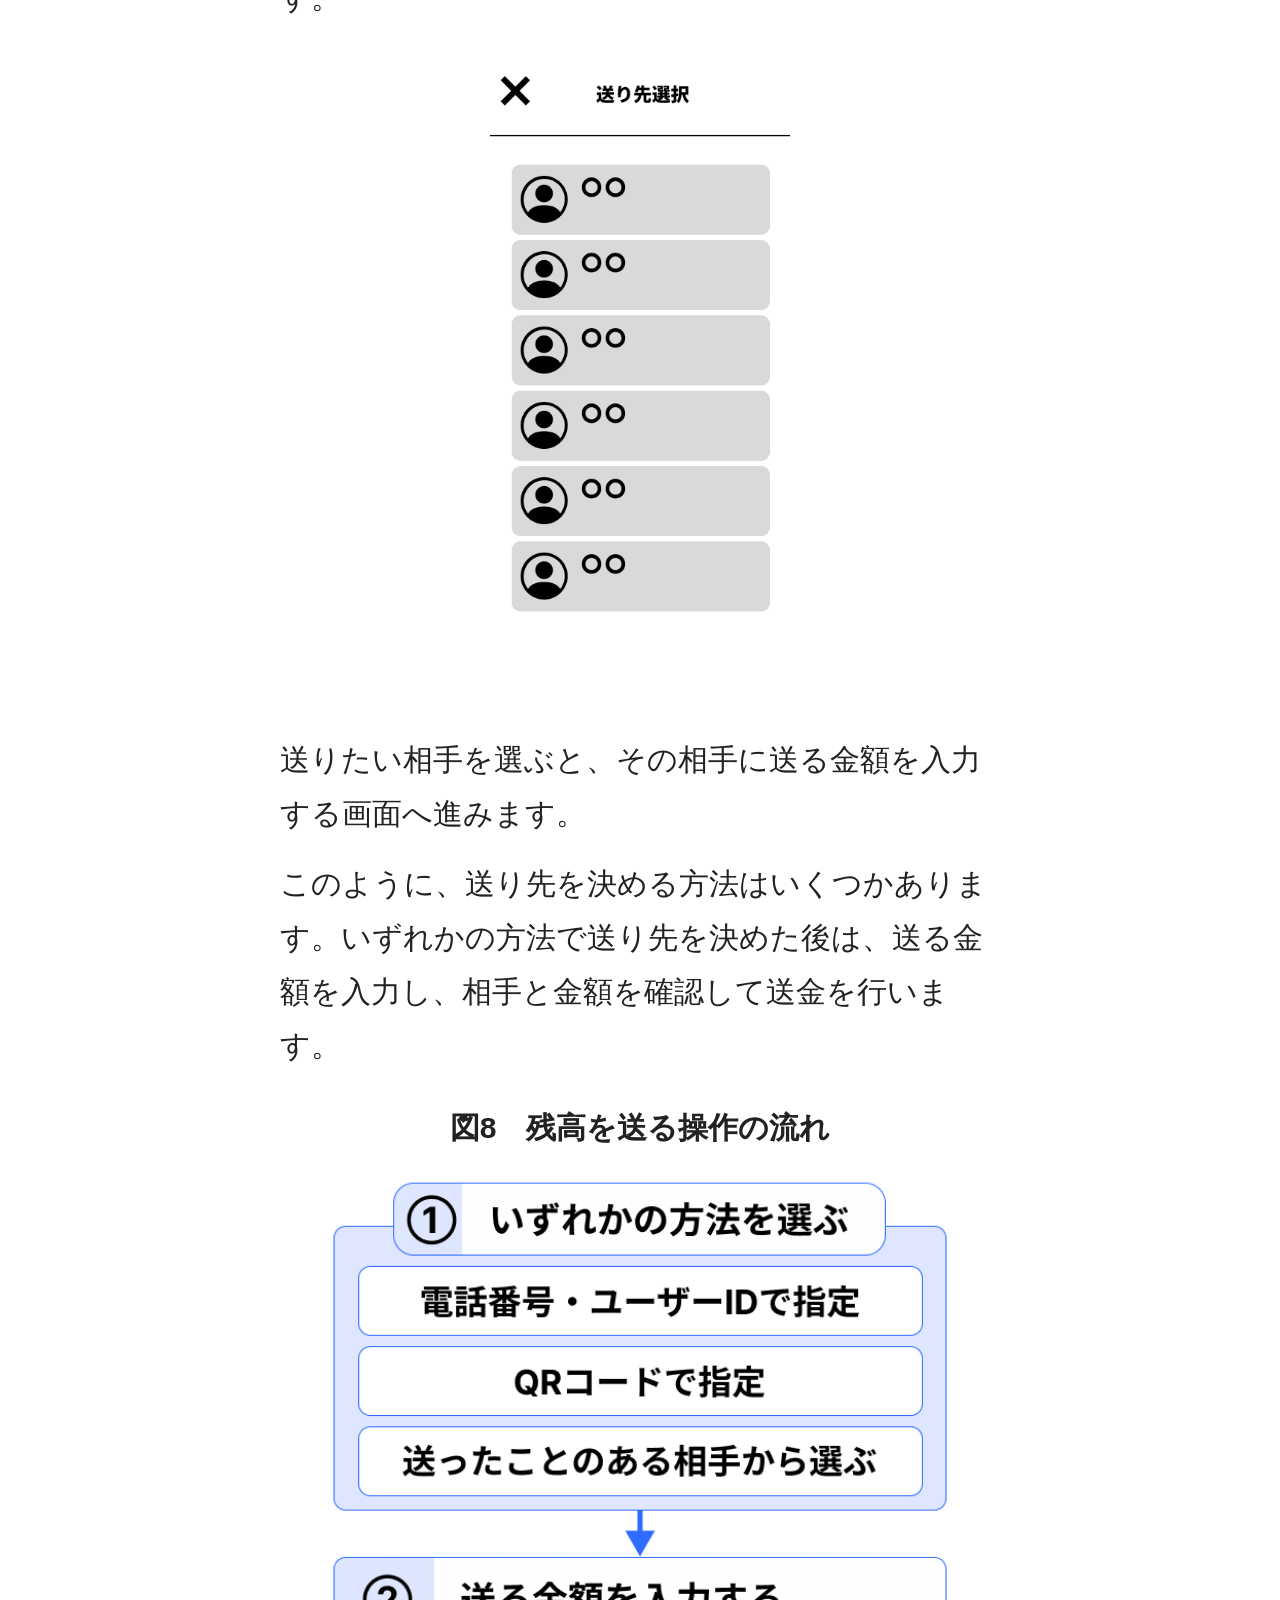
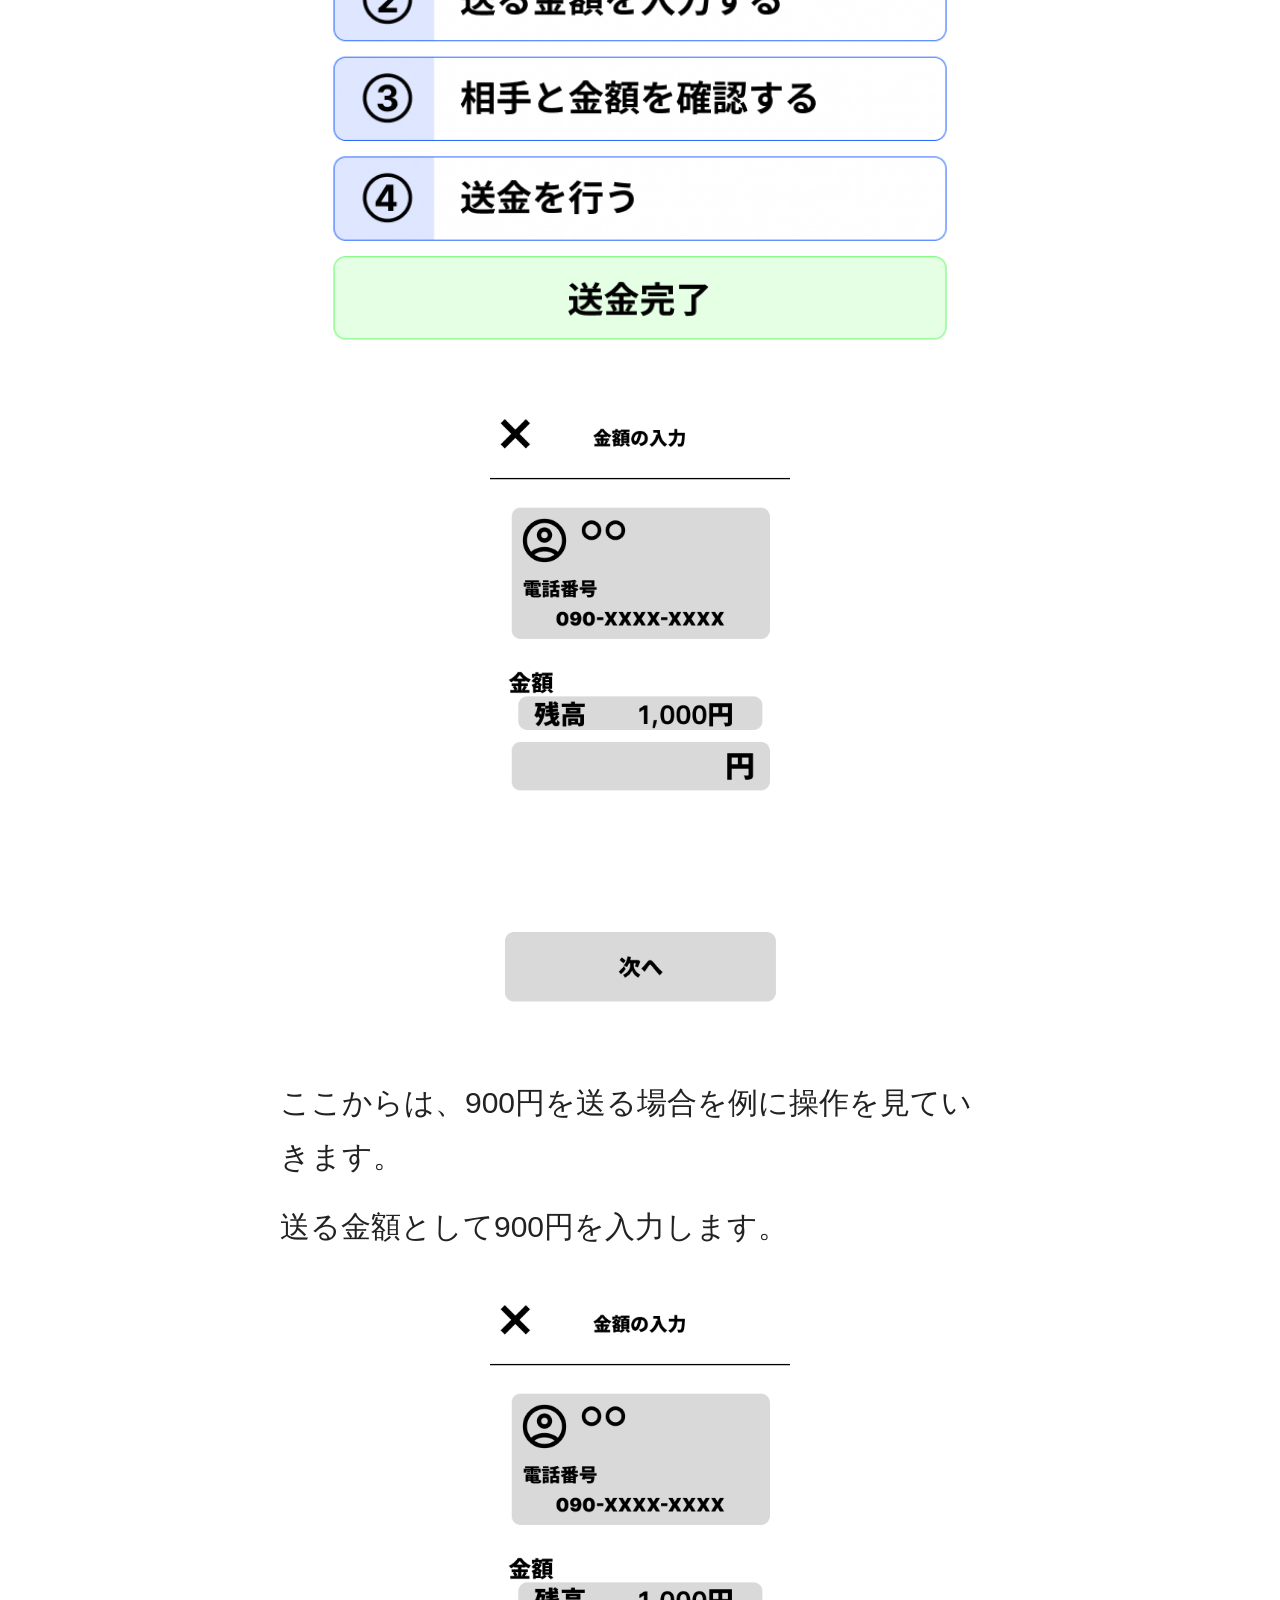
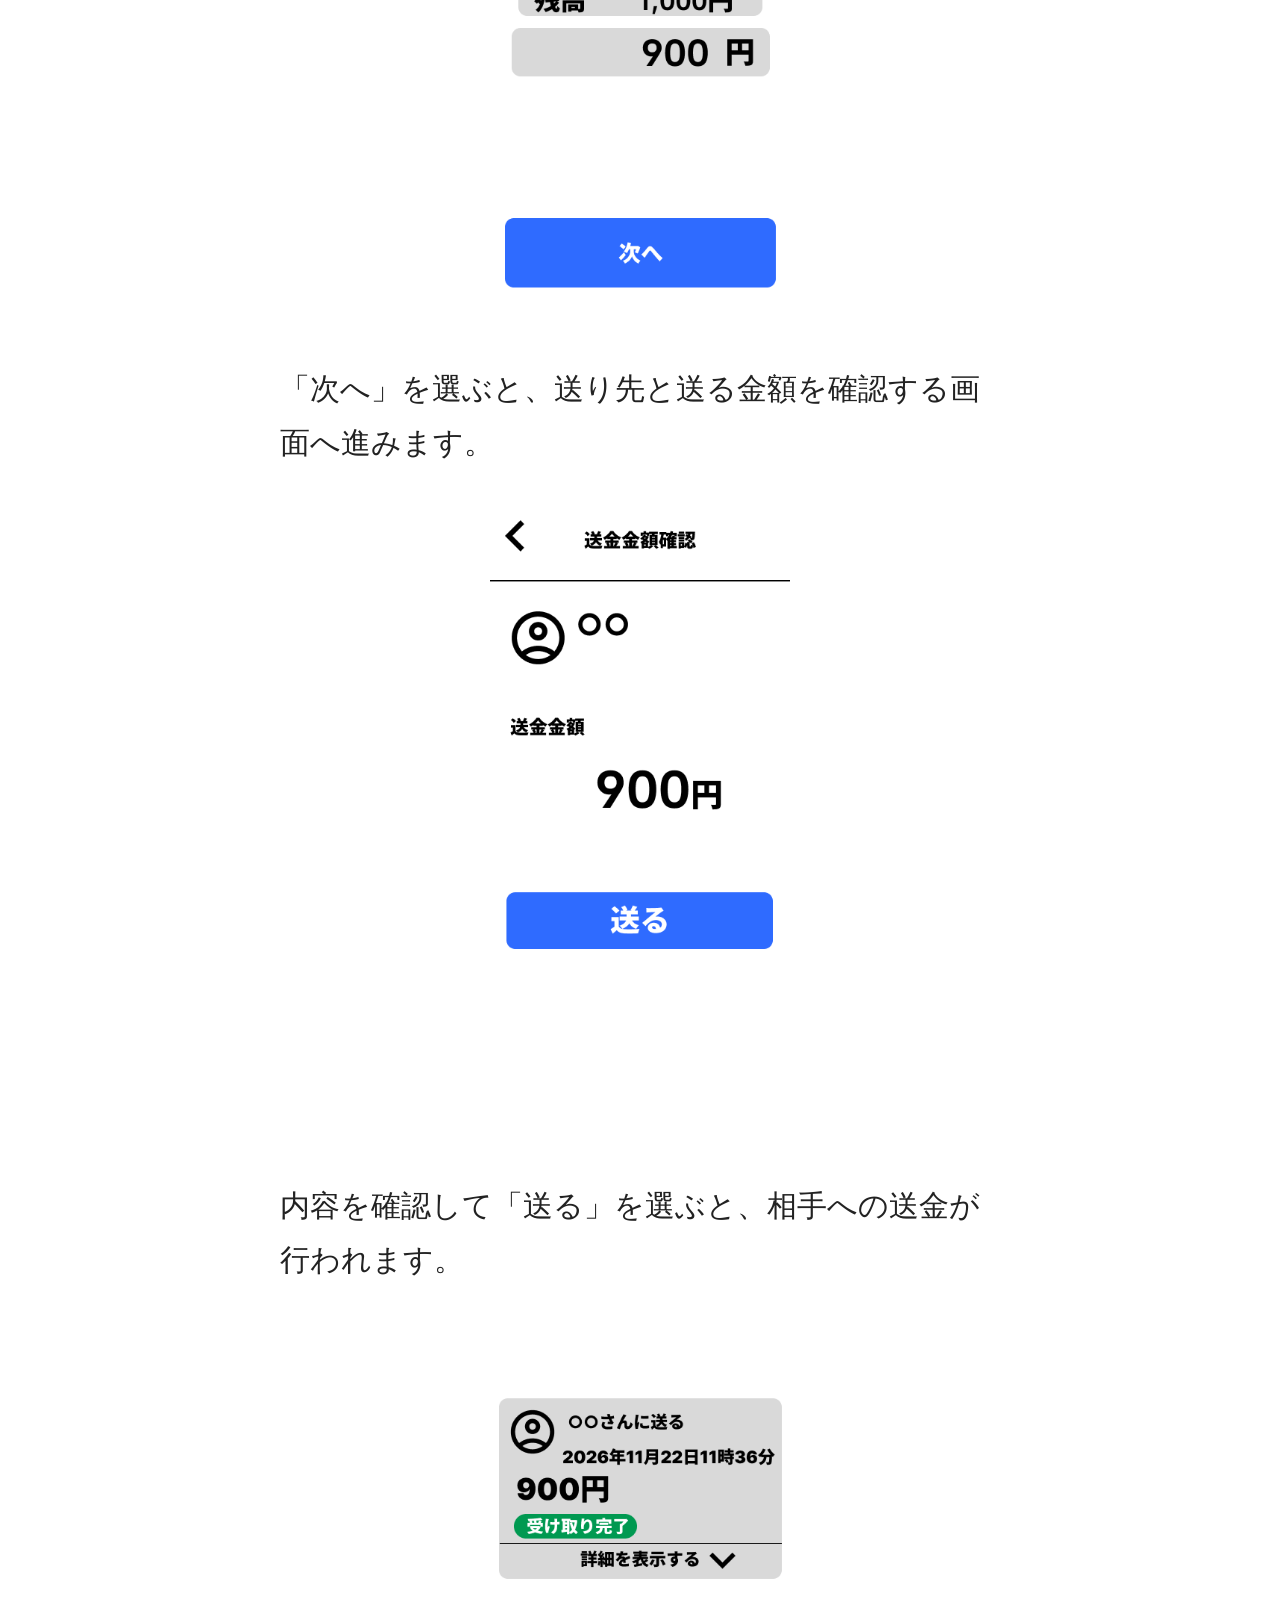
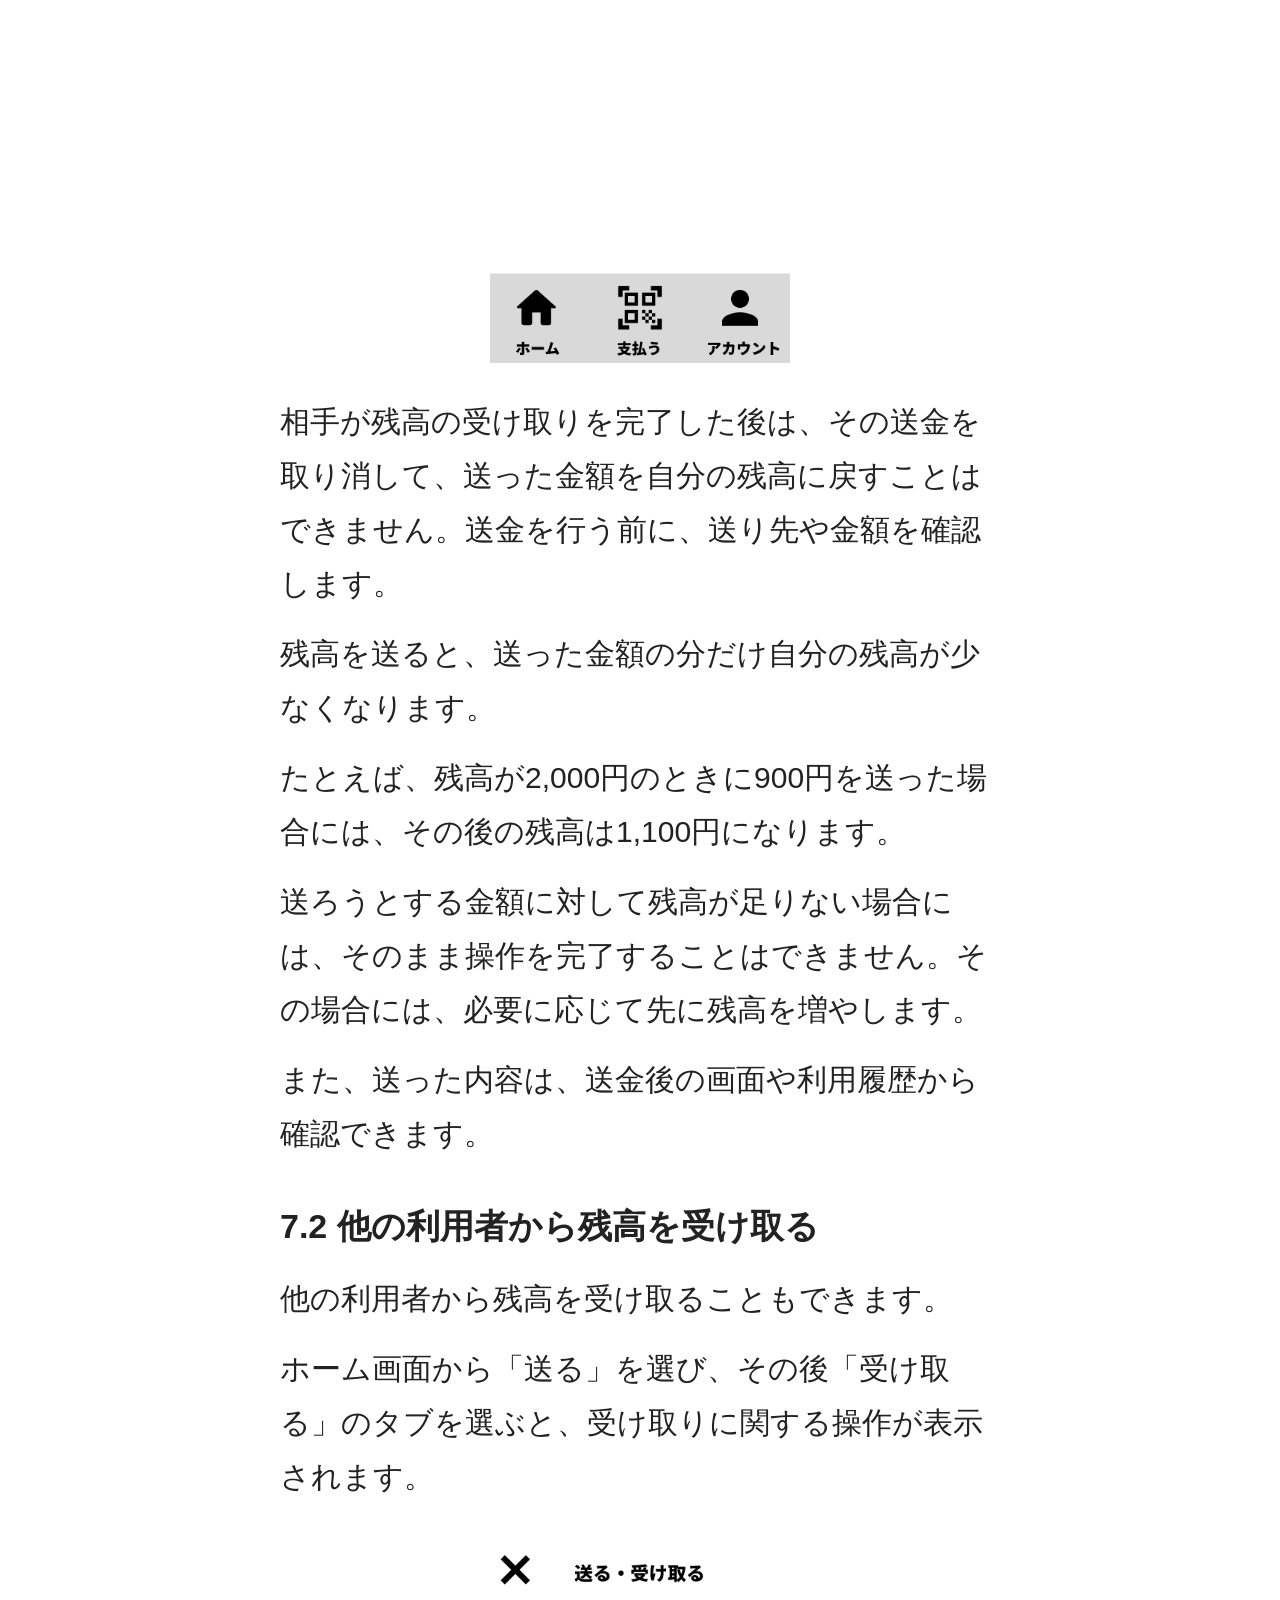
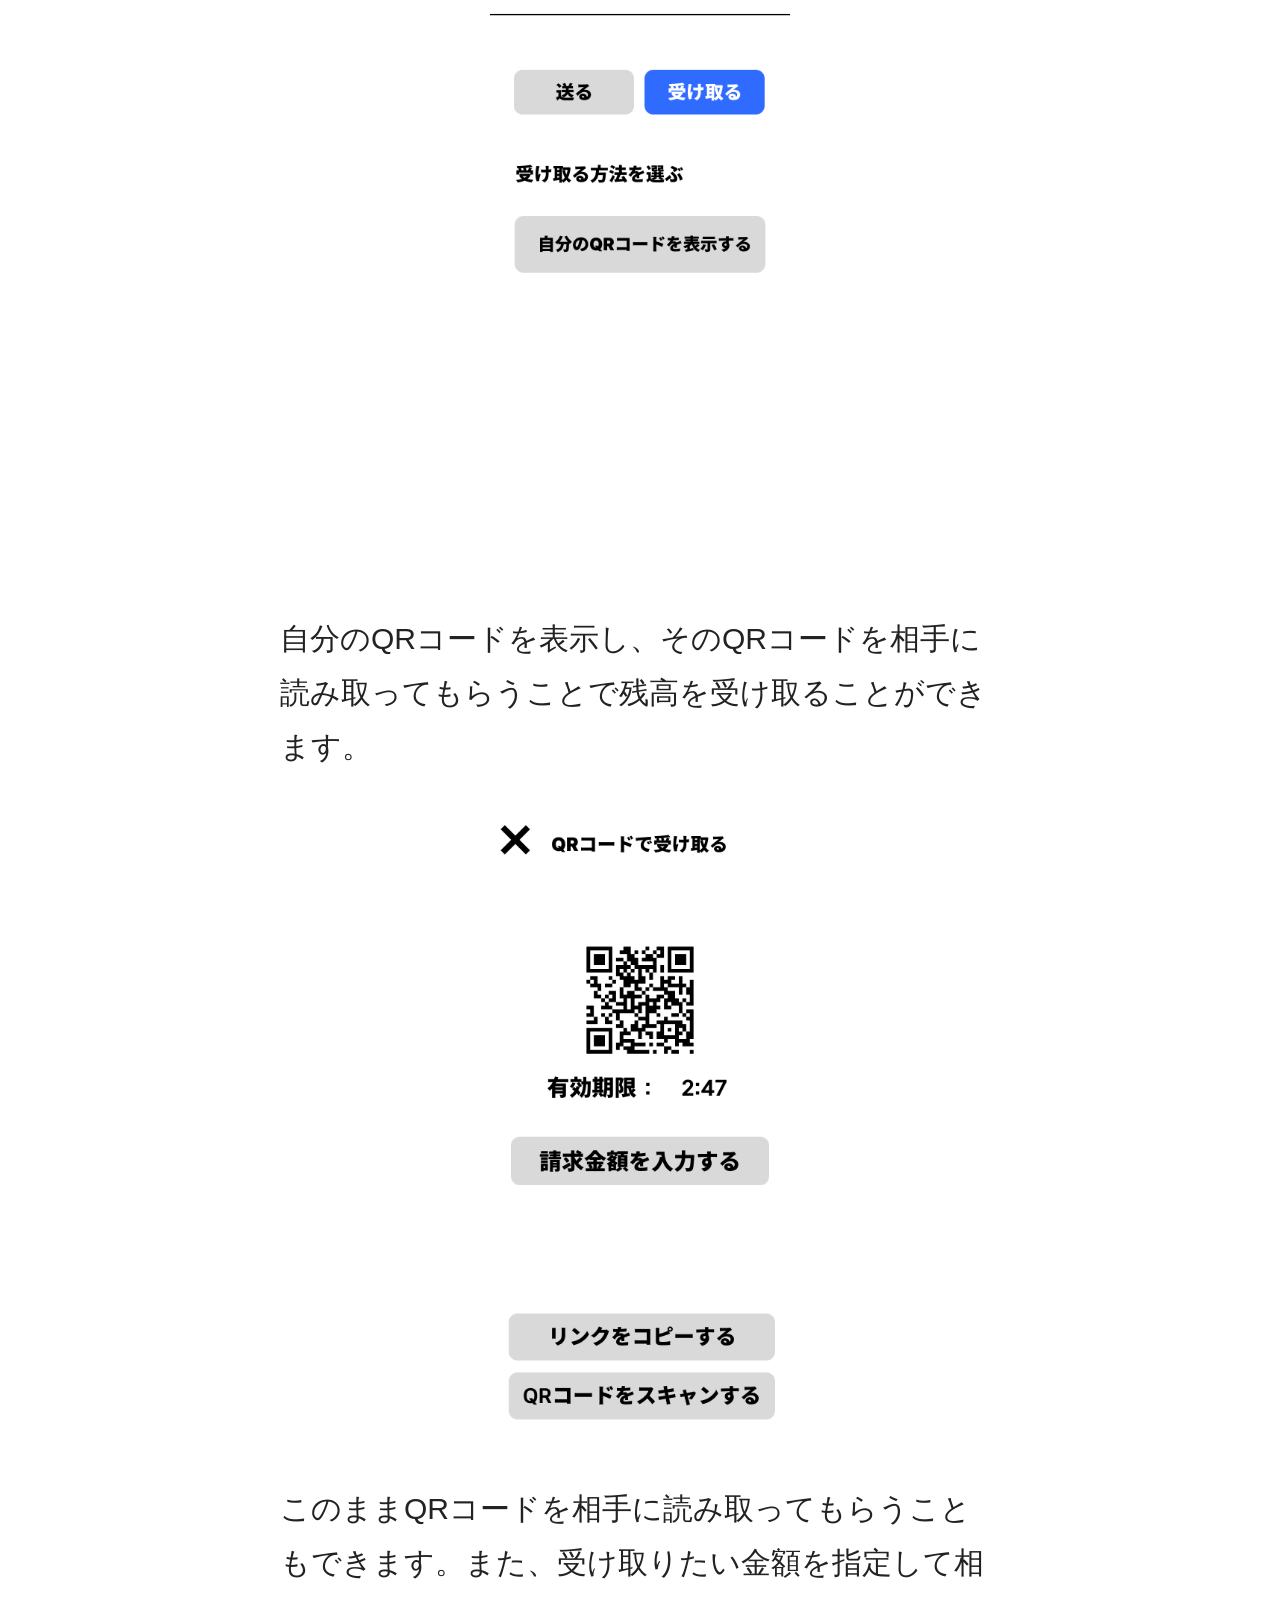
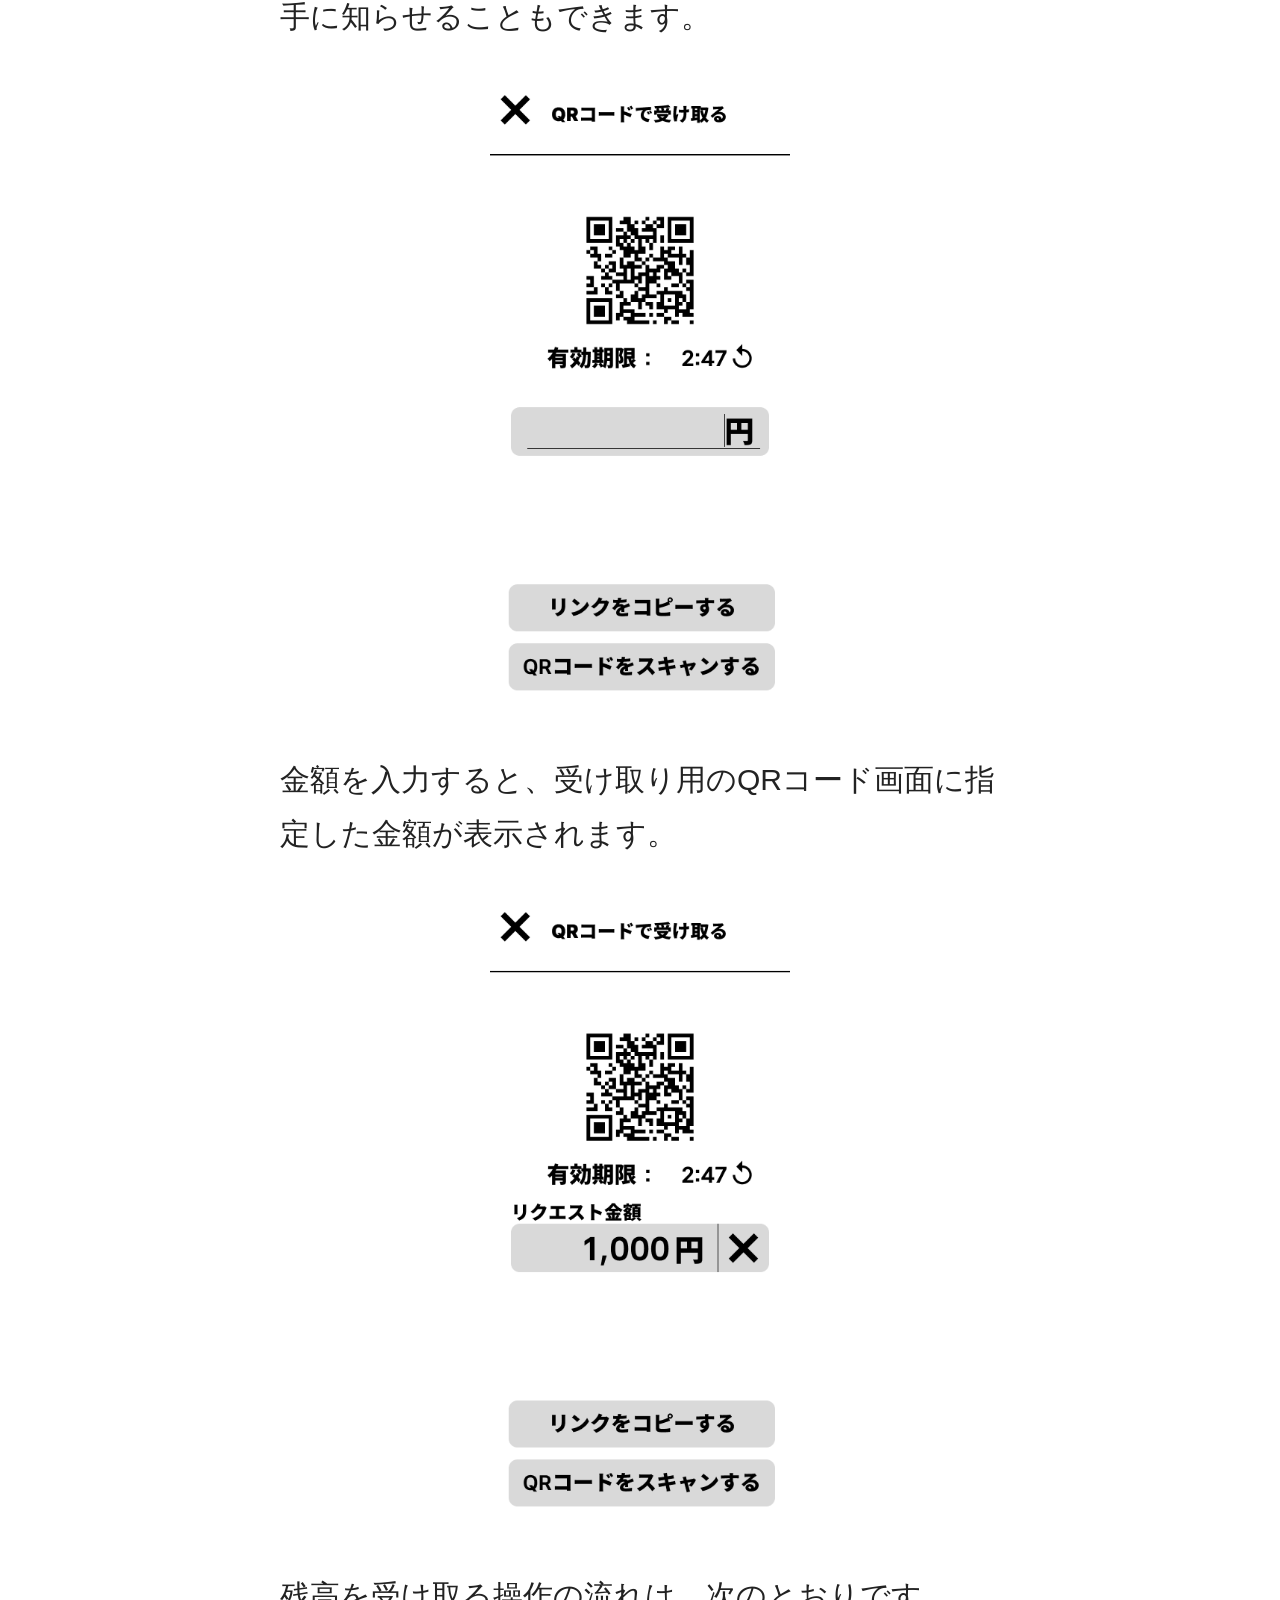
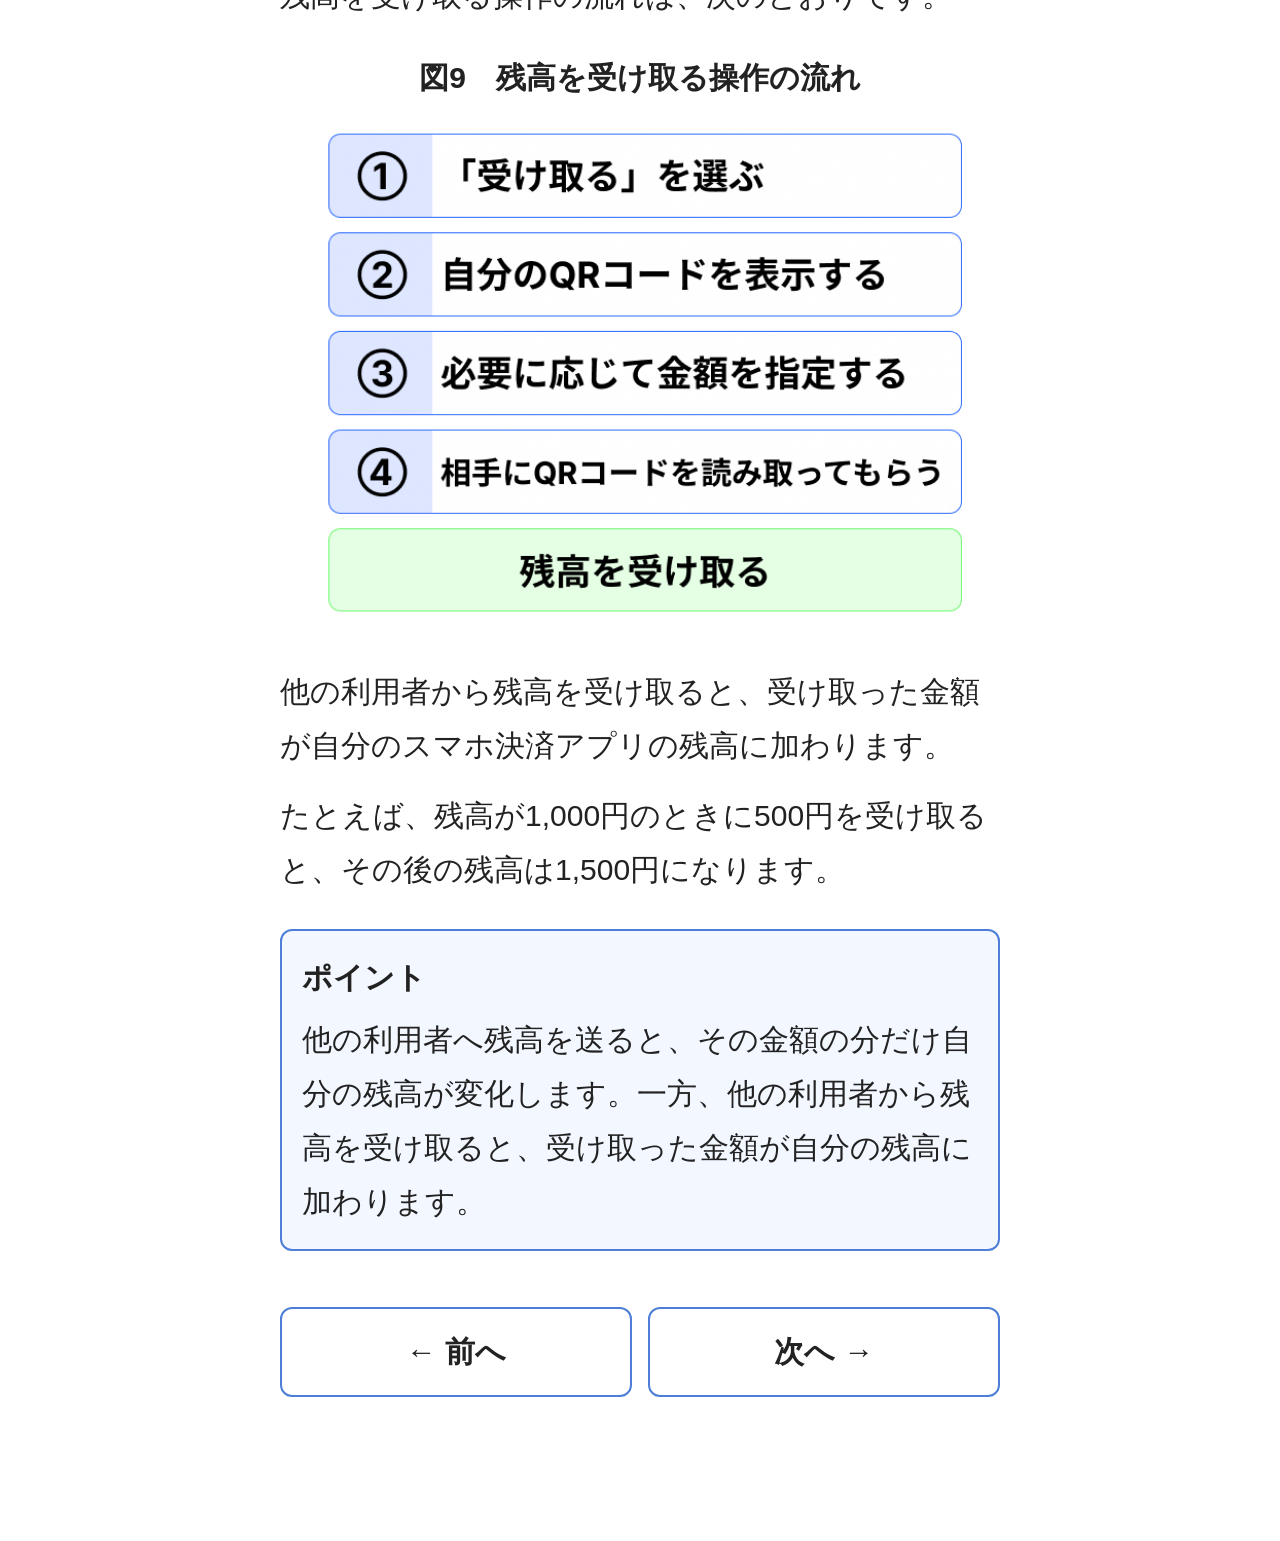
<file: chapter7.html>
<!DOCTYPE html>
<html lang="ja">

<head>
  <meta charset="UTF-8">
  <meta name="viewport" content="width=device-width, initial-scale=1.0">

  <title>7. 残高を送る・受け取る | 架空スマホ決済アプリ学習教材</title>

  <link rel="stylesheet" href="css/style.css">
</head>

<body>

  <main>

    <h1>7. 残高を送る・受け取る</h1>

    <p>
      スマホ決済では、お店への支払いだけでなく、他の利用者との間で残高をやり取りすることもできます。
    </p>

    <h2>7.1 他の利用者に残高を送る</h2>

    <p>
      家族や友人など、スマホ決済を利用している相手に残高を送ることができます。
    </p>

    <p>
      店舗で商品やサービスの代金を支払う場合とは異なり、「送る」では、スマホ決済を使っている人を相手として操作を行います。
    </p>

    <p>
      ホーム画面から「送る」を選ぶと、送る相手を指定する方法が表示されます。
    </p>

    <img
      src="images/app/screen-a0-send.png"
      alt="ホーム画面の送るの位置を赤枠で示した画面"
      class="app-screen"
    >

    <img
      src="images/app/screen-c0-0.png"
      alt="送るタブが選ばれ、送り先を決める3種類の方法が表示されている画面"
      class="app-screen"
    >

    <p>
      送り先を決める方法には、電話番号やユーザーIDを入力する方法、QRコードを読み取る方法、これまでに送ったことのある相手から選ぶ方法があります。
    </p>

    <h3>電話番号やユーザーIDから相手を指定する</h3>

    <p>
      「電話番号／ユーザーIDで送る」を選ぶと、相手の電話番号またはユーザーIDを入力する画面が表示されます。
    </p>

    <img
      src="images/app/screen-c0-1.png"
      alt="電話番号またはユーザーIDを入力して送り先を指定する画面"
      class="app-screen"
    >

    <p>
      相手を指定して「次へ」を選ぶと、その相手に送る金額を入力する画面へ進みます。
    </p>

    <h3>QRコードを読み取って相手を指定する</h3>

    <p>
      「QRコードを読み取って送る」を選ぶと、QRコードを読み取るための画面が表示されます。
    </p>

    <img
      src="images/app/screen-c0-2.png"
      alt="相手のQRコードを読み取るための画面"
      class="app-screen"
    >

    <p>
      相手のQRコードを読み取ると、通常はその相手に送る金額を入力する画面へ進みます。
    </p>

    <p>
      相手があらかじめ受け取る金額を指定している場合には、その金額が表示された確認画面へ進みます。
    </p>

    <h3>これまでに送ったことのある相手から選ぶ</h3>

    <p>
      「送ったことのある相手から選ぶ」を選ぶと、これまでに送ったことのある相手が一覧で表示されます。
    </p>

    <img
      src="images/app/screen-c0-3.png"
      alt="これまでに送ったことのある相手が一覧で表示されている画面"
      class="app-screen"
    >

    <p>
      送りたい相手を選ぶと、その相手に送る金額を入力する画面へ進みます。
    </p>

    <p>
      このように、送り先を決める方法はいくつかあります。いずれかの方法で送り先を決めた後は、送る金額を入力し、相手と金額を確認して送金を行います。
    </p>

    <figure>
      <figcaption>図8　残高を送る操作の流れ</figcaption>
      <img
        src="images/figures/figure-08-send-balance-flow.png"
        alt="送り先を決める方法を選び、金額を入力して確認し、送金が完了するまでの流れ"
        class="figure-image"
      >
    </figure>

    <img
      src="images/app/screen-c0-4.png"
      alt="送り先を決めた後の金額入力画面"
      class="app-screen"
    >

    <p>
      ここからは、900円を送る場合を例に操作を見ていきます。
    </p>

    <p>
      送る金額として900円を入力します。
    </p>

    <img
      src="images/app/screen-c0-5.png"
      alt="送る金額として900円を入力した画面"
      class="app-screen"
    >

    <p>
      「次へ」を選ぶと、送り先と送る金額を確認する画面へ進みます。
    </p>

    <img
      src="images/app/screen-c0-6.png"
      alt="送り先と送金金額900円を確認する画面"
      class="app-screen"
    >

    <p>
      内容を確認して「送る」を選ぶと、相手への送金が行われます。
    </p>

    <img
      src="images/app/screen-c0-7.png"
      alt="相手へ900円を送ったことが分かる送金後の画面"
      class="app-screen"
    >

    <p>
      相手が残高の受け取りを完了した後は、その送金を取り消して、送った金額を自分の残高に戻すことはできません。送金を行う前に、送り先や金額を確認します。
    </p>

    <p>
      残高を送ると、送った金額の分だけ自分の残高が少なくなります。
    </p>

    <p>
      たとえば、残高が2,000円のときに900円を送った場合には、その後の残高は1,100円になります。
    </p>

    <p>
      送ろうとする金額に対して残高が足りない場合には、そのまま操作を完了することはできません。その場合には、必要に応じて先に残高を増やします。
    </p>

    <p>
      また、送った内容は、送金後の画面や利用履歴から確認できます。
    </p>

    <h2>7.2 他の利用者から残高を受け取る</h2>

    <p>
      他の利用者から残高を受け取ることもできます。
    </p>

    <p>
      ホーム画面から「送る」を選び、その後「受け取る」のタブを選ぶと、受け取りに関する操作が表示されます。
    </p>

    <img
      src="images/app/screen-c1-0.png"
      alt="受け取るタブが選ばれ、自分のQRコードを表示する項目が表示されている画面"
      class="app-screen"
    >

    <p>
      自分のQRコードを表示し、そのQRコードを相手に読み取ってもらうことで残高を受け取ることができます。
    </p>

    <img
      src="images/app/screen-c1-1.png"
      alt="受け取り用のQRコードが表示されている画面"
      class="app-screen"
    >

    <p>
      このままQRコードを相手に読み取ってもらうこともできます。また、受け取りたい金額を指定して相手に知らせることもできます。
    </p>

    <img
      src="images/app/screen-c1-2.png"
      alt="請求金額を入力する画面"
      class="app-screen"
    >

    <p>
      金額を入力すると、受け取り用のQRコード画面に指定した金額が表示されます。
    </p>

    <img
      src="images/app/screen-c1-3.png"
      alt="リクエスト金額として1,000円が表示されているQRコード画面"
      class="app-screen"
    >

    <p>
      残高を受け取る操作の流れは、次のとおりです。
    </p>

    <figure>
      <figcaption>図9　残高を受け取る操作の流れ</figcaption>
      <img
        src="images/figures/figure-09-receive-balance-flow.png"
        alt="受け取るを選んでから相手にQRコードを読み取ってもらい、残高を受け取るまでの流れ"
        class="figure-image"
      >
    </figure>

    <p>
      他の利用者から残高を受け取ると、受け取った金額が自分のスマホ決済アプリの残高に加わります。
    </p>

    <p>
      たとえば、残高が1,000円のときに500円を受け取ると、その後の残高は1,500円になります。
    </p>

    <div class="point-box">
      <p class="point-title">ポイント</p>
      <p>
        他の利用者へ残高を送ると、その金額の分だけ自分の残高が変化します。一方、他の利用者から残高を受け取ると、受け取った金額が自分の残高に加わります。
      </p>
    </div>

    <nav class="chapter-nav">
      <a href="chapter6.html">← 前へ</a>
      <a href="chapter8.html">次へ →</a>
    </nav>

  </main>

  <a href="toc.html" class="back-to-toc">
    目次に戻る
  </a>

</body>

</html>
</file>
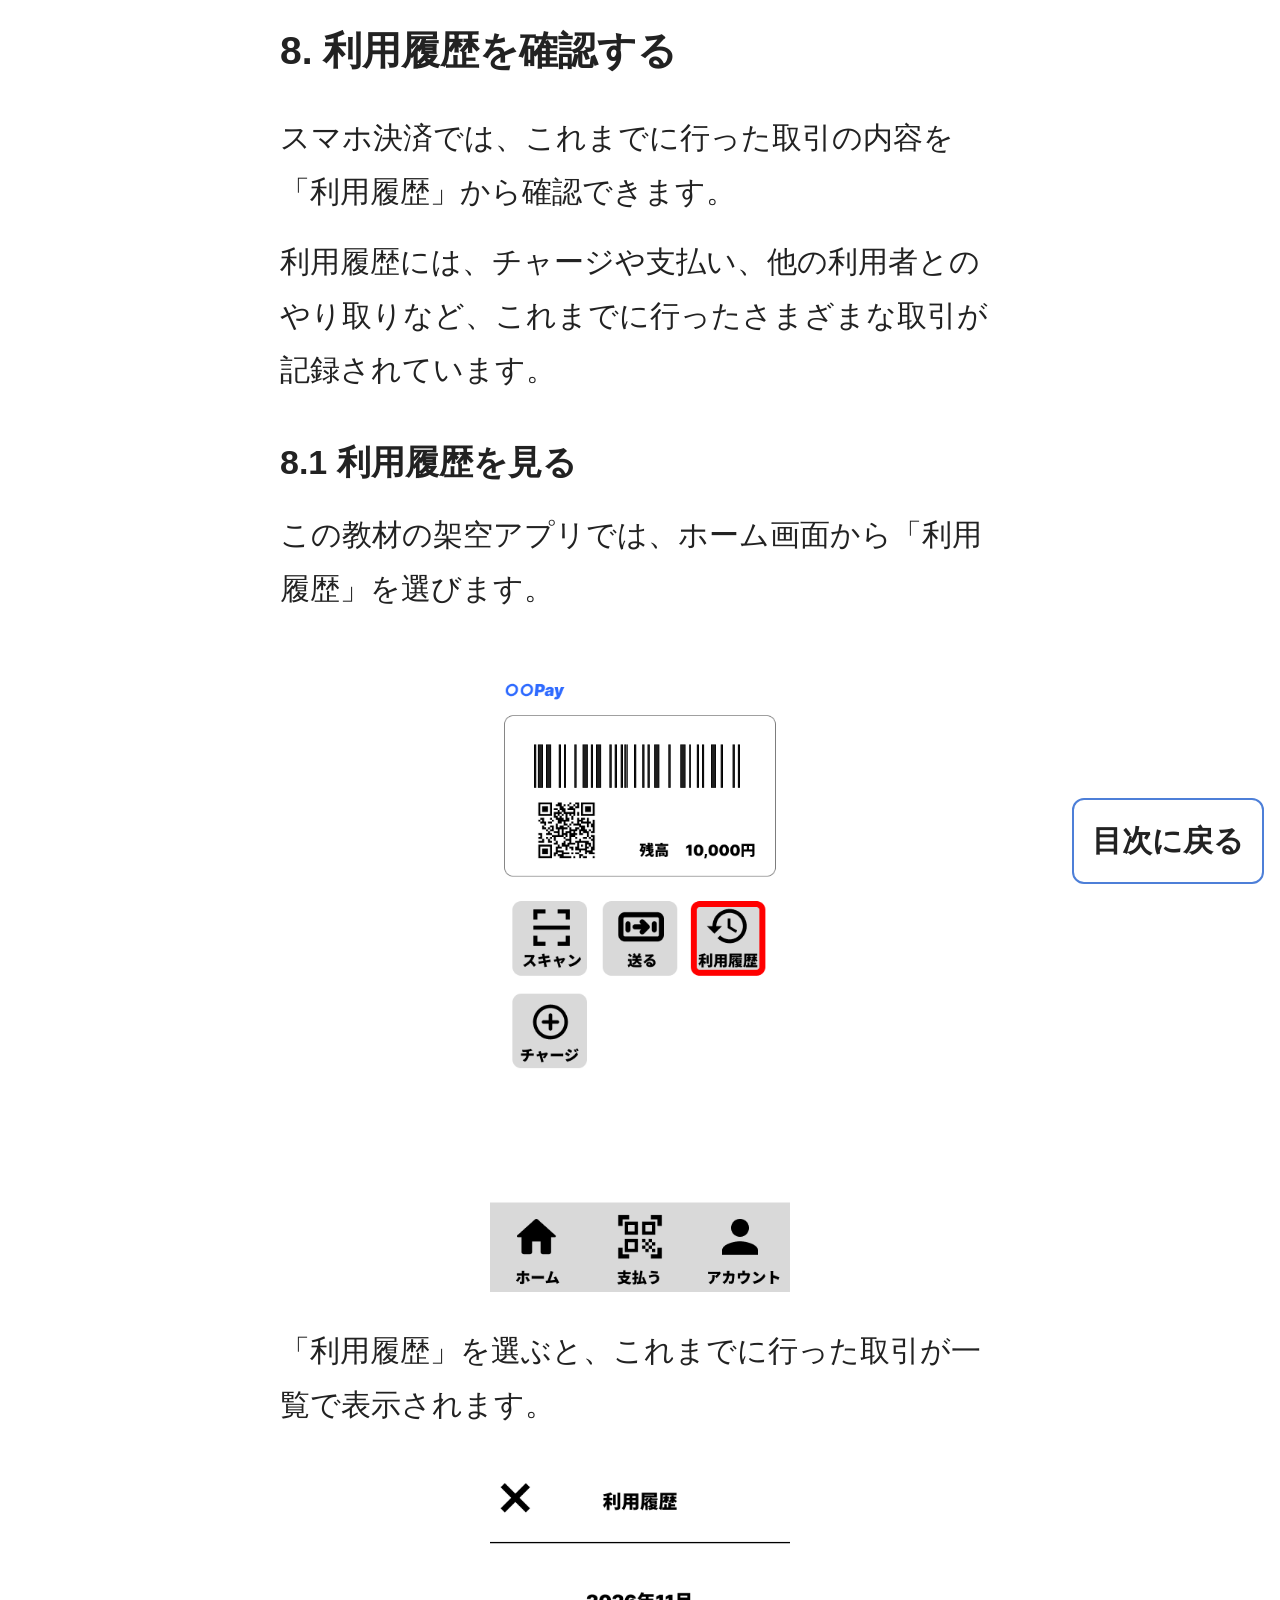
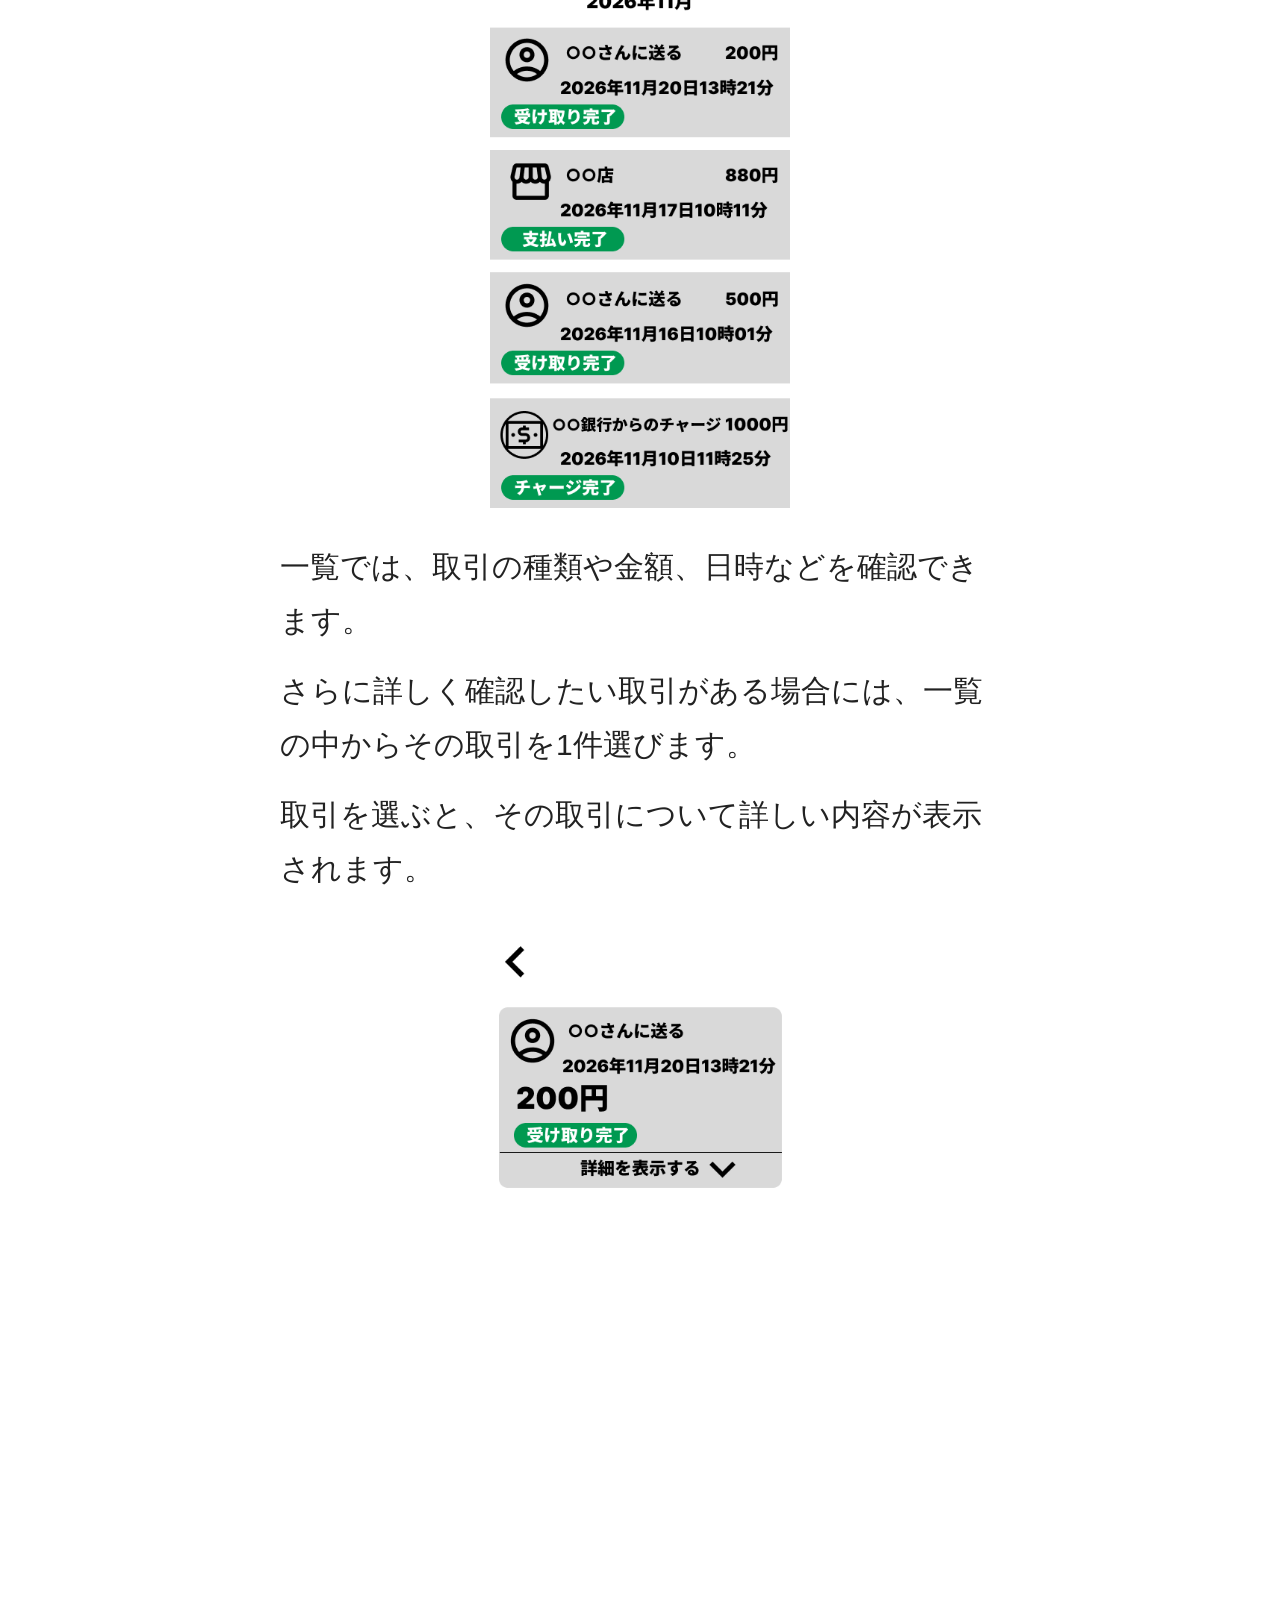
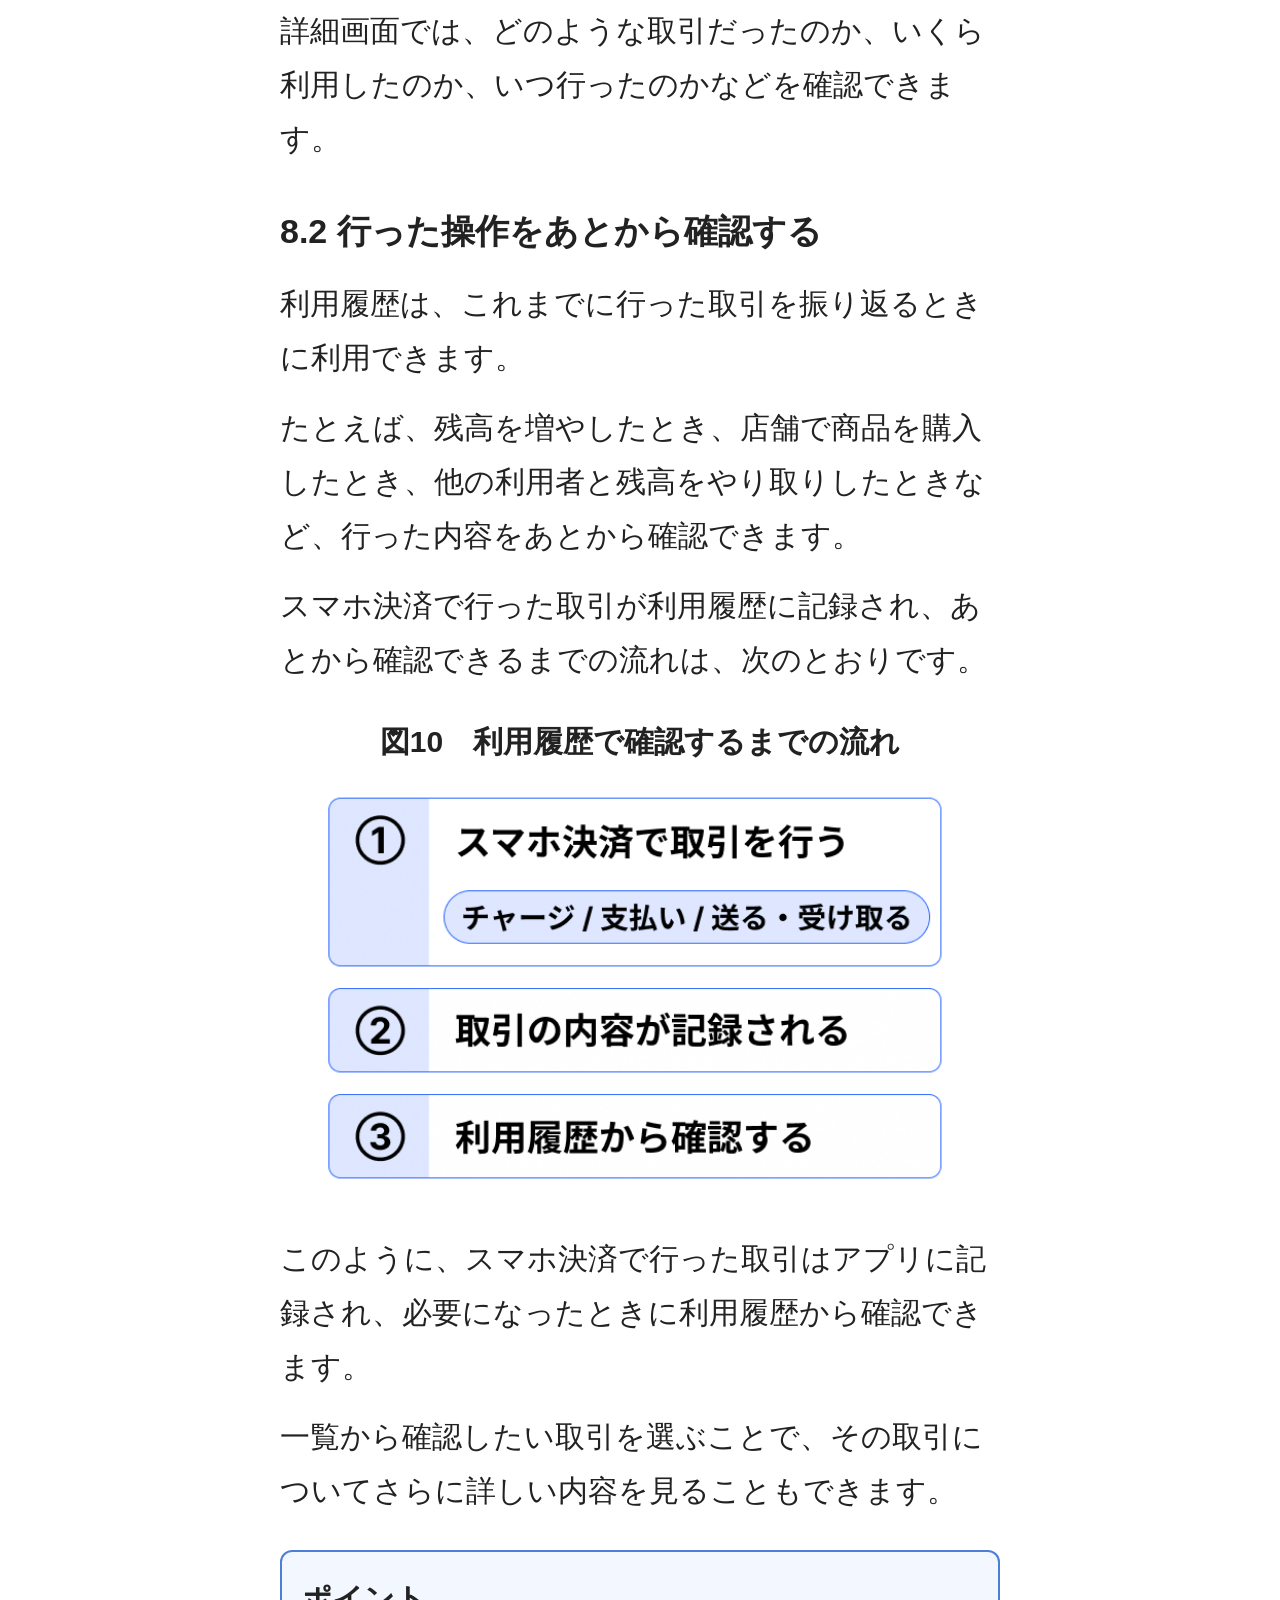
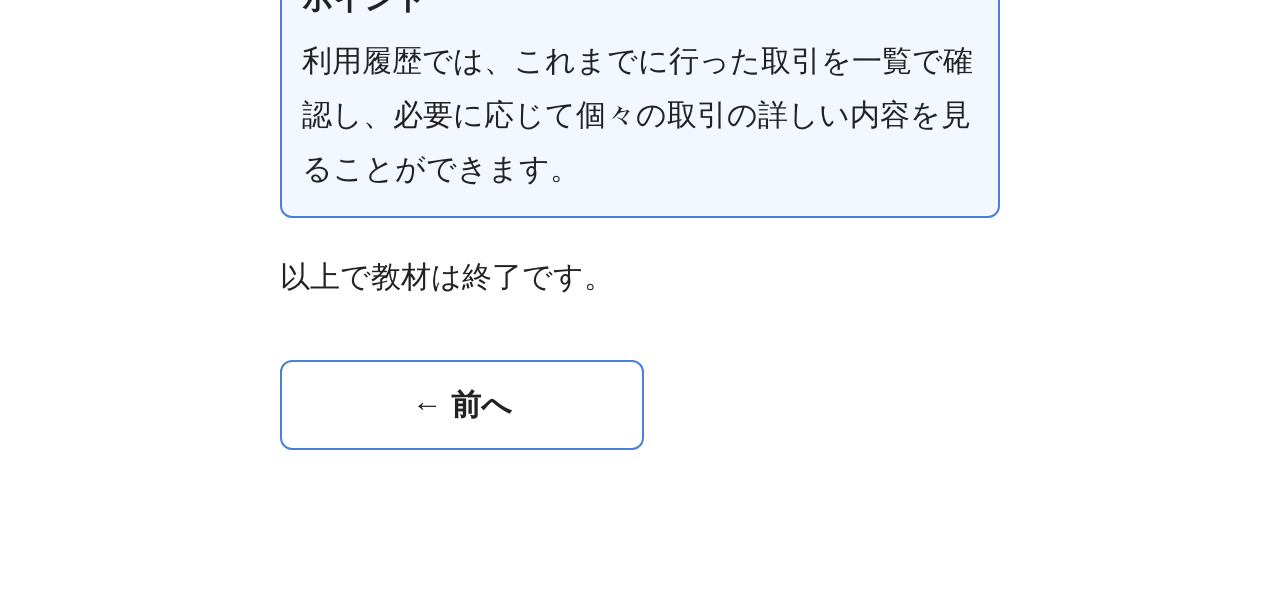
<file: chapter8.html>
<!DOCTYPE html>
<html lang="ja">

<head>
  <meta charset="UTF-8">
  <meta name="viewport" content="width=device-width, initial-scale=1.0">

  <title>8. 利用履歴を確認する | 架空スマホ決済アプリ学習教材</title>

  <link rel="stylesheet" href="css/style.css">
</head>

<body>

  <main>

    <h1>8. 利用履歴を確認する</h1>

    <p>
      スマホ決済では、これまでに行った取引の内容を「利用履歴」から確認できます。
    </p>

    <p>
      利用履歴には、チャージや支払い、他の利用者とのやり取りなど、これまでに行ったさまざまな取引が記録されています。
    </p>

    <h2>8.1 利用履歴を見る</h2>

    <p>
      この教材の架空アプリでは、ホーム画面から「利用履歴」を選びます。
    </p>

    <img
      src="images/app/screen-a0-history.png"
      alt="ホーム画面の利用履歴の位置を赤枠で示した画面"
      class="app-screen"
    >

    <p>
      「利用履歴」を選ぶと、これまでに行った取引が一覧で表示されます。
    </p>

    <img
      src="images/app/screen-d0.png"
      alt="送金、店舗での支払い、チャージなどが並んでいる利用履歴一覧"
      class="app-screen"
    >

    <p>
      一覧では、取引の種類や金額、日時などを確認できます。
    </p>

    <p>
      さらに詳しく確認したい取引がある場合には、一覧の中からその取引を1件選びます。
    </p>

    <p>
      取引を選ぶと、その取引について詳しい内容が表示されます。
    </p>

    <img
      src="images/app/screen-d1.png"
      alt="選択した取引の利用履歴詳細画面"
      class="app-screen"
    >

    <p>
      詳細画面では、どのような取引だったのか、いくら利用したのか、いつ行ったのかなどを確認できます。
    </p>

    <h2>8.2 行った操作をあとから確認する</h2>

    <p>
      利用履歴は、これまでに行った取引を振り返るときに利用できます。
    </p>

    <p>
      たとえば、残高を増やしたとき、店舗で商品を購入したとき、他の利用者と残高をやり取りしたときなど、行った内容をあとから確認できます。
    </p>

    <p>
      スマホ決済で行った取引が利用履歴に記録され、あとから確認できるまでの流れは、次のとおりです。
    </p>

    <figure>
      <figcaption>図10　利用履歴で確認するまでの流れ</figcaption>
      <img
        src="images/figures/figure-10-history-flow.png"
        alt="スマホ決済で取引を行ってから、その内容が記録され、利用履歴から確認するまでの流れ"
        class="figure-image"
      >
    </figure>

    <p>
      このように、スマホ決済で行った取引はアプリに記録され、必要になったときに利用履歴から確認できます。
    </p>

    <p>
      一覧から確認したい取引を選ぶことで、その取引についてさらに詳しい内容を見ることもできます。
    </p>

    <div class="point-box">
      <p class="point-title">ポイント</p>
      <p>
        利用履歴では、これまでに行った取引を一覧で確認し、必要に応じて個々の取引の詳しい内容を見ることができます。
      </p>
    </div>

    <p>
      以上で教材は終了です。
    </p>

    <nav class="chapter-nav">
      <a href="chapter7.html">← 前へ</a>
      <span></span>
    </nav>

  </main>

  <a href="toc.html" class="back-to-toc">
    目次に戻る
  </a>

</body>

</html>
</file>
<file: css/style.css>
* {
  box-sizing: border-box;
}

body {
  margin: 0;
  padding: 0 16px 120px;

  font-family:
    -apple-system,
    BlinkMacSystemFont,
    "Segoe UI",
    "Noto Sans JP",
    "Hiragino Kaku Gothic ProN",
    "Yu Gothic",
    sans-serif;

  font-size: 30px;
  line-height: 1.8;

  color: #222;
  background-color: #fff;
}

main {
  width: 100%;
  max-width: 720px;
  margin: 0 auto;
  padding: 24px 0;
}

h1 {
  margin: 0 0 32px;
  font-size: 39px;
  line-height: 1.4;
}

h2 {
  margin: 40px 0 20px;
  font-size: 34px;
  line-height: 1.5;
}

h3 {
  margin: 32px 0 16px;
  font-size: 32px;
  line-height: 1.5;
}

p {
  margin: 0 0 16px;
}

ul,
ol {
  margin: 0 0 24px;
  padding-left: 1.5em;
}

li {
  margin-bottom: 10px;
}

.app-screen {
  display: block;

  width: min(100%, 300px);
  height: auto;

  margin: 24px auto 32px;
}

figure {
  margin: 32px 0;
}

.figure-image {
  display: block;
  width: 100%;
  height: auto;
  margin: 0 auto;
}

figcaption {
  margin-bottom: 12px;

  font-size: 30px;
  font-weight: bold;
  line-height: 1.5;

  text-align: center;
}

.point-box {
  margin: 32px 0;
  padding: 20px;

  border: 2px solid #4d7fd8;
  border-radius: 12px;

  background-color: #f3f7ff;
}

.point-title {
  margin: 0 0 8px;

  font-size: 30px;
  font-weight: bold;
}

.point-box p:last-child {
  margin-bottom: 0;
}

.toc {
  margin-top: 0;
}

.toc a {
  display: block;
  padding: 8px 0;

  color: #0066cc;
  font-size: 30px;
  line-height: 1.8;

  text-decoration: underline;
}

.back-to-toc {
  position: fixed;

  right: 16px;
  bottom: 16px;

  z-index: 1000;

  padding: 14px 18px;

  border: 2px solid #4d7fd8;
  border-radius: 12px;

  color: #222;
  background-color: #fff;

  font-size: 30px;
  font-weight: bold;

  text-decoration: none;
}

.chapter-nav {
  display: flex;
  gap: 16px;

  margin-top: 56px;
}

.chapter-nav a,
.chapter-nav span {
  flex: 1;
}

.chapter-nav a {
  padding: 16px 10px;

  border: 2px solid #4d7fd8;
  border-radius: 12px;

  color: #222;
  background-color: #fff;

  font-size: 30px;
  font-weight: bold;

  text-align: center;
  text-decoration: none;
}

@media (max-width: 480px) {

  .chapter-nav {
    gap: 10px;
  }

  .chapter-nav a {
    padding: 14px 8px;
  }

  .back-to-toc {
    right: 12px;
    bottom: 12px;
    padding: 12px 16px;
  }
}
</file>
